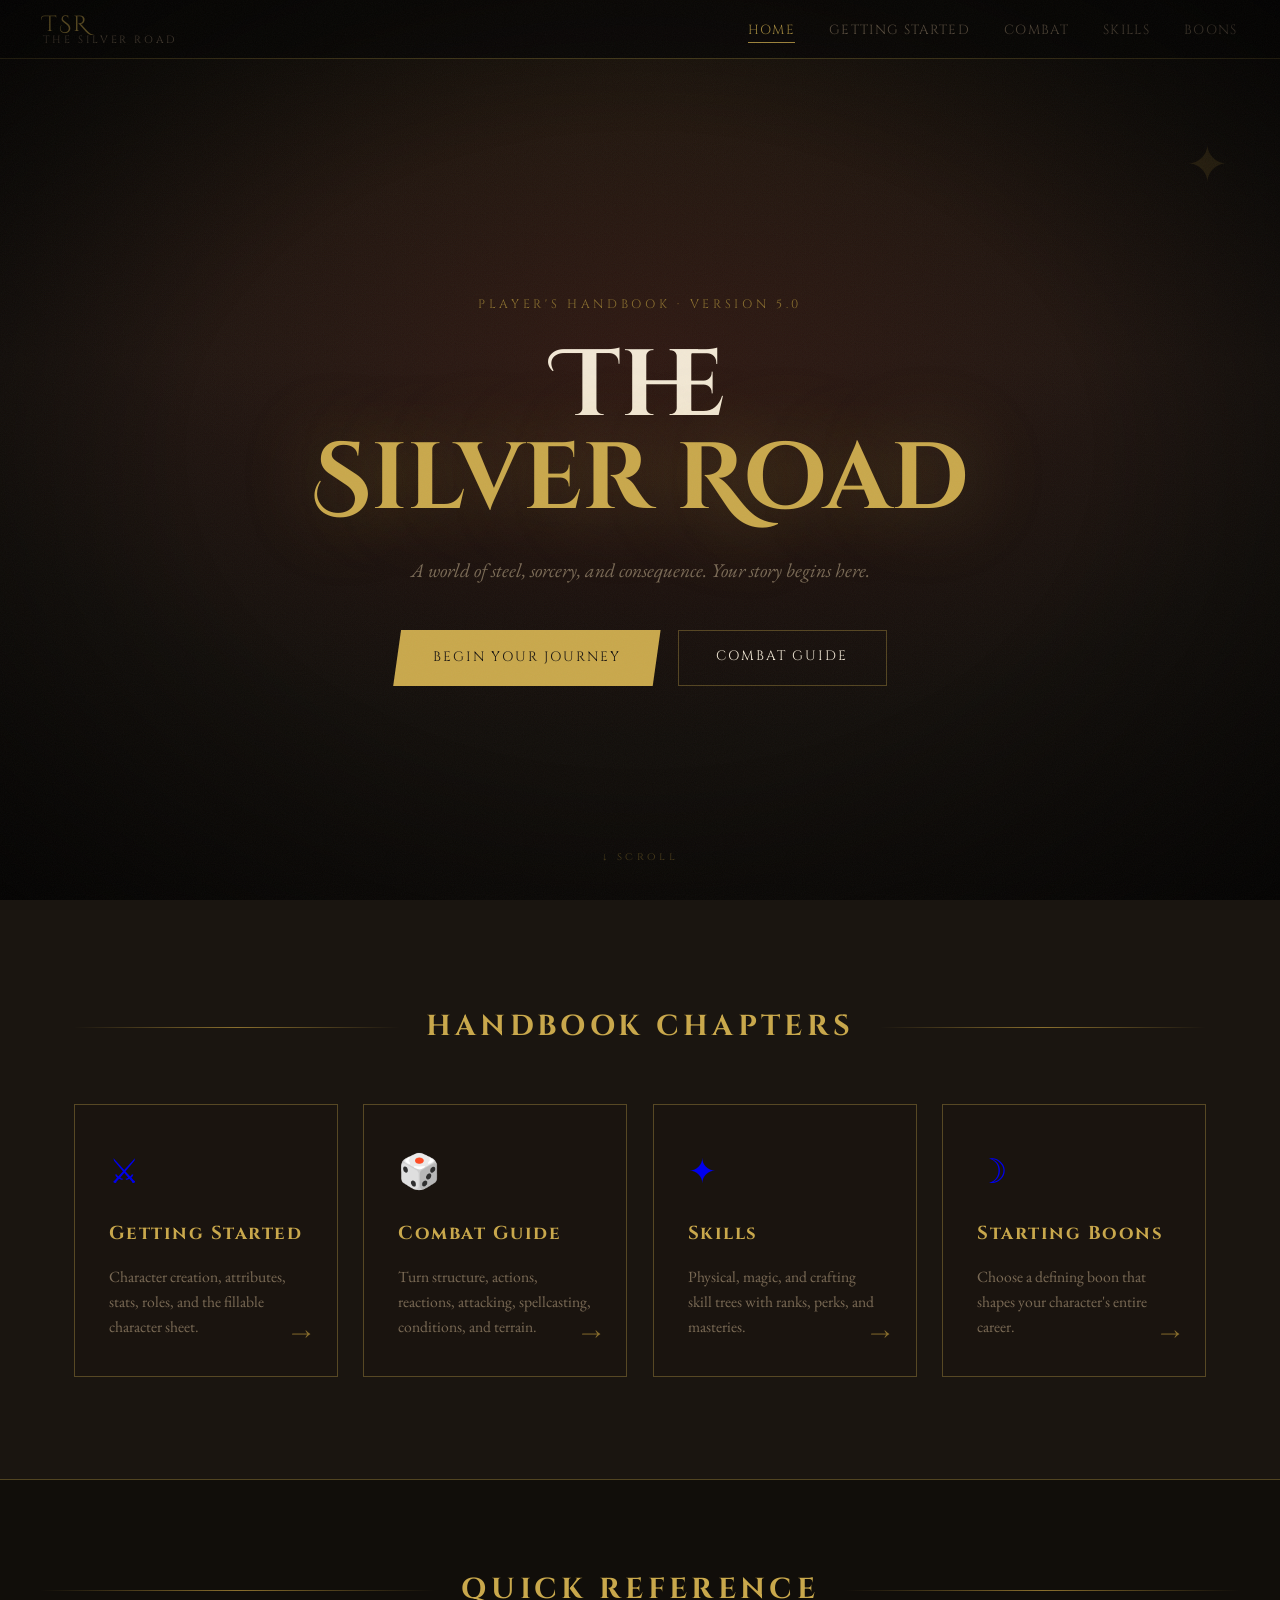
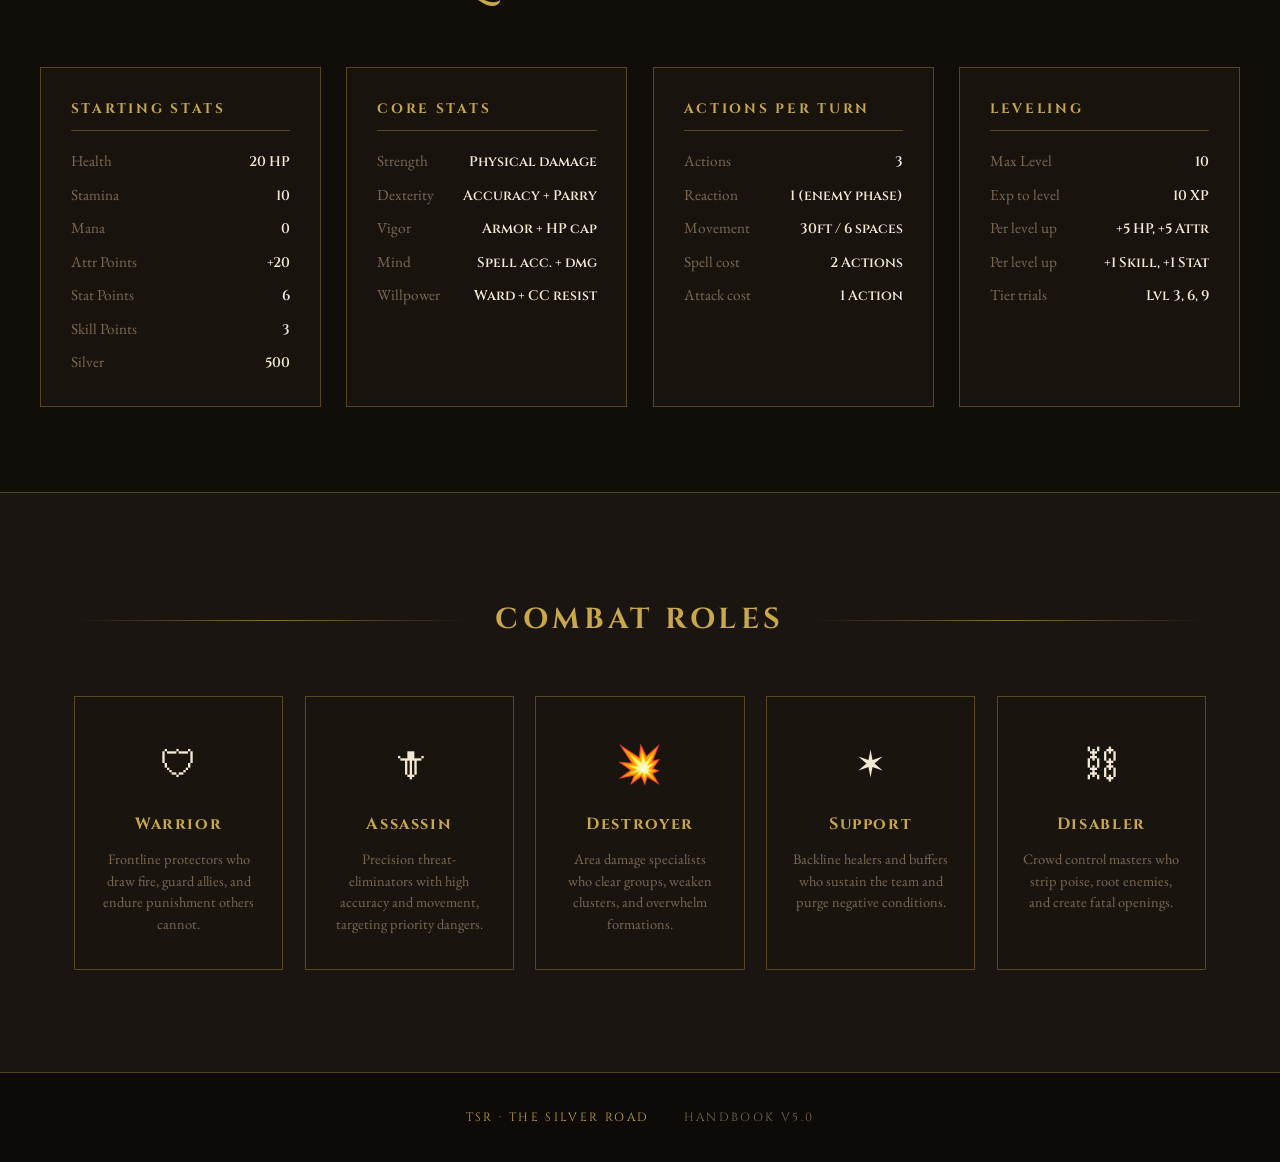
<file: tsr-handbook/index.html>
<!DOCTYPE html>
<html lang="en">
<head>
  <meta charset="UTF-8" />
  <meta name="viewport" content="width=device-width, initial-scale=1.0" />
  <title>TSR — The Silver Road | Player's Handbook</title>
  <link rel="stylesheet" href="css/style.css" />
  <link rel="preconnect" href="https://fonts.googleapis.com" />
  <link href="https://fonts.googleapis.com/css2?family=Cinzel+Decorative:wght@400;700;900&family=Cinzel:wght@400;600;700&family=EB+Garamond:ital,wght@0,400;0,500;0,600;1,400;1,500&display=swap" rel="stylesheet" />
</head>
<body>
  <div class="noise"></div>
  <div class="vignette"></div>

  <!-- Navigation -->
  <nav class="topnav">
    <div class="nav-brand">
      <span class="brand-tsr">TSR</span>
      <span class="brand-sub">The Silver Road</span>
    </div>
    <ul class="nav-links">
      <li><a href="index.html" class="active">Home</a></li>
      <li><a href="pages/getting-started.html">Getting Started</a></li>
      <li><a href="pages/combat.html">Combat</a></li>
      <li><a href="pages/skills.html">Skills</a></li>
      <li><a href="pages/boons.html">Boons</a></li>
    </ul>
    <button class="nav-toggle" aria-label="Toggle menu">☰</button>
  </nav>

  <!-- Hero -->
  <header class="hero">
    <div class="hero-bg"></div>
    <div class="hero-content">
      <p class="hero-eyebrow">Player's Handbook · Version 5.0</p>
      <h1 class="hero-title">
        <span class="title-line">The</span>
        <span class="title-line accent">Silver Road</span>
      </h1>
      <p class="hero-tagline">A world of steel, sorcery, and consequence. Your story begins here.</p>
      <div class="hero-cta">
        <a href="pages/getting-started.html" class="btn-primary">Begin Your Journey</a>
        <a href="pages/combat.html" class="btn-secondary">Combat Guide</a>
      </div>
    </div>
    <div class="hero-scroll-hint">↓ scroll</div>
  </header>

  <!-- Overview Cards -->
  <main>
    <section class="overview">
      <div class="section-header">
        <div class="section-rule"></div>
        <h2>Handbook Chapters</h2>
        <div class="section-rule"></div>
      </div>

      <div class="card-grid">
        <a href="pages/getting-started.html" class="chapter-card">
          <div class="card-icon">⚔</div>
          <h3>Getting Started</h3>
          <p>Character creation, attributes, stats, roles, and the fillable character sheet.</p>
          <span class="card-arrow">→</span>
        </a>

        <a href="pages/combat.html" class="chapter-card">
          <div class="card-icon">🎲</div>
          <h3>Combat Guide</h3>
          <p>Turn structure, actions, reactions, attacking, spellcasting, conditions, and terrain.</p>
          <span class="card-arrow">→</span>
        </a>

        <a href="pages/skills.html" class="chapter-card">
          <div class="card-icon">✦</div>
          <h3>Skills</h3>
          <p>Physical, magic, and crafting skill trees with ranks, perks, and masteries.</p>
          <span class="card-arrow">→</span>
        </a>

        <a href="pages/boons.html" class="chapter-card">
          <div class="card-icon">☽</div>
          <h3>Starting Boons</h3>
          <p>Choose a defining boon that shapes your character's entire career.</p>
          <span class="card-arrow">→</span>
        </a>
      </div>
    </section>

    <!-- Quick Reference Section -->
    <section class="quick-ref">
      <div class="section-header">
        <div class="section-rule"></div>
        <h2>Quick Reference</h2>
        <div class="section-rule"></div>
      </div>

      <div class="qr-grid">
        <div class="qr-block">
          <h4>Starting Stats</h4>
          <ul>
            <li><span class="qr-label">Health</span><span class="qr-val">20 HP</span></li>
            <li><span class="qr-label">Stamina</span><span class="qr-val">10</span></li>
            <li><span class="qr-label">Mana</span><span class="qr-val">0</span></li>
            <li><span class="qr-label">Attr Points</span><span class="qr-val">+20</span></li>
            <li><span class="qr-label">Stat Points</span><span class="qr-val">6</span></li>
            <li><span class="qr-label">Skill Points</span><span class="qr-val">3</span></li>
            <li><span class="qr-label">Silver</span><span class="qr-val">500</span></li>
          </ul>
        </div>
        <div class="qr-block">
          <h4>Core Stats</h4>
          <ul>
            <li><span class="qr-label">Strength</span><span class="qr-val">Physical damage</span></li>
            <li><span class="qr-label">Dexterity</span><span class="qr-val">Accuracy + Parry</span></li>
            <li><span class="qr-label">Vigor</span><span class="qr-val">Armor + HP cap</span></li>
            <li><span class="qr-label">Mind</span><span class="qr-val">Spell acc. + dmg</span></li>
            <li><span class="qr-label">Willpower</span><span class="qr-val">Ward + CC resist</span></li>
          </ul>
        </div>
        <div class="qr-block">
          <h4>Actions Per Turn</h4>
          <ul>
            <li><span class="qr-label">Actions</span><span class="qr-val">3</span></li>
            <li><span class="qr-label">Reaction</span><span class="qr-val">1 (enemy phase)</span></li>
            <li><span class="qr-label">Movement</span><span class="qr-val">30ft / 6 spaces</span></li>
            <li><span class="qr-label">Spell cost</span><span class="qr-val">2 Actions</span></li>
            <li><span class="qr-label">Attack cost</span><span class="qr-val">1 Action</span></li>
          </ul>
        </div>
        <div class="qr-block">
          <h4>Leveling</h4>
          <ul>
            <li><span class="qr-label">Max Level</span><span class="qr-val">10</span></li>
            <li><span class="qr-label">Exp to level</span><span class="qr-val">10 XP</span></li>
            <li><span class="qr-label">Per level up</span><span class="qr-val">+5 HP, +5 Attr</span></li>
            <li><span class="qr-label">Per level up</span><span class="qr-val">+1 Skill, +1 Stat</span></li>
            <li><span class="qr-label">Tier trials</span><span class="qr-val">Lvl 3, 6, 9</span></li>
          </ul>
        </div>
      </div>
    </section>

    <!-- Roles Section -->
    <section class="roles-section">
      <div class="section-header">
        <div class="section-rule"></div>
        <h2>Combat Roles</h2>
        <div class="section-rule"></div>
      </div>
      <div class="roles-grid">
        <div class="role-card warrior">
          <div class="role-icon">🛡</div>
          <h3>Warrior</h3>
          <p>Frontline protectors who draw fire, guard allies, and endure punishment others cannot.</p>
        </div>
        <div class="role-card assassin">
          <div class="role-icon">🗡</div>
          <h3>Assassin</h3>
          <p>Precision threat-eliminators with high accuracy and movement, targeting priority dangers.</p>
        </div>
        <div class="role-card destroyer">
          <div class="role-icon">💥</div>
          <h3>Destroyer</h3>
          <p>Area damage specialists who clear groups, weaken clusters, and overwhelm formations.</p>
        </div>
        <div class="role-card support">
          <div class="role-icon">✶</div>
          <h3>Support</h3>
          <p>Backline healers and buffers who sustain the team and purge negative conditions.</p>
        </div>
        <div class="role-card disabler">
          <div class="role-icon">⛓</div>
          <h3>Disabler</h3>
          <p>Crowd control masters who strip poise, root enemies, and create fatal openings.</p>
        </div>
      </div>
    </section>
  </main>

  <footer class="site-footer">
    <div class="footer-inner">
      <span class="footer-brand">TSR · The Silver Road</span>
      <span class="footer-version">Handbook v5.0</span>
    </div>
  </footer>

  <script src="js/nav.js"></script>
</body>
</html>
</file>
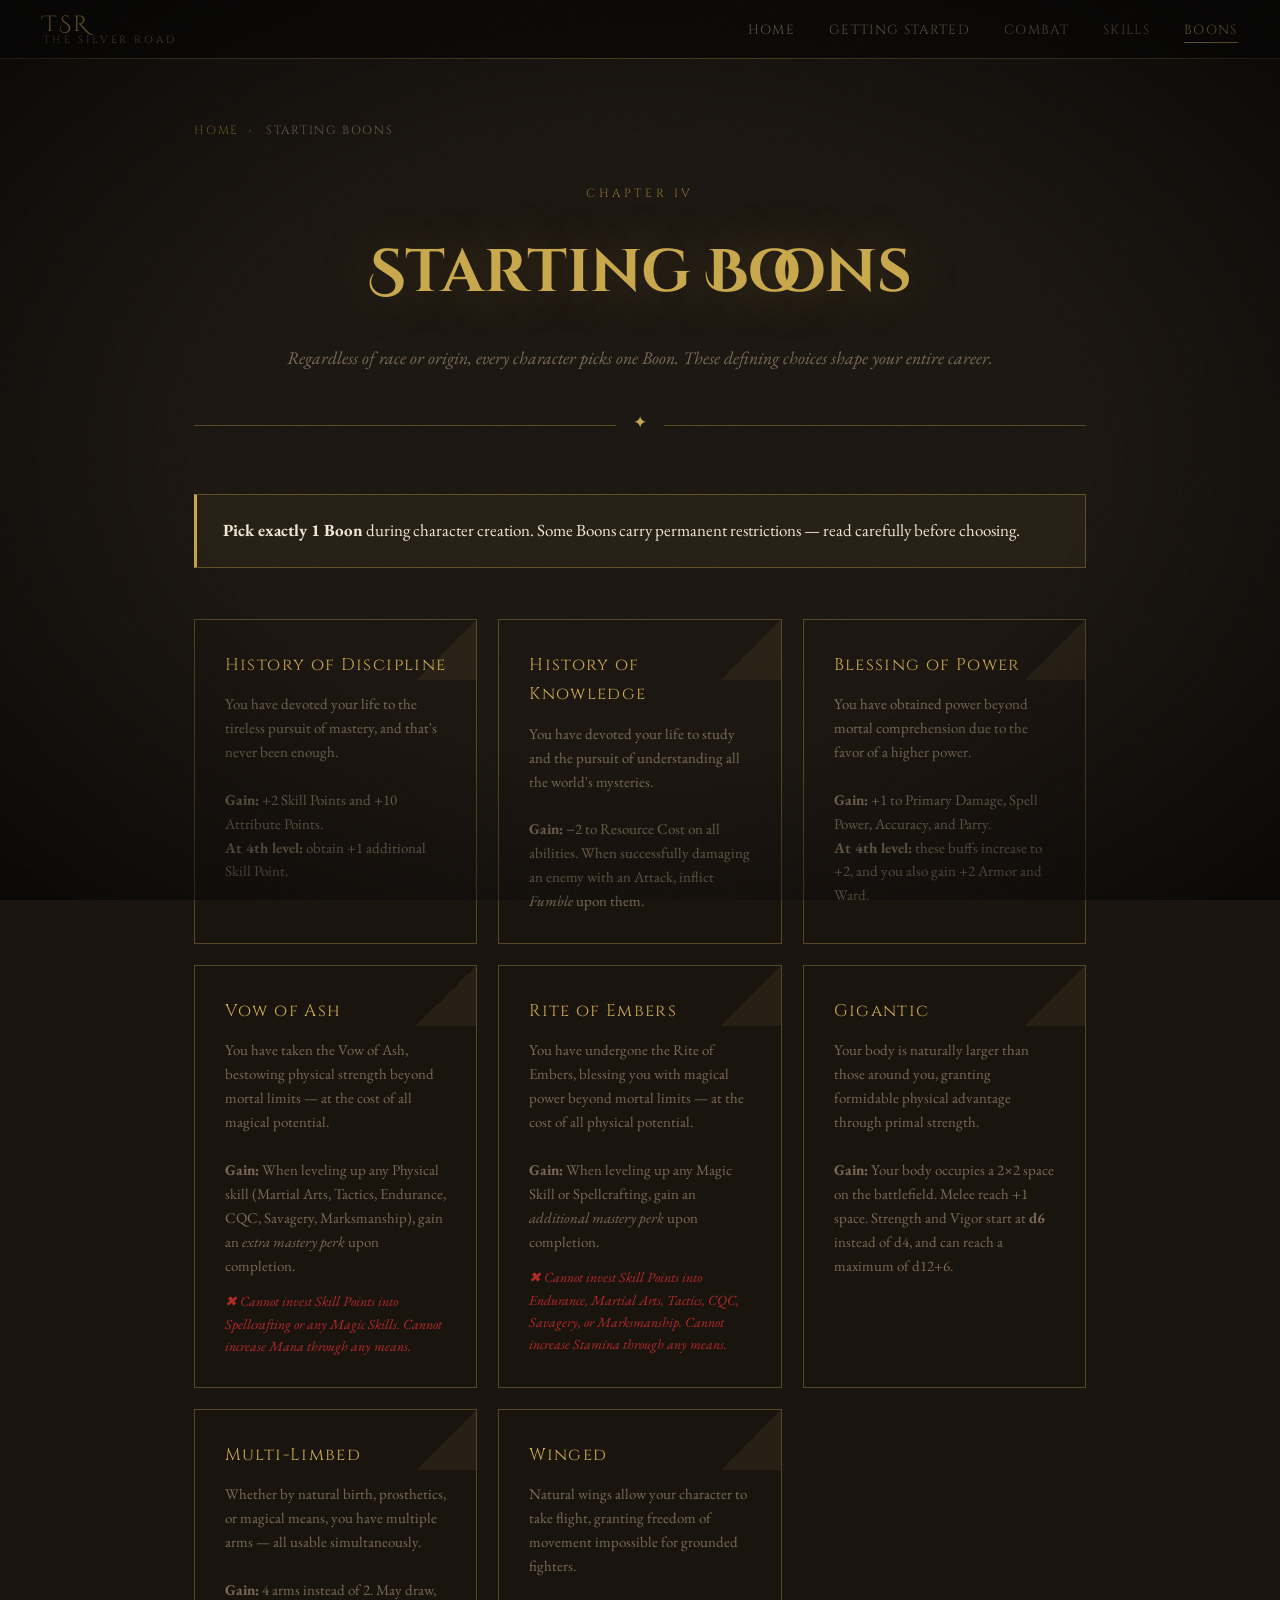
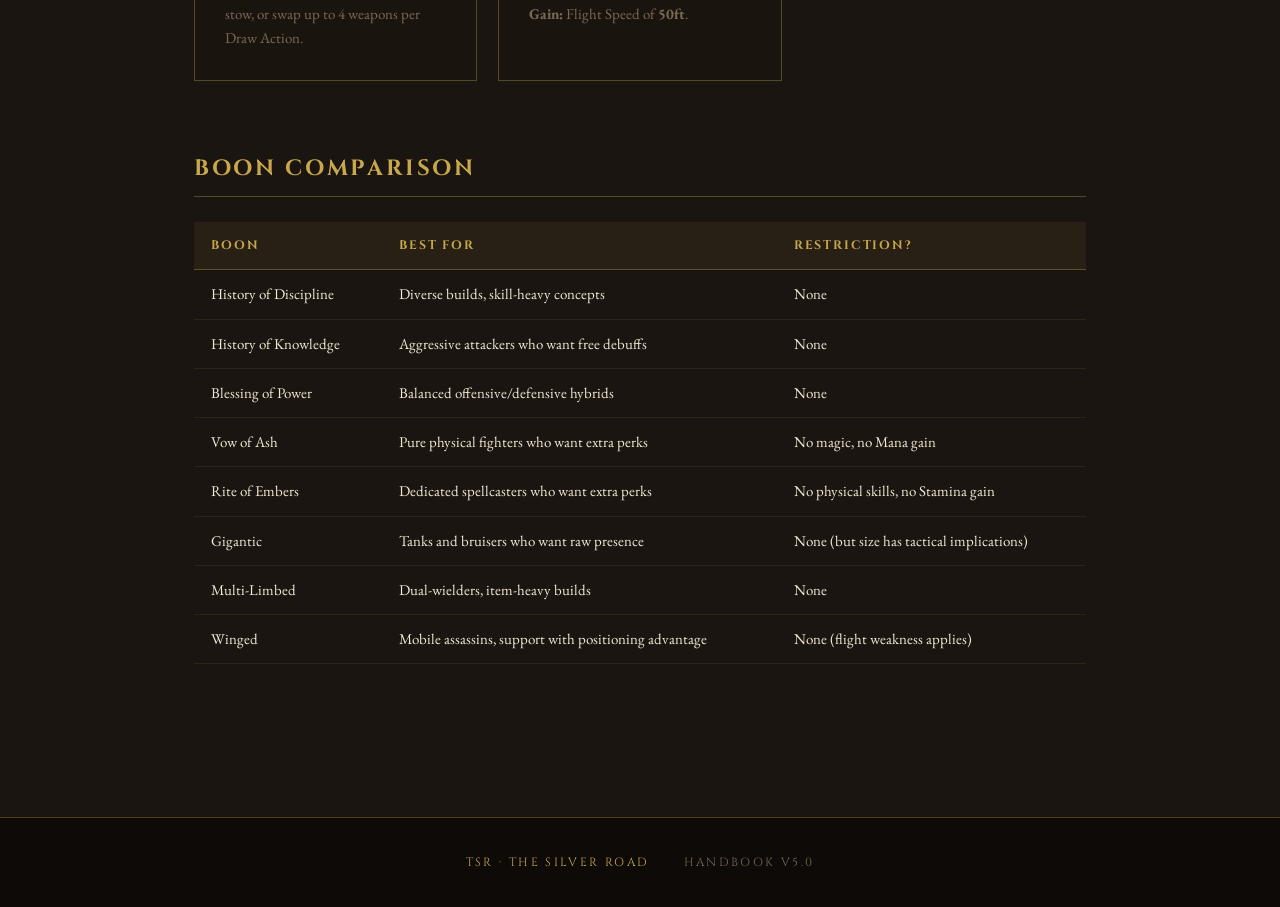
<file: pages/boons.html>
<!DOCTYPE html>
<html lang="en">
<head>
  <meta charset="UTF-8" />
  <meta name="viewport" content="width=device-width, initial-scale=1.0" />
  <title>Starting Boons — TSR Player's Handbook</title>
  <link rel="stylesheet" href="../css/style.css" />
  <link rel="preconnect" href="https://fonts.googleapis.com" />
  <link href="https://fonts.googleapis.com/css2?family=Cinzel+Decorative:wght@400;700;900&family=Cinzel:wght@400;600;700&family=EB+Garamond:ital,wght@0,400;0,500;0,600;1,400;1,500&display=swap" rel="stylesheet" />
</head>
<body>
  <div class="noise"></div>
  <div class="vignette"></div>

  <nav class="topnav">
    <div class="nav-brand">
      <span class="brand-tsr">TSR</span>
      <span class="brand-sub">The Silver Road</span>
    </div>
    <ul class="nav-links">
      <li><a href="../index.html">Home</a></li>
      <li><a href="getting-started.html">Getting Started</a></li>
      <li><a href="combat.html">Combat</a></li>
      <li><a href="skills.html">Skills</a></li>
      <li><a href="boons.html" class="active">Boons</a></li>
    </ul>
    <button class="nav-toggle">☰</button>
  </nav>

  <div class="page-wrap">
    <div class="breadcrumb">
      <a href="../index.html">Home</a><span>›</span> Starting Boons
    </div>

    <div class="page-hero">
      <p class="page-eyebrow">Chapter IV</p>
      <h1 class="page-title">Starting Boons</h1>
      <p class="page-lead">Regardless of race or origin, every character picks one Boon. These defining choices shape your entire career.</p>
    </div>

    <div class="callout" style="margin-bottom:3rem;">
      <strong>Pick exactly 1 Boon</strong> during character creation. Some Boons carry permanent restrictions — read carefully before choosing.
    </div>

    <div class="boon-grid">

      <div class="boon-card">
        <div class="boon-name">History of Discipline</div>
        <div class="boon-desc">You have devoted your life to the tireless pursuit of mastery, and that's never been enough.<br/><br/>
          <strong>Gain:</strong> +2 Skill Points and +10 Attribute Points.<br/>
          <strong>At 4th level:</strong> obtain +1 additional Skill Point.
        </div>
      </div>

      <div class="boon-card">
        <div class="boon-name">History of Knowledge</div>
        <div class="boon-desc">You have devoted your life to study and the pursuit of understanding all the world's mysteries.<br/><br/>
          <strong>Gain:</strong> −2 to Resource Cost on all abilities. When successfully damaging an enemy with an Attack, inflict <em>Fumble</em> upon them.
        </div>
      </div>

      <div class="boon-card">
        <div class="boon-name">Blessing of Power</div>
        <div class="boon-desc">You have obtained power beyond mortal comprehension due to the favor of a higher power.<br/><br/>
          <strong>Gain:</strong> +1 to Primary Damage, Spell Power, Accuracy, and Parry.<br/>
          <strong>At 4th level:</strong> these buffs increase to +2, and you also gain +2 Armor and Ward.
        </div>
      </div>

      <div class="boon-card">
        <div class="boon-name">Vow of Ash</div>
        <div class="boon-desc">You have taken the Vow of Ash, bestowing physical strength beyond mortal limits — at the cost of all magical potential.<br/><br/>
          <strong>Gain:</strong> When leveling up any Physical skill (Martial Arts, Tactics, Endurance, CQC, Savagery, Marksmanship), gain an <em>extra mastery perk</em> upon completion.
          <div class="boon-restriction">✖ Cannot invest Skill Points into Spellcrafting or any Magic Skills. Cannot increase Mana through any means.</div>
        </div>
      </div>

      <div class="boon-card">
        <div class="boon-name">Rite of Embers</div>
        <div class="boon-desc">You have undergone the Rite of Embers, blessing you with magical power beyond mortal limits — at the cost of all physical potential.<br/><br/>
          <strong>Gain:</strong> When leveling up any Magic Skill or Spellcrafting, gain an <em>additional mastery perk</em> upon completion.
          <div class="boon-restriction">✖ Cannot invest Skill Points into Endurance, Martial Arts, Tactics, CQC, Savagery, or Marksmanship. Cannot increase Stamina through any means.</div>
        </div>
      </div>

      <div class="boon-card">
        <div class="boon-name">Gigantic</div>
        <div class="boon-desc">Your body is naturally larger than those around you, granting formidable physical advantage through primal strength.<br/><br/>
          <strong>Gain:</strong> Your body occupies a 2×2 space on the battlefield. Melee reach +1 space. Strength and Vigor start at <strong>d6</strong> instead of d4, and can reach a maximum of d12+6.
        </div>
      </div>

      <div class="boon-card">
        <div class="boon-name">Multi-Limbed</div>
        <div class="boon-desc">Whether by natural birth, prosthetics, or magical means, you have multiple arms — all usable simultaneously.<br/><br/>
          <strong>Gain:</strong> 4 arms instead of 2. May draw, stow, or swap up to 4 weapons per Draw Action.
        </div>
      </div>

      <div class="boon-card">
        <div class="boon-name">Winged</div>
        <div class="boon-desc">Natural wings allow your character to take flight, granting freedom of movement impossible for grounded fighters.<br/><br/>
          <strong>Gain:</strong> Flight Speed of <strong>50ft</strong>.
        </div>
      </div>

    </div>

    <section class="content-section" style="margin-top: 4rem;">
      <h2>Boon Comparison</h2>
      <table class="styled-table">
        <thead>
          <tr>
            <th>Boon</th>
            <th>Best For</th>
            <th>Restriction?</th>
          </tr>
        </thead>
        <tbody>
          <tr><td>History of Discipline</td><td>Diverse builds, skill-heavy concepts</td><td>None</td></tr>
          <tr><td>History of Knowledge</td><td>Aggressive attackers who want free debuffs</td><td>None</td></tr>
          <tr><td>Blessing of Power</td><td>Balanced offensive/defensive hybrids</td><td>None</td></tr>
          <tr><td>Vow of Ash</td><td>Pure physical fighters who want extra perks</td><td>No magic, no Mana gain</td></tr>
          <tr><td>Rite of Embers</td><td>Dedicated spellcasters who want extra perks</td><td>No physical skills, no Stamina gain</td></tr>
          <tr><td>Gigantic</td><td>Tanks and bruisers who want raw presence</td><td>None (but size has tactical implications)</td></tr>
          <tr><td>Multi-Limbed</td><td>Dual-wielders, item-heavy builds</td><td>None</td></tr>
          <tr><td>Winged</td><td>Mobile assassins, support with positioning advantage</td><td>None (flight weakness applies)</td></tr>
        </tbody>
      </table>
    </section>
  </div>

  <footer class="site-footer">
    <div class="footer-inner">
      <span class="footer-brand">TSR · The Silver Road</span>
      <span class="footer-version">Handbook v5.0</span>
    </div>
  </footer>

  <script src="../js/nav.js"></script>
</body>
</html>
</file>
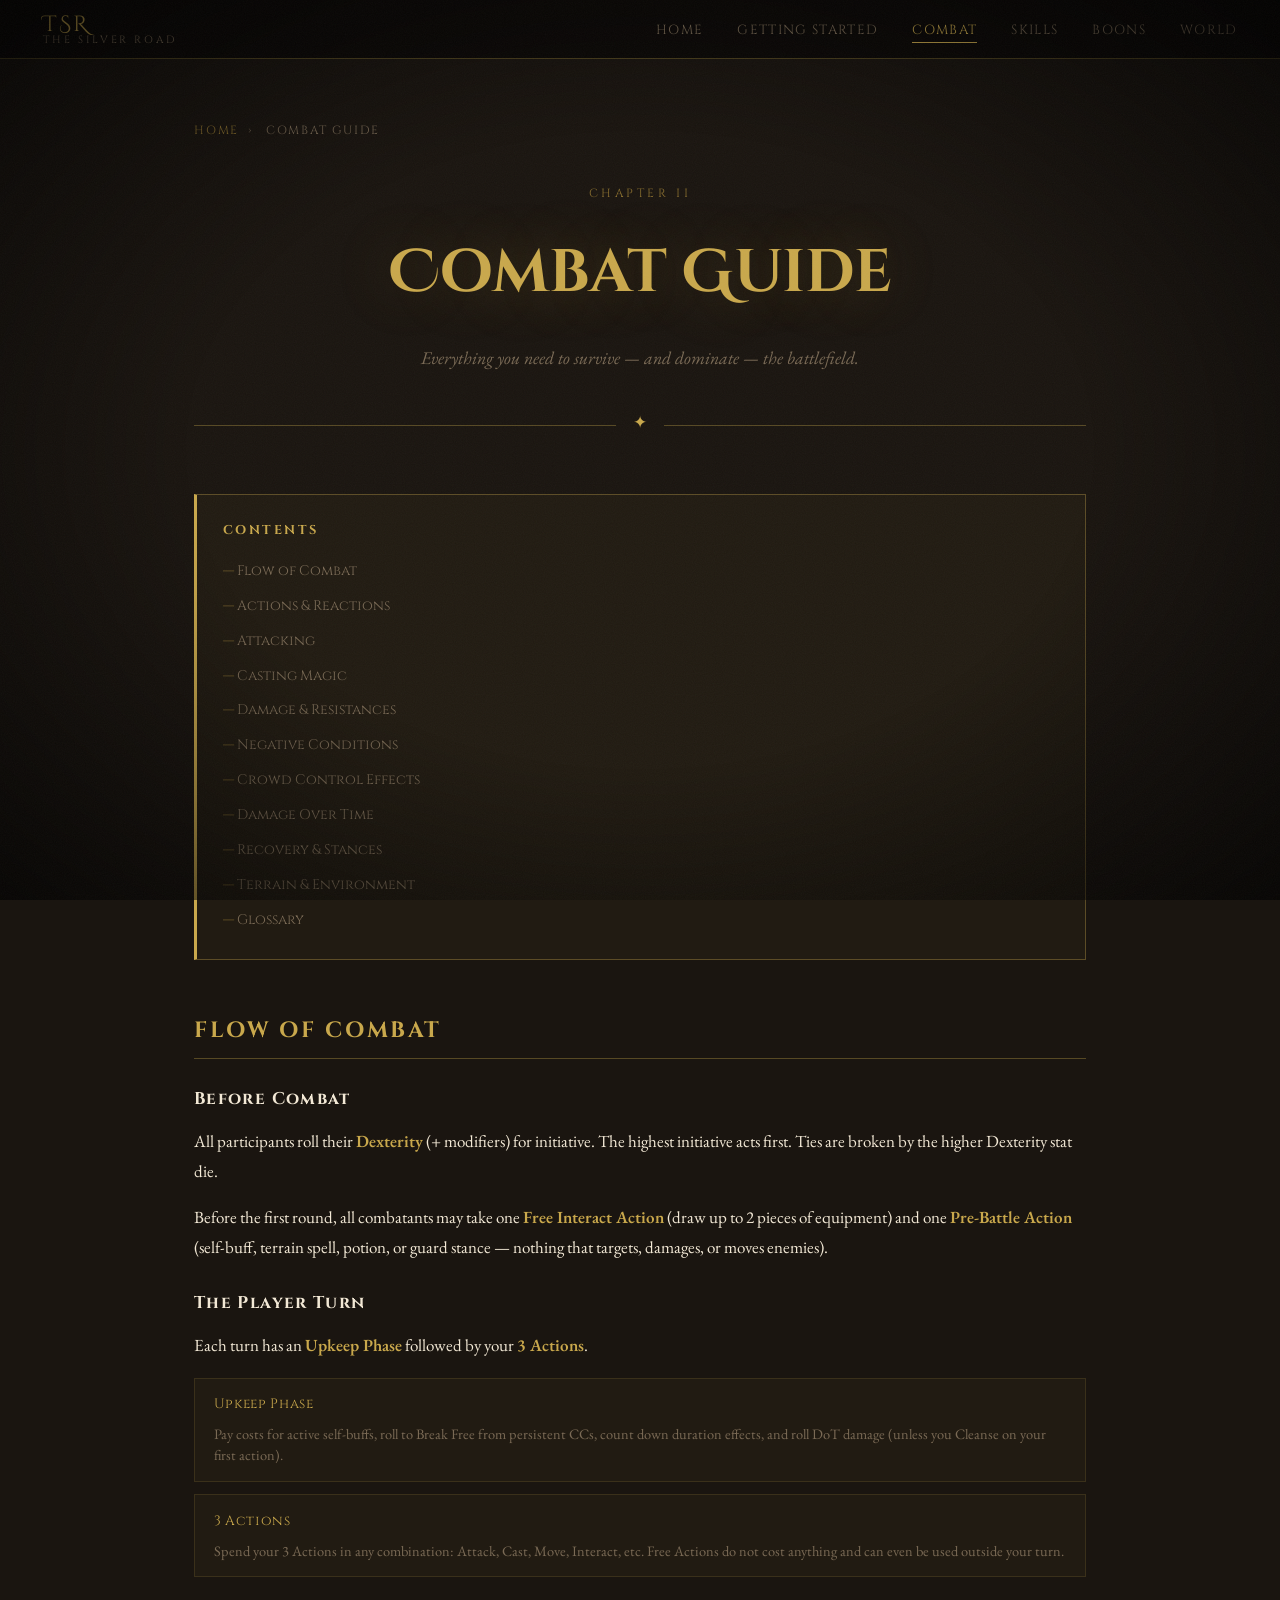
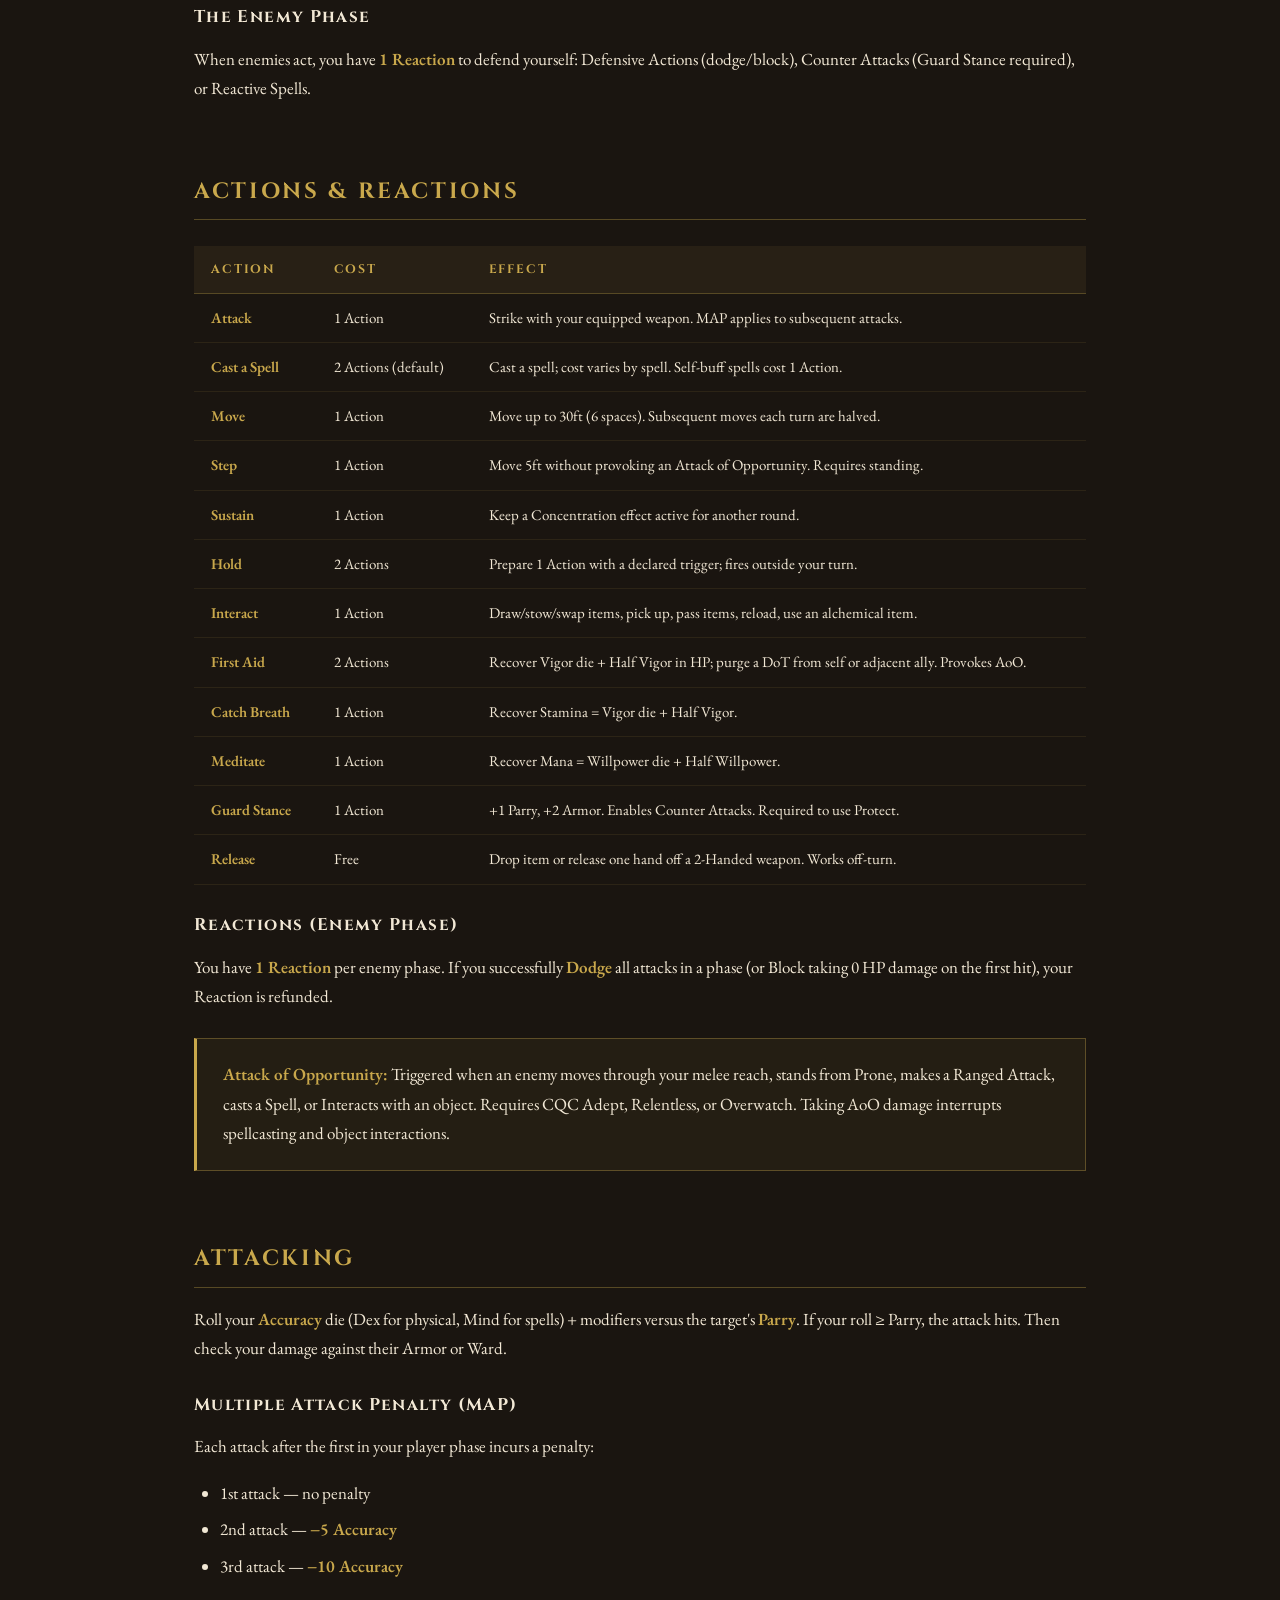
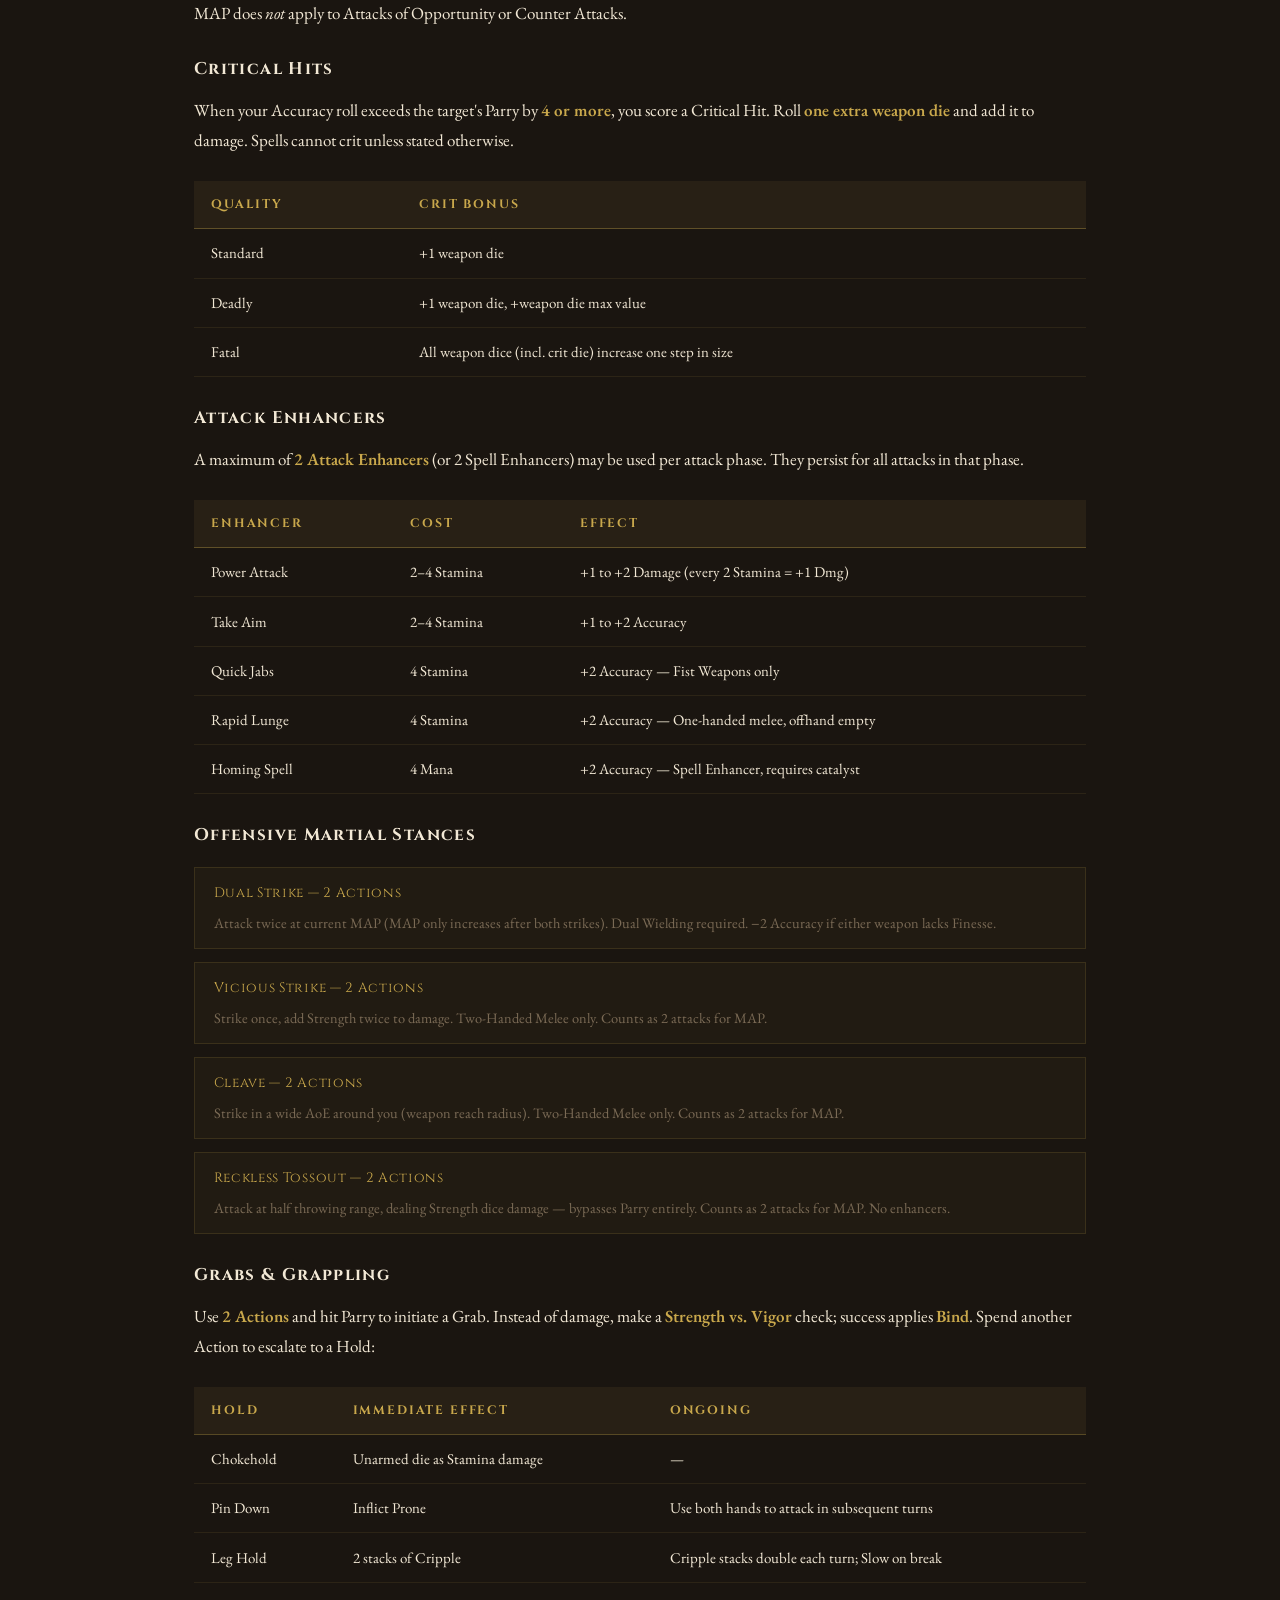
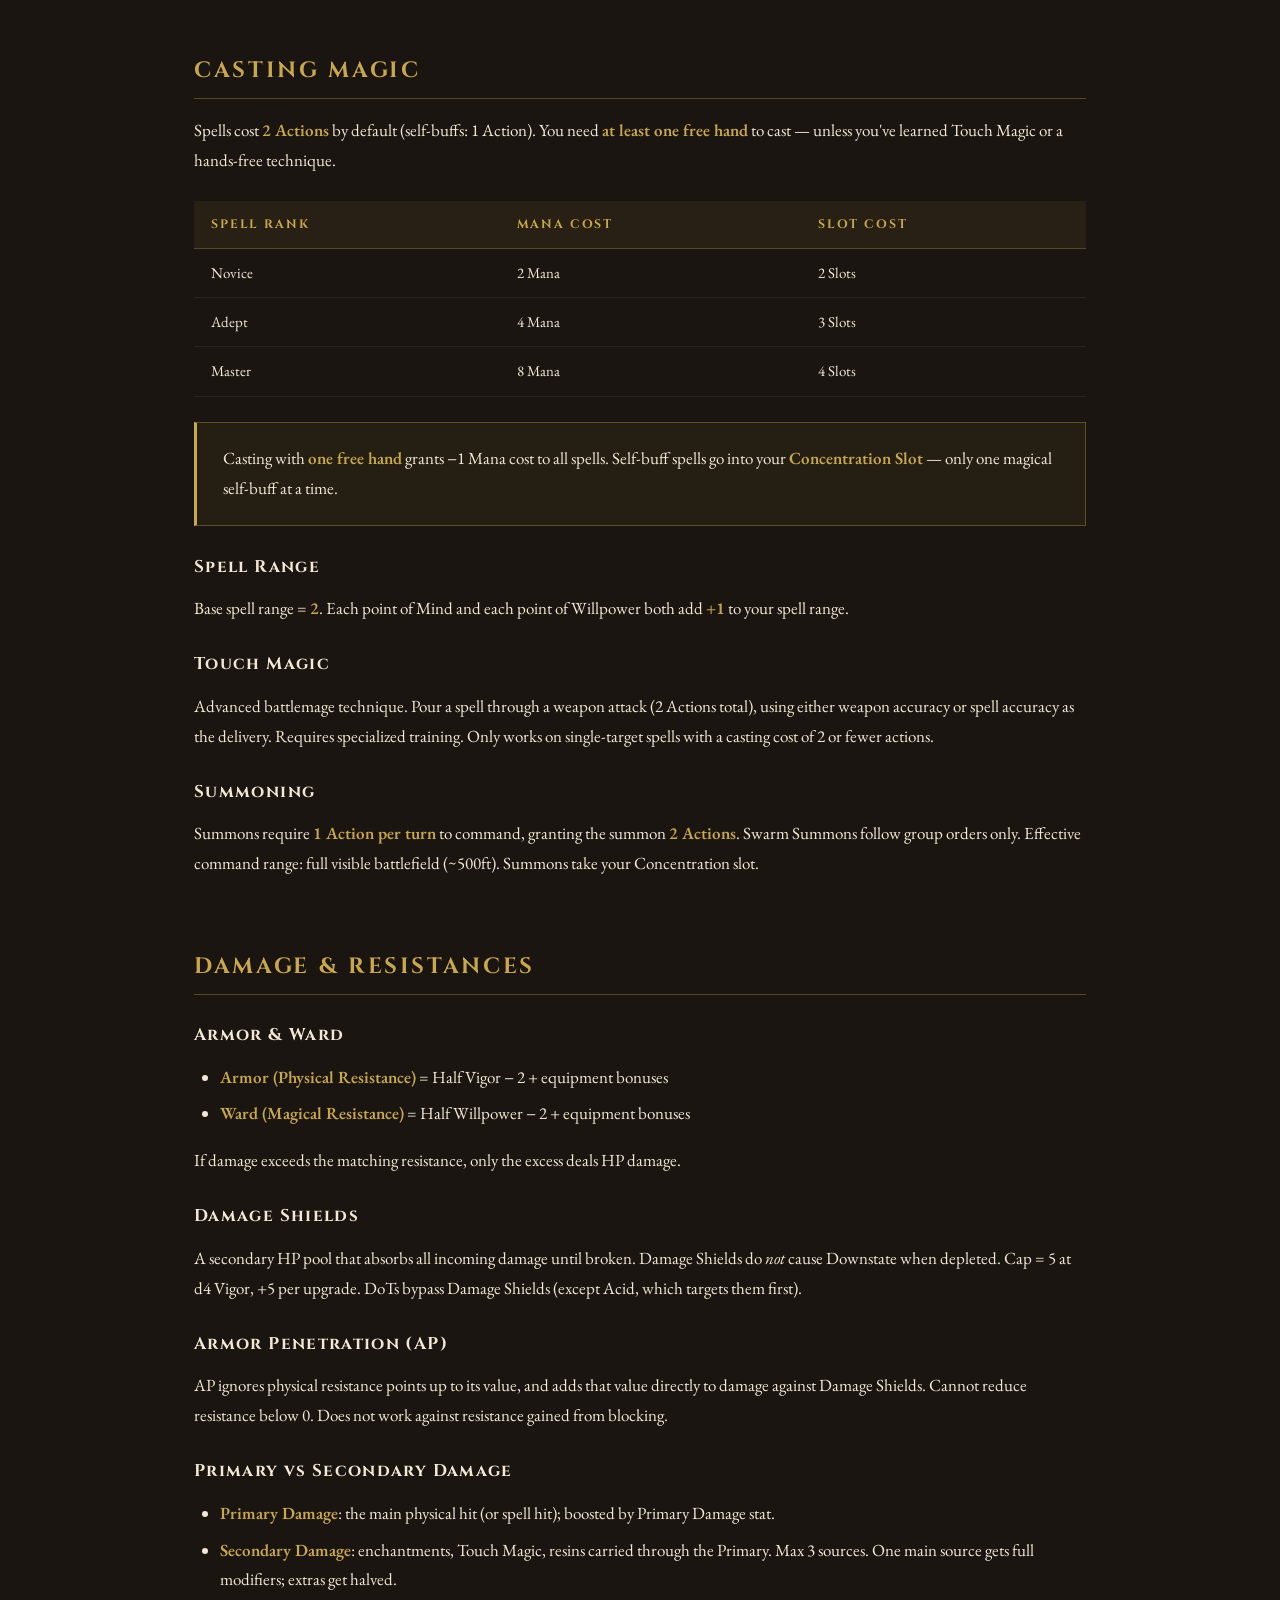
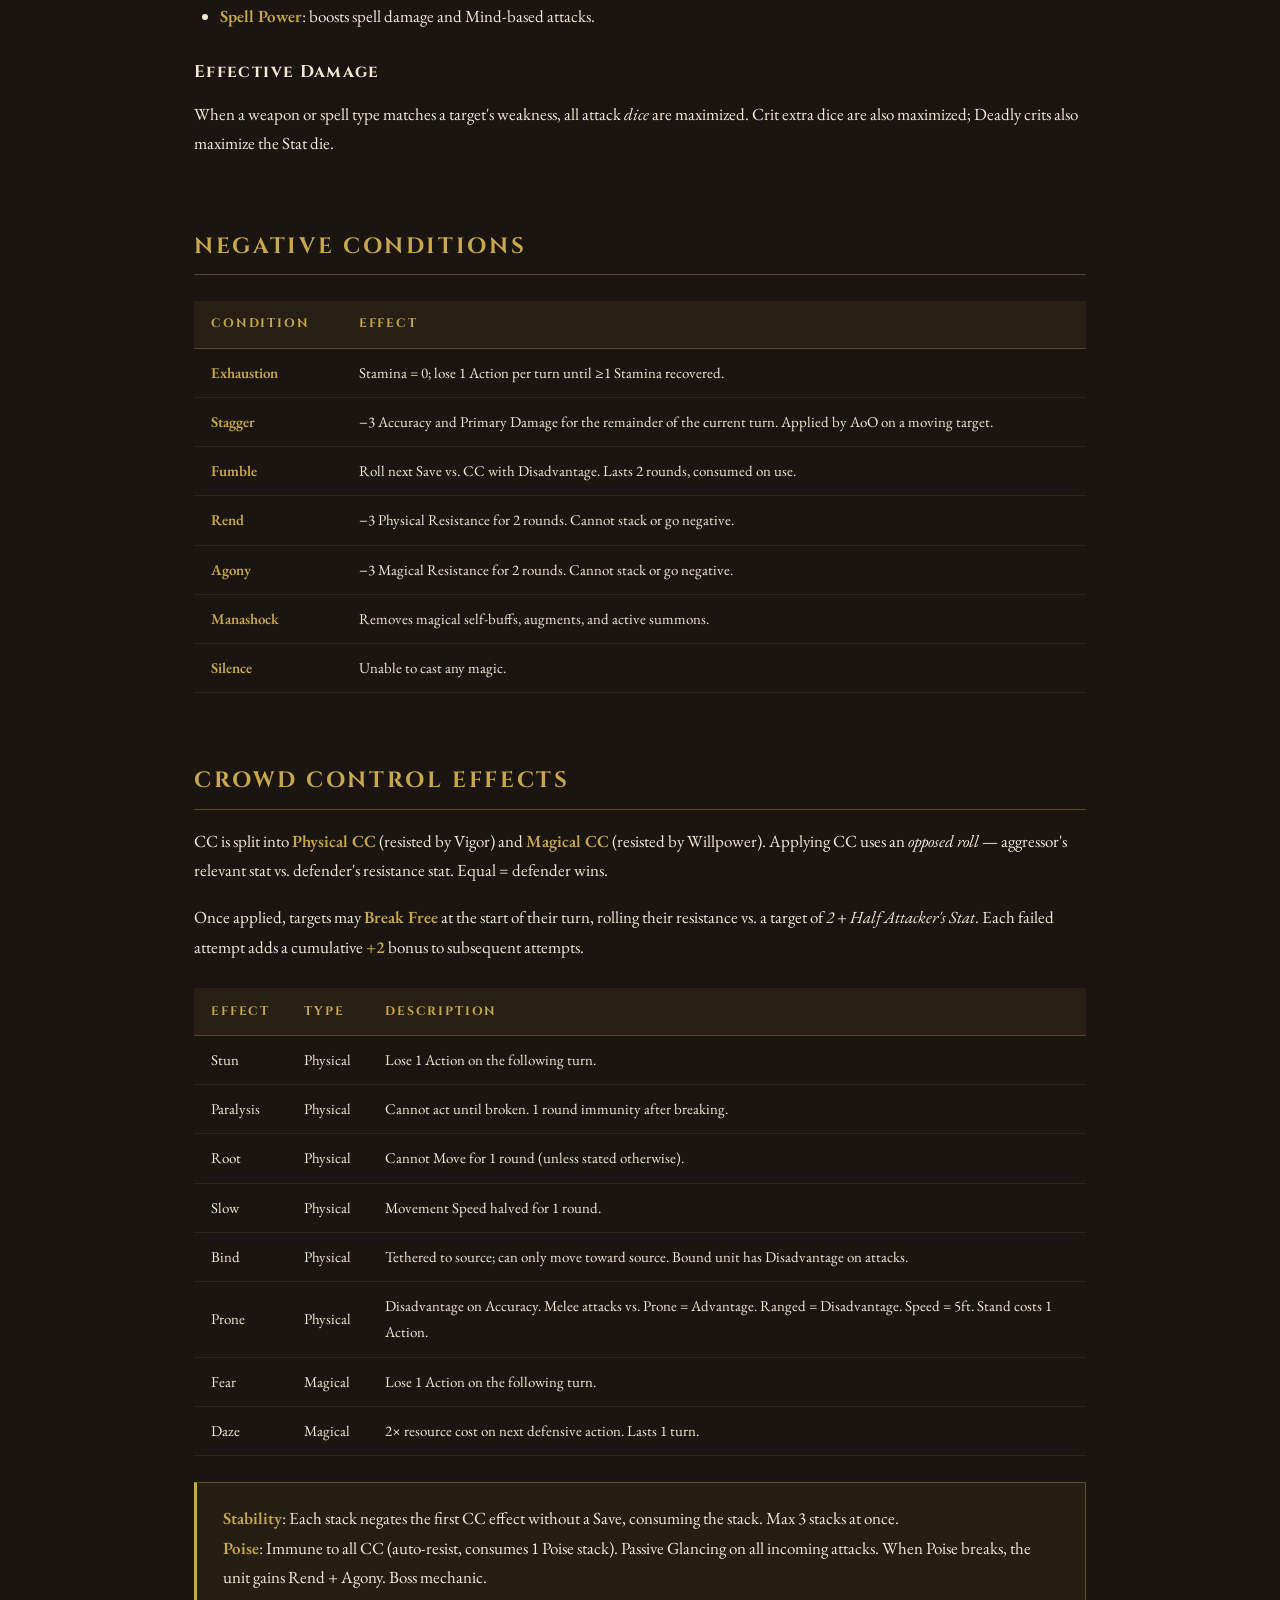
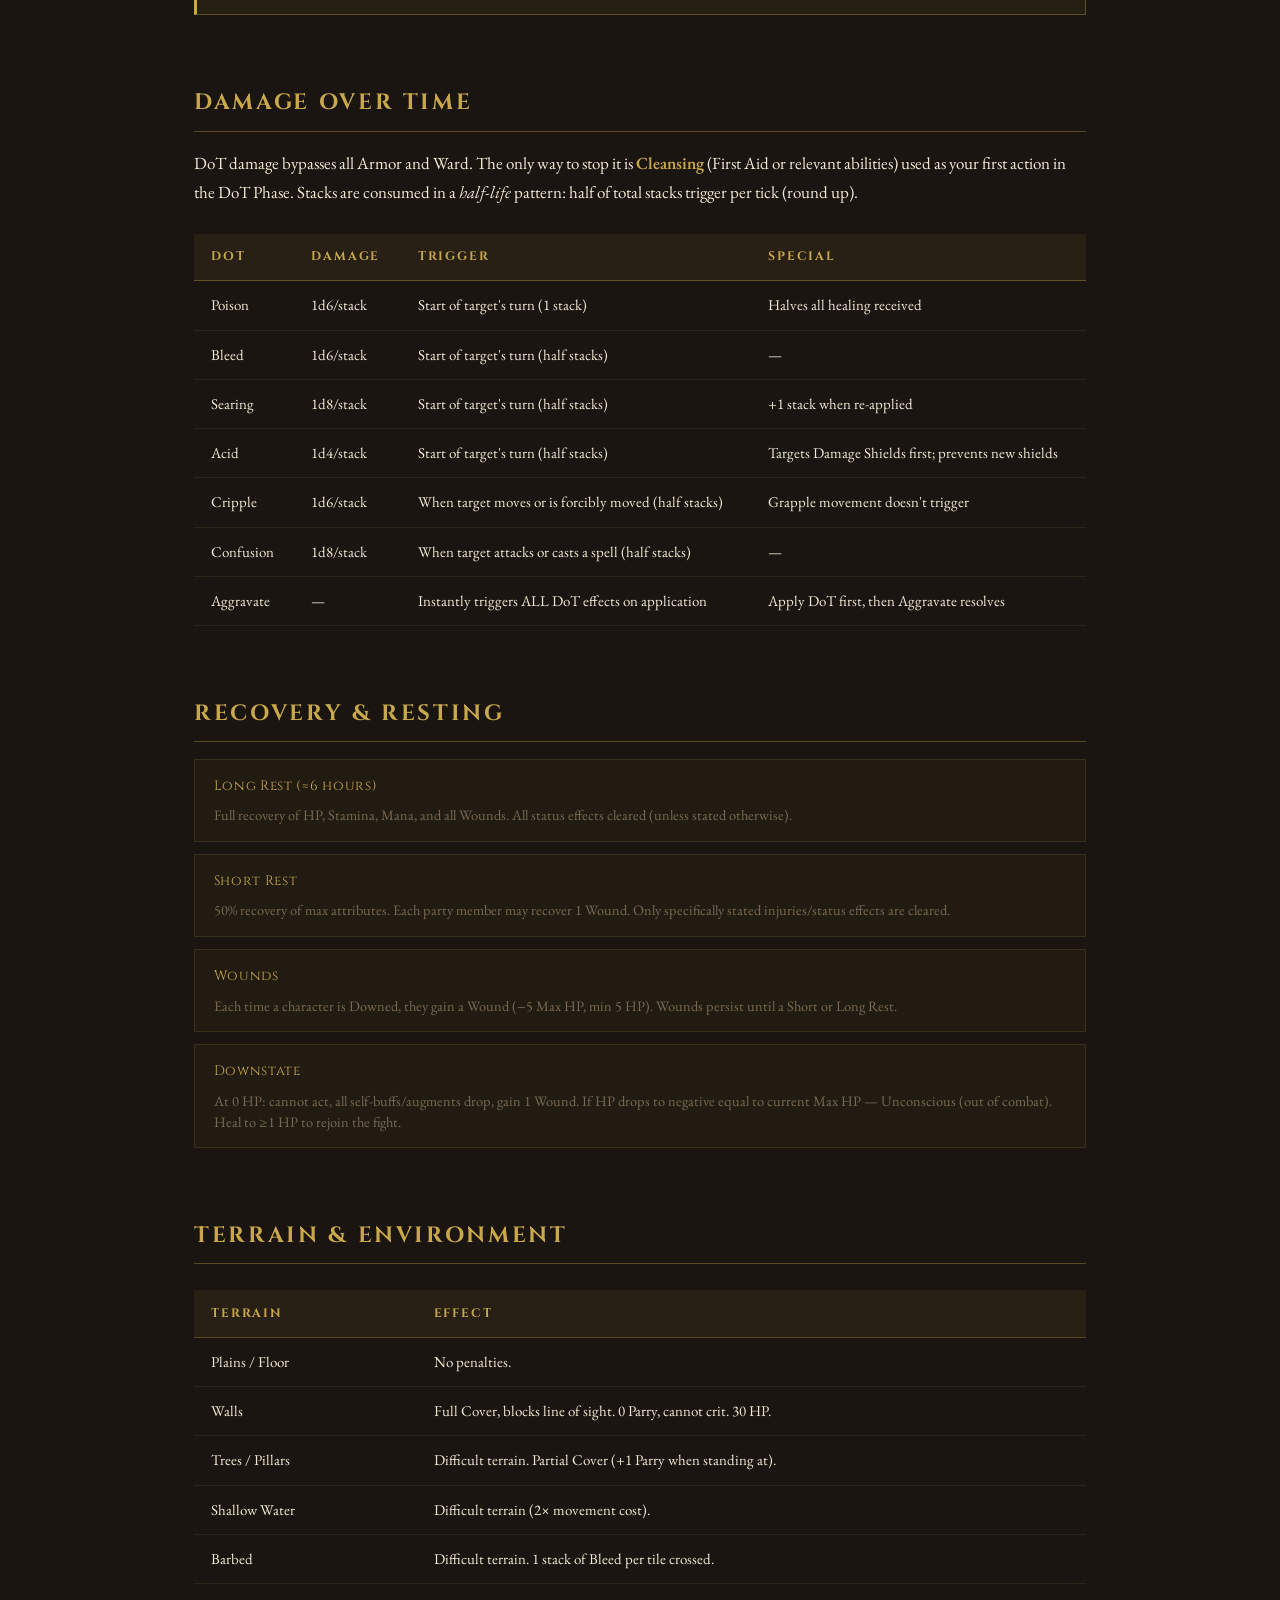
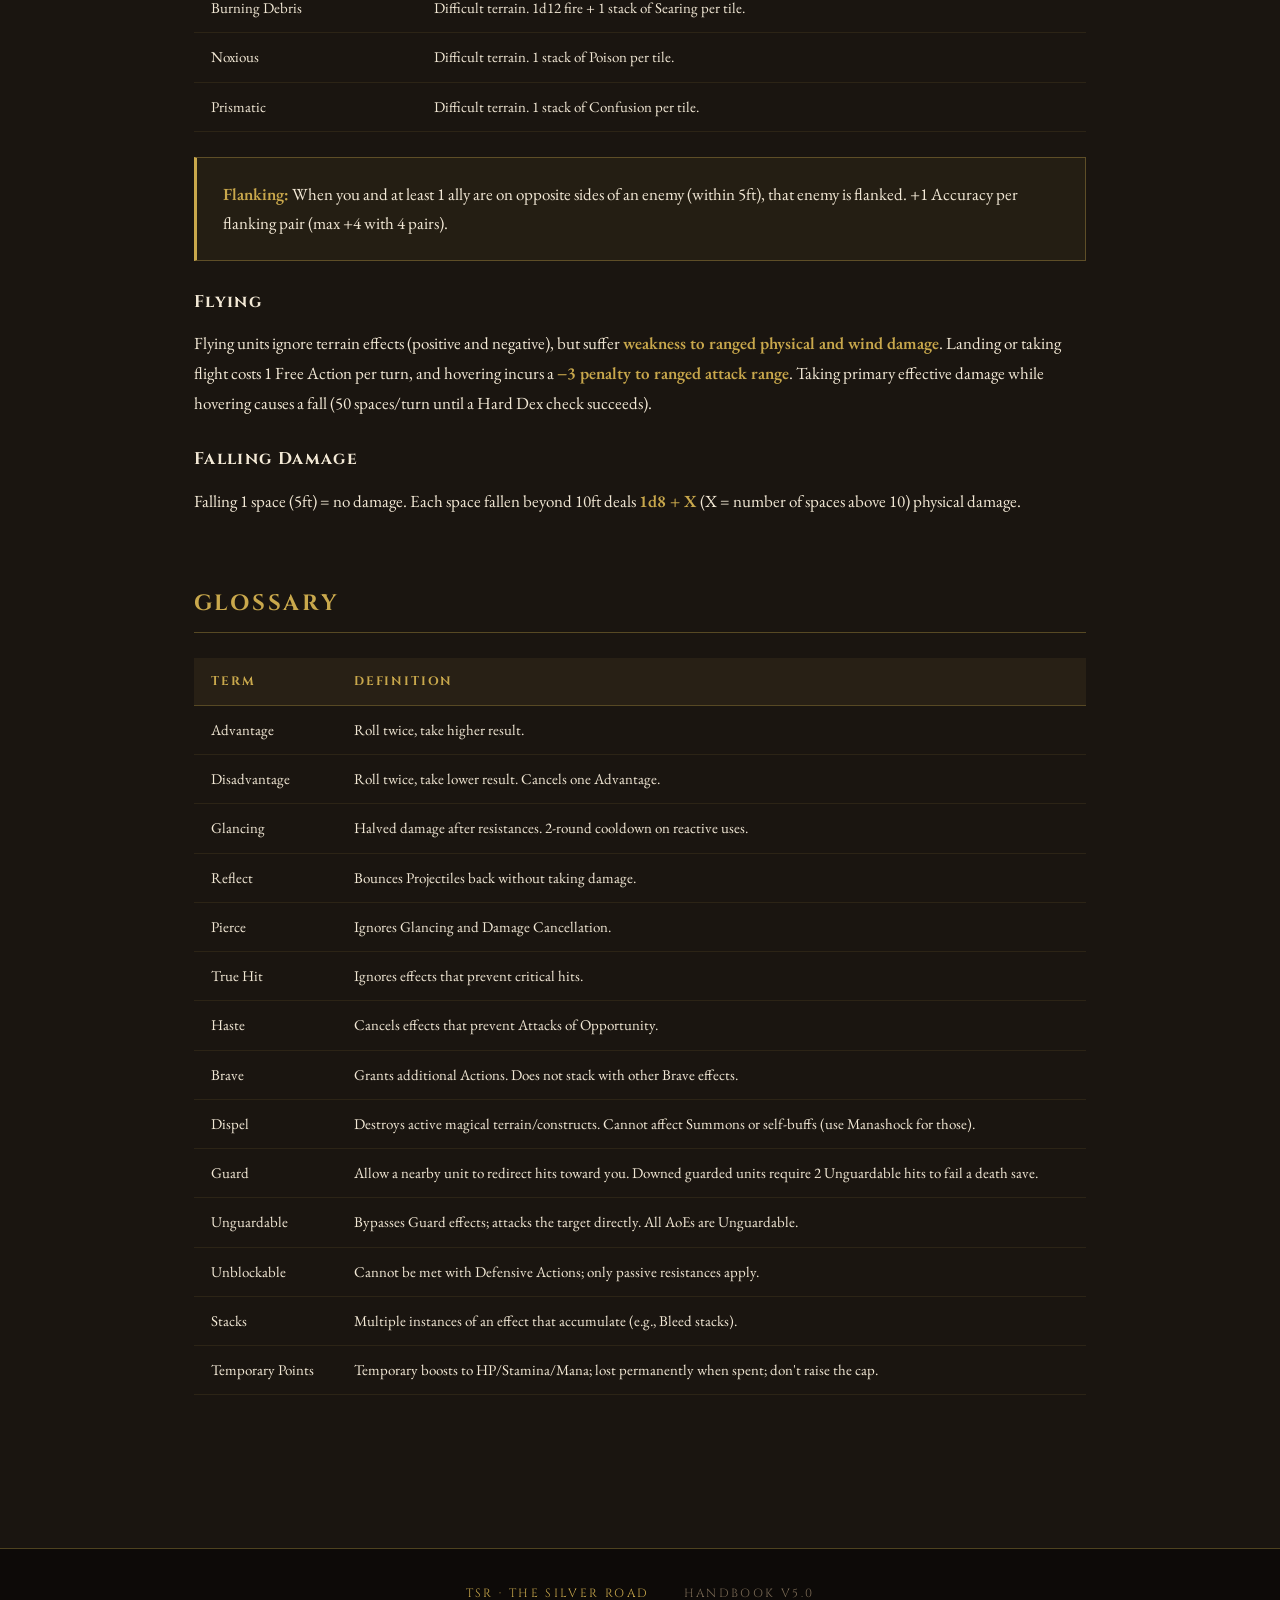
<file: pages/combat.html>
<!DOCTYPE html>
<html lang="en">
<head>
  <meta charset="UTF-8" />
  <meta name="viewport" content="width=device-width, initial-scale=1.0" />
  <title>Combat Guide — TSR Player's Handbook</title>
  <link rel="stylesheet" href="../css/style.css" />
  <link rel="preconnect" href="https://fonts.googleapis.com" />
  <link href="https://fonts.googleapis.com/css2?family=Cinzel+Decorative:wght@400;700;900&family=Cinzel:wght@400;600;700&family=EB+Garamond:ital,wght@0,400;0,500;0,600;1,400;1,500&display=swap" rel="stylesheet" />
</head>
<body>
  <div class="noise"></div>
  <div class="vignette"></div>

  <nav class="topnav">
    <div class="nav-brand">
      <span class="brand-tsr">TSR</span>
      <span class="brand-sub">The Silver Road</span>
    </div>
    <ul class="nav-links">
      <li><a href="../index.html">Home</a></li>
      <li><a href="getting-started.html">Getting Started</a></li>
      <li><a href="combat.html" class="active">Combat</a></li>
      <li><a href="skills.html">Skills</a></li>
      <li><a href="boons.html">Boons</a></li>
      <li><a href="world.html">World</a></li>
    </ul>
    <button class="nav-toggle">☰</button>
  </nav>

  <div class="page-wrap">
    <div class="breadcrumb">
      <a href="../index.html">Home</a><span>›</span> Combat Guide
    </div>

    <div class="page-hero">
      <p class="page-eyebrow">Chapter II</p>
      <h1 class="page-title">Combat Guide</h1>
      <p class="page-lead">Everything you need to survive — and dominate — the battlefield.</p>
    </div>

    <nav class="toc">
      <h4>Contents</h4>
      <ul>
        <li><a href="#flow">Flow of Combat</a></li>
        <li><a href="#actions">Actions &amp; Reactions</a></li>
        <li><a href="#attacking">Attacking</a></li>
        <li><a href="#magic">Casting Magic</a></li>
        <li><a href="#damage">Damage &amp; Resistances</a></li>
        <li><a href="#conditions">Negative Conditions</a></li>
        <li><a href="#crowd-control">Crowd Control Effects</a></li>
        <li><a href="#dots">Damage Over Time</a></li>
        <li><a href="#recovery">Recovery &amp; Stances</a></li>
        <li><a href="#terrain">Terrain &amp; Environment</a></li>
        <li><a href="#glossary">Glossary</a></li>
      </ul>
    </nav>

    <!-- Flow of Combat -->
    <section class="content-section" id="flow">
      <h2>Flow of Combat</h2>

      <h3>Before Combat</h3>
      <p>All participants roll their <strong>Dexterity</strong> (+ modifiers) for initiative. The highest initiative acts first. Ties are broken by the higher Dexterity stat die.</p>
      <p>Before the first round, all combatants may take one <strong>Free Interact Action</strong> (draw up to 2 pieces of equipment) and one <strong>Pre-Battle Action</strong> (self-buff, terrain spell, potion, or guard stance — nothing that targets, damages, or moves enemies).</p>

      <h3>The Player Turn</h3>
      <p>Each turn has an <strong>Upkeep Phase</strong> followed by your <strong>3 Actions</strong>.</p>

      <div class="perk-list">
        <div class="perk-item">
          <div class="perk-name">Upkeep Phase</div>
          <div class="perk-desc">Pay costs for active self-buffs, roll to Break Free from persistent CCs, count down duration effects, and roll DoT damage (unless you Cleanse on your first action).</div>
        </div>
        <div class="perk-item">
          <div class="perk-name">3 Actions</div>
          <div class="perk-desc">Spend your 3 Actions in any combination: Attack, Cast, Move, Interact, etc. Free Actions do not cost anything and can even be used outside your turn.</div>
        </div>
      </div>

      <h3>The Enemy Phase</h3>
      <p>When enemies act, you have <strong>1 Reaction</strong> to defend yourself: Defensive Actions (dodge/block), Counter Attacks (Guard Stance required), or Reactive Spells.</p>
    </section>

    <!-- Actions -->
    <section class="content-section" id="actions">
      <h2>Actions &amp; Reactions</h2>

      <table class="styled-table">
        <thead><tr><th>Action</th><th>Cost</th><th>Effect</th></tr></thead>
        <tbody>
          <tr><td><strong>Attack</strong></td><td>1 Action</td><td>Strike with your equipped weapon. MAP applies to subsequent attacks.</td></tr>
          <tr><td><strong>Cast a Spell</strong></td><td>2 Actions (default)</td><td>Cast a spell; cost varies by spell. Self-buff spells cost 1 Action.</td></tr>
          <tr><td><strong>Move</strong></td><td>1 Action</td><td>Move up to 30ft (6 spaces). Subsequent moves each turn are halved.</td></tr>
          <tr><td><strong>Step</strong></td><td>1 Action</td><td>Move 5ft without provoking an Attack of Opportunity. Requires standing.</td></tr>
          <tr><td><strong>Sustain</strong></td><td>1 Action</td><td>Keep a Concentration effect active for another round.</td></tr>
          <tr><td><strong>Hold</strong></td><td>2 Actions</td><td>Prepare 1 Action with a declared trigger; fires outside your turn.</td></tr>
          <tr><td><strong>Interact</strong></td><td>1 Action</td><td>Draw/stow/swap items, pick up, pass items, reload, use an alchemical item.</td></tr>
          <tr><td><strong>First Aid</strong></td><td>2 Actions</td><td>Recover Vigor die + Half Vigor in HP; purge a DoT from self or adjacent ally. Provokes AoO.</td></tr>
          <tr><td><strong>Catch Breath</strong></td><td>1 Action</td><td>Recover Stamina = Vigor die + Half Vigor.</td></tr>
          <tr><td><strong>Meditate</strong></td><td>1 Action</td><td>Recover Mana = Willpower die + Half Willpower.</td></tr>
          <tr><td><strong>Guard Stance</strong></td><td>1 Action</td><td>+1 Parry, +2 Armor. Enables Counter Attacks. Required to use Protect.</td></tr>
          <tr><td><strong>Release</strong></td><td>Free</td><td>Drop item or release one hand off a 2-Handed weapon. Works off-turn.</td></tr>
        </tbody>
      </table>

      <h3>Reactions (Enemy Phase)</h3>
      <p>You have <strong>1 Reaction</strong> per enemy phase. If you successfully <strong>Dodge</strong> all attacks in a phase (or Block taking 0 HP damage on the first hit), your Reaction is refunded.</p>

      <div class="callout">
        <strong>Attack of Opportunity:</strong> Triggered when an enemy moves through your melee reach, stands from Prone, makes a Ranged Attack, casts a Spell, or Interacts with an object. Requires CQC Adept, Relentless, or Overwatch. Taking AoO damage interrupts spellcasting and object interactions.
      </div>
    </section>

    <!-- Attacking -->
    <section class="content-section" id="attacking">
      <h2>Attacking</h2>

      <p>Roll your <strong>Accuracy</strong> die (Dex for physical, Mind for spells) + modifiers versus the target's <strong>Parry</strong>. If your roll ≥ Parry, the attack hits. Then check your damage against their Armor or Ward.</p>

      <h3>Multiple Attack Penalty (MAP)</h3>
      <p>Each attack after the first in your player phase incurs a penalty:</p>
      <ul>
        <li>1st attack — no penalty</li>
        <li>2nd attack — <strong>−5 Accuracy</strong></li>
        <li>3rd attack — <strong>−10 Accuracy</strong></li>
      </ul>
      <p>MAP does <em>not</em> apply to Attacks of Opportunity or Counter Attacks.</p>

      <h3>Critical Hits</h3>
      <p>When your Accuracy roll exceeds the target's Parry by <strong>4 or more</strong>, you score a Critical Hit. Roll <strong>one extra weapon die</strong> and add it to damage. Spells cannot crit unless stated otherwise.</p>

      <table class="styled-table">
        <thead><tr><th>Quality</th><th>Crit Bonus</th></tr></thead>
        <tbody>
          <tr><td>Standard</td><td>+1 weapon die</td></tr>
          <tr><td>Deadly</td><td>+1 weapon die, +weapon die max value</td></tr>
          <tr><td>Fatal</td><td>All weapon dice (incl. crit die) increase one step in size</td></tr>
        </tbody>
      </table>

      <h3>Attack Enhancers</h3>
      <p>A maximum of <strong>2 Attack Enhancers</strong> (or 2 Spell Enhancers) may be used per attack phase. They persist for all attacks in that phase.</p>

      <table class="styled-table">
        <thead><tr><th>Enhancer</th><th>Cost</th><th>Effect</th></tr></thead>
        <tbody>
          <tr><td>Power Attack</td><td>2–4 Stamina</td><td>+1 to +2 Damage (every 2 Stamina = +1 Dmg)</td></tr>
          <tr><td>Take Aim</td><td>2–4 Stamina</td><td>+1 to +2 Accuracy</td></tr>
          <tr><td>Quick Jabs</td><td>4 Stamina</td><td>+2 Accuracy — Fist Weapons only</td></tr>
          <tr><td>Rapid Lunge</td><td>4 Stamina</td><td>+2 Accuracy — One-handed melee, offhand empty</td></tr>
          <tr><td>Homing Spell</td><td>4 Mana</td><td>+2 Accuracy — Spell Enhancer, requires catalyst</td></tr>
        </tbody>
      </table>

      <h3>Offensive Martial Stances</h3>

      <div class="perk-list">
        <div class="perk-item">
          <div class="perk-name">Dual Strike — 2 Actions</div>
          <div class="perk-desc">Attack twice at current MAP (MAP only increases after both strikes). Dual Wielding required. −2 Accuracy if either weapon lacks Finesse.</div>
        </div>
        <div class="perk-item">
          <div class="perk-name">Vicious Strike — 2 Actions</div>
          <div class="perk-desc">Strike once, add Strength twice to damage. Two-Handed Melee only. Counts as 2 attacks for MAP.</div>
        </div>
        <div class="perk-item">
          <div class="perk-name">Cleave — 2 Actions</div>
          <div class="perk-desc">Strike in a wide AoE around you (weapon reach radius). Two-Handed Melee only. Counts as 2 attacks for MAP.</div>
        </div>
        <div class="perk-item">
          <div class="perk-name">Reckless Tossout — 2 Actions</div>
          <div class="perk-desc">Attack at half throwing range, dealing Strength dice damage — bypasses Parry entirely. Counts as 2 attacks for MAP. No enhancers.</div>
        </div>
      </div>

      <h3>Grabs &amp; Grappling</h3>
      <p>Use <strong>2 Actions</strong> and hit Parry to initiate a Grab. Instead of damage, make a <strong>Strength vs. Vigor</strong> check; success applies <strong>Bind</strong>. Spend another Action to escalate to a Hold:</p>

      <table class="styled-table">
        <thead><tr><th>Hold</th><th>Immediate Effect</th><th>Ongoing</th></tr></thead>
        <tbody>
          <tr><td>Chokehold</td><td>Unarmed die as Stamina damage</td><td>—</td></tr>
          <tr><td>Pin Down</td><td>Inflict Prone</td><td>Use both hands to attack in subsequent turns</td></tr>
          <tr><td>Leg Hold</td><td>2 stacks of Cripple</td><td>Cripple stacks double each turn; Slow on break</td></tr>
        </tbody>
      </table>
    </section>

    <!-- Magic -->
    <section class="content-section" id="magic">
      <h2>Casting Magic</h2>
      <p>Spells cost <strong>2 Actions</strong> by default (self-buffs: 1 Action). You need <strong>at least one free hand</strong> to cast — unless you've learned Touch Magic or a hands-free technique.</p>

      <table class="styled-table">
        <thead><tr><th>Spell Rank</th><th>Mana Cost</th><th>Slot Cost</th></tr></thead>
        <tbody>
          <tr><td>Novice</td><td>2 Mana</td><td>2 Slots</td></tr>
          <tr><td>Adept</td><td>4 Mana</td><td>3 Slots</td></tr>
          <tr><td>Master</td><td>8 Mana</td><td>4 Slots</td></tr>
        </tbody>
      </table>

      <div class="callout">
        Casting with <strong>one free hand</strong> grants −1 Mana cost to all spells. Self-buff spells go into your <strong>Concentration Slot</strong> — only one magical self-buff at a time.
      </div>

      <h3>Spell Range</h3>
      <p>Base spell range = <strong>2</strong>. Each point of Mind and each point of Willpower both add <strong>+1</strong> to your spell range.</p>

      <h3>Touch Magic</h3>
      <p>Advanced battlemage technique. Pour a spell through a weapon attack (2 Actions total), using either weapon accuracy or spell accuracy as the delivery. Requires specialized training. Only works on single-target spells with a casting cost of 2 or fewer actions.</p>

      <h3>Summoning</h3>
      <p>Summons require <strong>1 Action per turn</strong> to command, granting the summon <strong>2 Actions</strong>. Swarm Summons follow group orders only. Effective command range: full visible battlefield (~500ft). Summons take your Concentration slot.</p>
    </section>

    <!-- Damage -->
    <section class="content-section" id="damage">
      <h2>Damage &amp; Resistances</h2>

      <h3>Armor &amp; Ward</h3>
      <ul>
        <li><strong>Armor (Physical Resistance)</strong> = Half Vigor − 2 + equipment bonuses</li>
        <li><strong>Ward (Magical Resistance)</strong> = Half Willpower − 2 + equipment bonuses</li>
      </ul>
      <p>If damage exceeds the matching resistance, only the excess deals HP damage.</p>

      <h3>Damage Shields</h3>
      <p>A secondary HP pool that absorbs all incoming damage until broken. Damage Shields do <em>not</em> cause Downstate when depleted. Cap = 5 at d4 Vigor, +5 per upgrade. DoTs bypass Damage Shields (except Acid, which targets them first).</p>

      <h3>Armor Penetration (AP)</h3>
      <p>AP ignores physical resistance points up to its value, and adds that value directly to damage against Damage Shields. Cannot reduce resistance below 0. Does not work against resistance gained from blocking.</p>

      <h3>Primary vs Secondary Damage</h3>
      <ul>
        <li><strong>Primary Damage</strong>: the main physical hit (or spell hit); boosted by Primary Damage stat.</li>
        <li><strong>Secondary Damage</strong>: enchantments, Touch Magic, resins carried through the Primary. Max 3 sources. One main source gets full modifiers; extras get halved.</li>
        <li><strong>Spell Power</strong>: boosts spell damage and Mind-based attacks.</li>
      </ul>

      <h3>Effective Damage</h3>
      <p>When a weapon or spell type matches a target's weakness, all attack <em>dice</em> are maximized. Crit extra dice are also maximized; Deadly crits also maximize the Stat die.</p>
    </section>

    <!-- Negative Conditions -->
    <section class="content-section" id="conditions">
      <h2>Negative Conditions</h2>

      <table class="styled-table">
        <thead><tr><th>Condition</th><th>Effect</th></tr></thead>
        <tbody>
          <tr><td><strong>Exhaustion</strong></td><td>Stamina = 0; lose 1 Action per turn until ≥1 Stamina recovered.</td></tr>
          <tr><td><strong>Stagger</strong></td><td>−3 Accuracy and Primary Damage for the remainder of the current turn. Applied by AoO on a moving target.</td></tr>
          <tr><td><strong>Fumble</strong></td><td>Roll next Save vs. CC with Disadvantage. Lasts 2 rounds, consumed on use.</td></tr>
          <tr><td><strong>Rend</strong></td><td>−3 Physical Resistance for 2 rounds. Cannot stack or go negative.</td></tr>
          <tr><td><strong>Agony</strong></td><td>−3 Magical Resistance for 2 rounds. Cannot stack or go negative.</td></tr>
          <tr><td><strong>Manashock</strong></td><td>Removes magical self-buffs, augments, and active summons.</td></tr>
          <tr><td><strong>Silence</strong></td><td>Unable to cast any magic.</td></tr>
        </tbody>
      </table>
    </section>

    <!-- Crowd Control -->
    <section class="content-section" id="crowd-control">
      <h2>Crowd Control Effects</h2>
      <p>CC is split into <strong>Physical CC</strong> (resisted by Vigor) and <strong>Magical CC</strong> (resisted by Willpower). Applying CC uses an <em>opposed roll</em> — aggressor's relevant stat vs. defender's resistance stat. Equal = defender wins.</p>
      <p>Once applied, targets may <strong>Break Free</strong> at the start of their turn, rolling their resistance vs. a target of <em>2 + Half Attacker's Stat</em>. Each failed attempt adds a cumulative <strong>+2</strong> bonus to subsequent attempts.</p>

      <table class="styled-table">
        <thead><tr><th>Effect</th><th>Type</th><th>Description</th></tr></thead>
        <tbody>
          <tr><td>Stun</td><td>Physical</td><td>Lose 1 Action on the following turn.</td></tr>
          <tr><td>Paralysis</td><td>Physical</td><td>Cannot act until broken. 1 round immunity after breaking.</td></tr>
          <tr><td>Root</td><td>Physical</td><td>Cannot Move for 1 round (unless stated otherwise).</td></tr>
          <tr><td>Slow</td><td>Physical</td><td>Movement Speed halved for 1 round.</td></tr>
          <tr><td>Bind</td><td>Physical</td><td>Tethered to source; can only move toward source. Bound unit has Disadvantage on attacks.</td></tr>
          <tr><td>Prone</td><td>Physical</td><td>Disadvantage on Accuracy. Melee attacks vs. Prone = Advantage. Ranged = Disadvantage. Speed = 5ft. Stand costs 1 Action.</td></tr>
          <tr><td>Fear</td><td>Magical</td><td>Lose 1 Action on the following turn.</td></tr>
          <tr><td>Daze</td><td>Magical</td><td>2× resource cost on next defensive action. Lasts 1 turn.</td></tr>
        </tbody>
      </table>

      <div class="callout">
        <strong>Stability</strong>: Each stack negates the first CC effect without a Save, consuming the stack. Max 3 stacks at once.<br/>
        <strong>Poise</strong>: Immune to all CC (auto-resist, consumes 1 Poise stack). Passive Glancing on all incoming attacks. When Poise breaks, the unit gains Rend + Agony. Boss mechanic.
      </div>
    </section>

    <!-- DoTs -->
    <section class="content-section" id="dots">
      <h2>Damage Over Time</h2>
      <p>DoT damage bypasses all Armor and Ward. The only way to stop it is <strong>Cleansing</strong> (First Aid or relevant abilities) used as your first action in the DoT Phase. Stacks are consumed in a <em>half-life</em> pattern: half of total stacks trigger per tick (round up).</p>

      <table class="styled-table">
        <thead><tr><th>DoT</th><th>Damage</th><th>Trigger</th><th>Special</th></tr></thead>
        <tbody>
          <tr><td>Poison</td><td>1d6/stack</td><td>Start of target's turn (1 stack)</td><td>Halves all healing received</td></tr>
          <tr><td>Bleed</td><td>1d6/stack</td><td>Start of target's turn (half stacks)</td><td>—</td></tr>
          <tr><td>Searing</td><td>1d8/stack</td><td>Start of target's turn (half stacks)</td><td>+1 stack when re-applied</td></tr>
          <tr><td>Acid</td><td>1d4/stack</td><td>Start of target's turn (half stacks)</td><td>Targets Damage Shields first; prevents new shields</td></tr>
          <tr><td>Cripple</td><td>1d6/stack</td><td>When target moves or is forcibly moved (half stacks)</td><td>Grapple movement doesn't trigger</td></tr>
          <tr><td>Confusion</td><td>1d8/stack</td><td>When target attacks or casts a spell (half stacks)</td><td>—</td></tr>
          <tr><td>Aggravate</td><td>—</td><td>Instantly triggers ALL DoT effects on application</td><td>Apply DoT first, then Aggravate resolves</td></tr>
        </tbody>
      </table>
    </section>

    <!-- Recovery -->
    <section class="content-section" id="recovery">
      <h2>Recovery &amp; Resting</h2>

      <div class="perk-list">
        <div class="perk-item">
          <div class="perk-name">Long Rest (≈6 hours)</div>
          <div class="perk-desc">Full recovery of HP, Stamina, Mana, and all Wounds. All status effects cleared (unless stated otherwise).</div>
        </div>
        <div class="perk-item">
          <div class="perk-name">Short Rest</div>
          <div class="perk-desc">50% recovery of max attributes. Each party member may recover 1 Wound. Only specifically stated injuries/status effects are cleared.</div>
        </div>
        <div class="perk-item">
          <div class="perk-name">Wounds</div>
          <div class="perk-desc">Each time a character is Downed, they gain a Wound (−5 Max HP, min 5 HP). Wounds persist until a Short or Long Rest.</div>
        </div>
        <div class="perk-item">
          <div class="perk-name">Downstate</div>
          <div class="perk-desc">At 0 HP: cannot act, all self-buffs/augments drop, gain 1 Wound. If HP drops to negative equal to current Max HP — Unconscious (out of combat). Heal to ≥1 HP to rejoin the fight.</div>
        </div>
      </div>
    </section>

    <!-- Terrain -->
    <section class="content-section" id="terrain">
      <h2>Terrain &amp; Environment</h2>

      <table class="styled-table">
        <thead><tr><th>Terrain</th><th>Effect</th></tr></thead>
        <tbody>
          <tr><td>Plains / Floor</td><td>No penalties.</td></tr>
          <tr><td>Walls</td><td>Full Cover, blocks line of sight. 0 Parry, cannot crit. 30 HP.</td></tr>
          <tr><td>Trees / Pillars</td><td>Difficult terrain. Partial Cover (+1 Parry when standing at).</td></tr>
          <tr><td>Shallow Water</td><td>Difficult terrain (2× movement cost).</td></tr>
          <tr><td>Barbed</td><td>Difficult terrain. 1 stack of Bleed per tile crossed.</td></tr>
          <tr><td>Burning Debris</td><td>Difficult terrain. 1d12 fire + 1 stack of Searing per tile.</td></tr>
          <tr><td>Noxious</td><td>Difficult terrain. 1 stack of Poison per tile.</td></tr>
          <tr><td>Prismatic</td><td>Difficult terrain. 1 stack of Confusion per tile.</td></tr>
        </tbody>
      </table>

      <div class="callout">
        <strong>Flanking:</strong> When you and at least 1 ally are on opposite sides of an enemy (within 5ft), that enemy is flanked. +1 Accuracy per flanking pair (max +4 with 4 pairs).
      </div>

      <h3>Flying</h3>
      <p>Flying units ignore terrain effects (positive and negative), but suffer <strong>weakness to ranged physical and wind damage</strong>. Landing or taking flight costs 1 Free Action per turn, and hovering incurs a <strong>−3 penalty to ranged attack range</strong>. Taking primary effective damage while hovering causes a fall (50 spaces/turn until a Hard Dex check succeeds).</p>

      <h3>Falling Damage</h3>
      <p>Falling 1 space (5ft) = no damage. Each space fallen beyond 10ft deals <strong>1d8 + X</strong> (X = number of spaces above 10) physical damage.</p>
    </section>

    <!-- Glossary -->
    <section class="content-section" id="glossary">
      <h2>Glossary</h2>

      <table class="styled-table">
        <thead><tr><th>Term</th><th>Definition</th></tr></thead>
        <tbody>
          <tr><td>Advantage</td><td>Roll twice, take higher result.</td></tr>
          <tr><td>Disadvantage</td><td>Roll twice, take lower result. Cancels one Advantage.</td></tr>
          <tr><td>Glancing</td><td>Halved damage after resistances. 2-round cooldown on reactive uses.</td></tr>
          <tr><td>Reflect</td><td>Bounces Projectiles back without taking damage.</td></tr>
          <tr><td>Pierce</td><td>Ignores Glancing and Damage Cancellation.</td></tr>
          <tr><td>True Hit</td><td>Ignores effects that prevent critical hits.</td></tr>
          <tr><td>Haste</td><td>Cancels effects that prevent Attacks of Opportunity.</td></tr>
          <tr><td>Brave</td><td>Grants additional Actions. Does not stack with other Brave effects.</td></tr>
          <tr><td>Dispel</td><td>Destroys active magical terrain/constructs. Cannot affect Summons or self-buffs (use Manashock for those).</td></tr>
          <tr><td>Guard</td><td>Allow a nearby unit to redirect hits toward you. Downed guarded units require 2 Unguardable hits to fail a death save.</td></tr>
          <tr><td>Unguardable</td><td>Bypasses Guard effects; attacks the target directly. All AoEs are Unguardable.</td></tr>
          <tr><td>Unblockable</td><td>Cannot be met with Defensive Actions; only passive resistances apply.</td></tr>
          <tr><td>Stacks</td><td>Multiple instances of an effect that accumulate (e.g., Bleed stacks).</td></tr>
          <tr><td>Temporary Points</td><td>Temporary boosts to HP/Stamina/Mana; lost permanently when spent; don't raise the cap.</td></tr>
        </tbody>
      </table>
    </section>
  </div>

  <footer class="site-footer">
    <div class="footer-inner">
      <span class="footer-brand">TSR · The Silver Road</span>
      <span class="footer-version">Handbook v5.0</span>
    </div>
  </footer>

  <script src="../js/nav.js"></script>
</body>
</html>
</file>
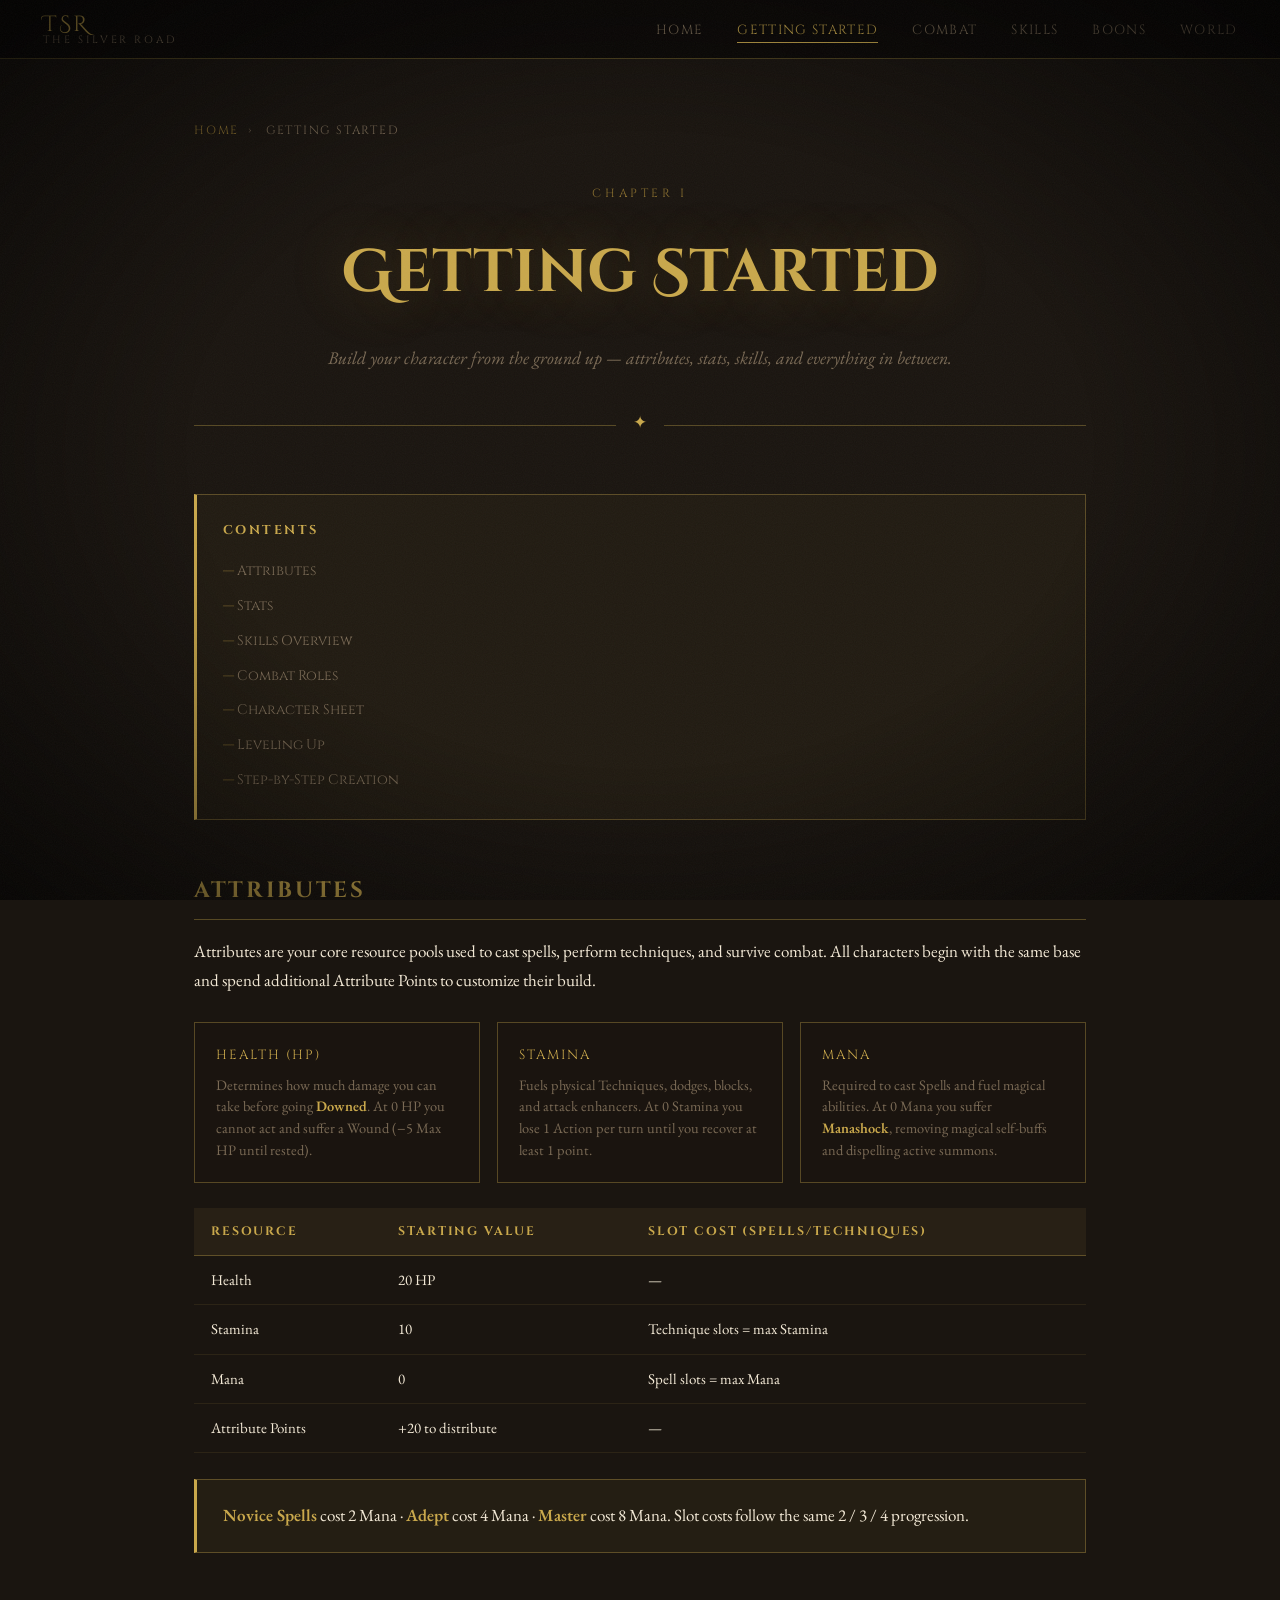
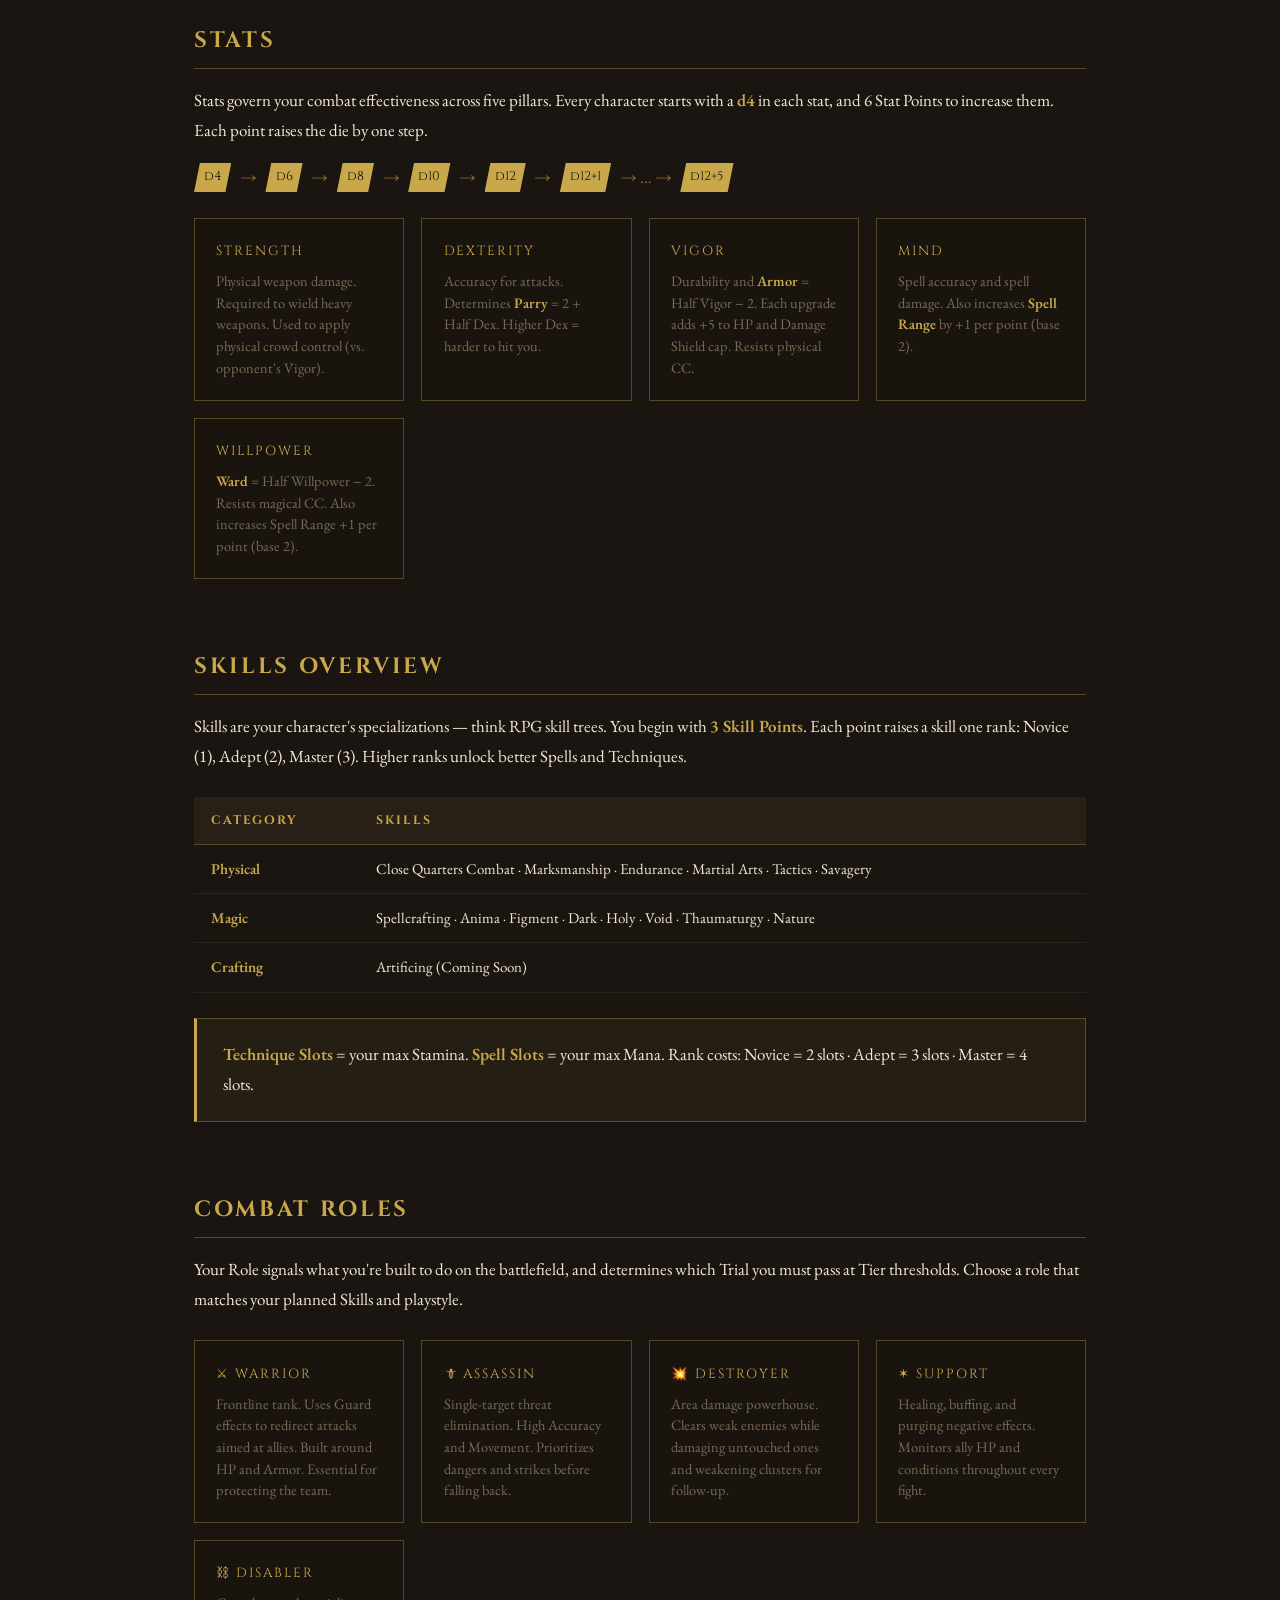
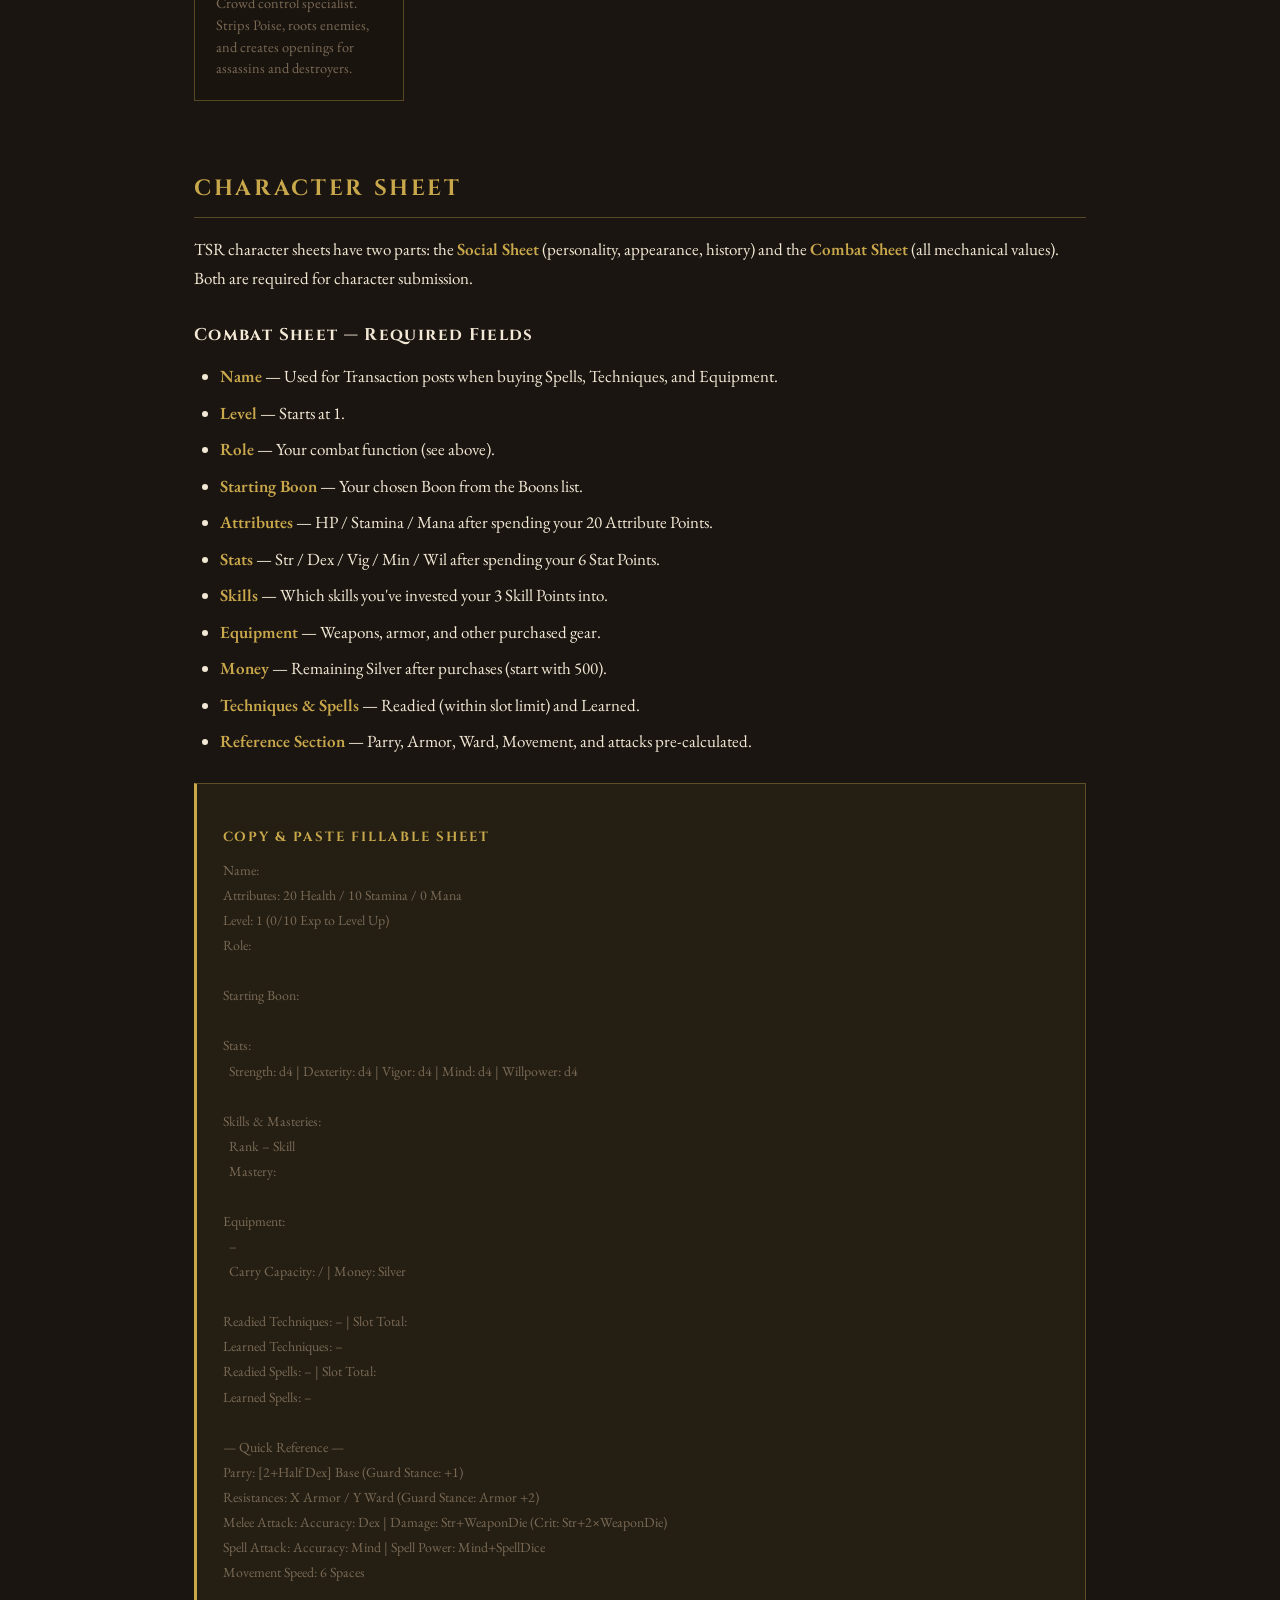
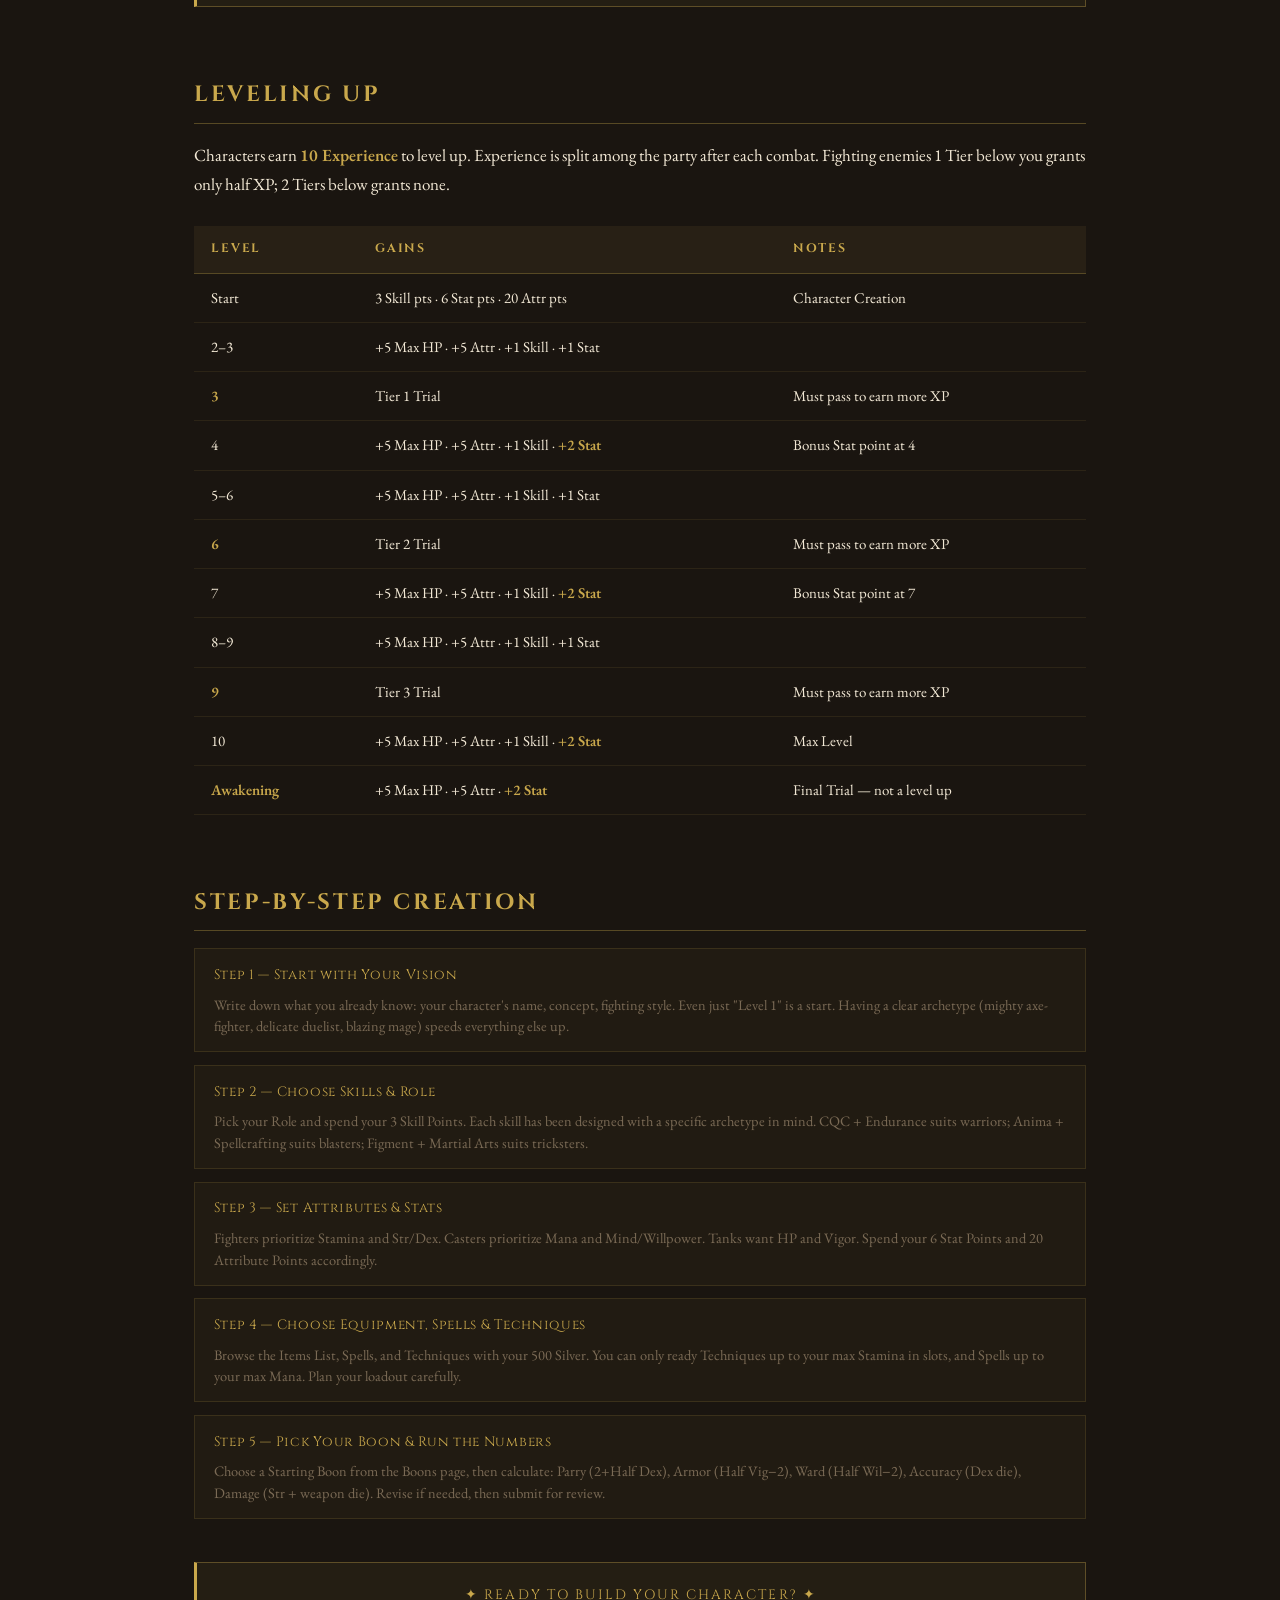
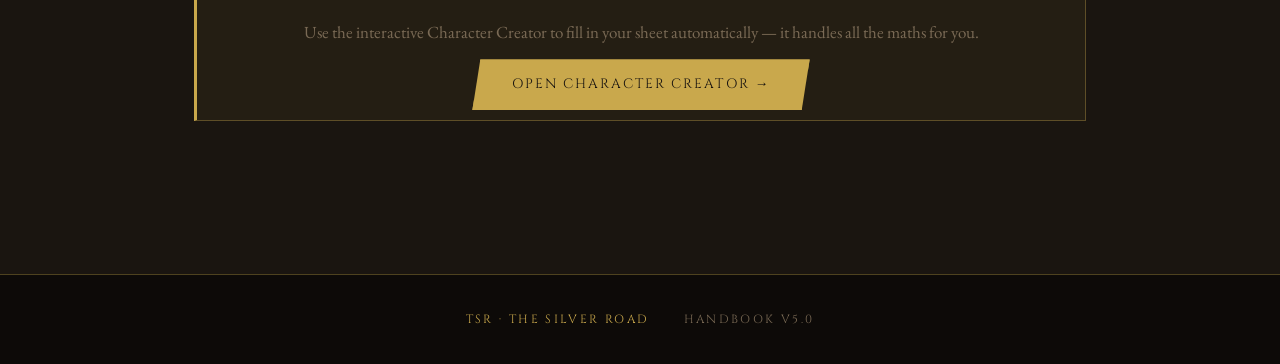
<file: pages/getting-started.html>
<!DOCTYPE html>
<html lang="en">
<head>
  <meta charset="UTF-8" />
  <meta name="viewport" content="width=device-width, initial-scale=1.0" />
  <title>Getting Started — TSR Player's Handbook</title>
  <link rel="stylesheet" href="../css/style.css" />
  <link rel="preconnect" href="https://fonts.googleapis.com" />
  <link href="https://fonts.googleapis.com/css2?family=Cinzel+Decorative:wght@400;700;900&family=Cinzel:wght@400;600;700&family=EB+Garamond:ital,wght@0,400;0,500;0,600;1,400;1,500&display=swap" rel="stylesheet" />
</head>
<body>
  <div class="noise"></div>
  <div class="vignette"></div>

  <nav class="topnav">
    <div class="nav-brand">
      <span class="brand-tsr">TSR</span>
      <span class="brand-sub">The Silver Road</span>
    </div>
    <ul class="nav-links">
      <li><a href="../index.html">Home</a></li>
      <li><a href="getting-started.html" class="active">Getting Started</a></li>
      <li><a href="combat.html">Combat</a></li>
      <li><a href="skills.html">Skills</a></li>
      <li><a href="boons.html">Boons</a></li>
      <li><a href="world.html">World</a></li>
    </ul>
    <button class="nav-toggle">☰</button>
  </nav>

  <div class="page-wrap">
    <div class="breadcrumb">
      <a href="../index.html">Home</a><span>›</span> Getting Started
    </div>

    <div class="page-hero">
      <p class="page-eyebrow">Chapter I</p>
      <h1 class="page-title">Getting Started</h1>
      <p class="page-lead">Build your character from the ground up — attributes, stats, skills, and everything in between.</p>
    </div>

    <nav class="toc">
      <h4>Contents</h4>
      <ul>
        <li><a href="#attributes">Attributes</a></li>
        <li><a href="#stats">Stats</a></li>
        <li><a href="#skills-overview">Skills Overview</a></li>
        <li><a href="#roles">Combat Roles</a></li>
        <li><a href="#character-sheet">Character Sheet</a></li>
        <li><a href="#leveling">Leveling Up</a></li>
        <li><a href="#step-by-step">Step-by-Step Creation</a></li>
      </ul>
    </nav>

    <!-- Attributes -->
    <section class="content-section" id="attributes">
      <h2>Attributes</h2>
      <p>Attributes are your core resource pools used to cast spells, perform techniques, and survive combat. All characters begin with the same base and spend additional Attribute Points to customize their build.</p>

      <div class="stat-grid">
        <div class="stat-card">
          <div class="stat-name">Health (HP)</div>
          <div class="stat-desc">Determines how much damage you can take before going <strong>Downed</strong>. At 0 HP you cannot act and suffer a Wound (−5 Max HP until rested).</div>
        </div>
        <div class="stat-card">
          <div class="stat-name">Stamina</div>
          <div class="stat-desc">Fuels physical Techniques, dodges, blocks, and attack enhancers. At 0 Stamina you lose 1 Action per turn until you recover at least 1 point.</div>
        </div>
        <div class="stat-card">
          <div class="stat-name">Mana</div>
          <div class="stat-desc">Required to cast Spells and fuel magical abilities. At 0 Mana you suffer <strong>Manashock</strong>, removing magical self-buffs and dispelling active summons.</div>
        </div>
      </div>

      <table class="styled-table">
        <thead>
          <tr><th>Resource</th><th>Starting Value</th><th>Slot Cost (Spells/Techniques)</th></tr>
        </thead>
        <tbody>
          <tr><td>Health</td><td>20 HP</td><td>—</td></tr>
          <tr><td>Stamina</td><td>10</td><td>Technique slots = max Stamina</td></tr>
          <tr><td>Mana</td><td>0</td><td>Spell slots = max Mana</td></tr>
          <tr><td>Attribute Points</td><td>+20 to distribute</td><td>—</td></tr>
        </tbody>
      </table>

      <div class="callout">
        <strong>Novice Spells</strong> cost 2 Mana · <strong>Adept</strong> cost 4 Mana · <strong>Master</strong> cost 8 Mana. Slot costs follow the same 2 / 3 / 4 progression.
      </div>
    </section>

    <!-- Stats -->
    <section class="content-section" id="stats">
      <h2>Stats</h2>
      <p>Stats govern your combat effectiveness across five pillars. Every character starts with a <strong>d4</strong> in each stat, and 6 Stat Points to increase them. Each point raises the die by one step.</p>

      <div class="dice-chain">
        <span class="die">d4</span>
        <span style="color:var(--gold-dim); align-self:center;">→</span>
        <span class="die">d6</span>
        <span style="color:var(--gold-dim); align-self:center;">→</span>
        <span class="die">d8</span>
        <span style="color:var(--gold-dim); align-self:center;">→</span>
        <span class="die">d10</span>
        <span style="color:var(--gold-dim); align-self:center;">→</span>
        <span class="die">d12</span>
        <span style="color:var(--gold-dim); align-self:center;">→</span>
        <span class="die">d12+1</span>
        <span style="color:var(--gold-dim); align-self:center;">→ … →</span>
        <span class="die">d12+5</span>
      </div>

      <div class="stat-grid">
        <div class="stat-card">
          <div class="stat-name">Strength</div>
          <div class="stat-desc">Physical weapon damage. Required to wield heavy weapons. Used to apply physical crowd control (vs. opponent's Vigor).</div>
        </div>
        <div class="stat-card">
          <div class="stat-name">Dexterity</div>
          <div class="stat-desc">Accuracy for attacks. Determines <strong>Parry</strong> = 2 + Half Dex. Higher Dex = harder to hit you.</div>
        </div>
        <div class="stat-card">
          <div class="stat-name">Vigor</div>
          <div class="stat-desc">Durability and <strong>Armor</strong> = Half Vigor − 2. Each upgrade adds +5 to HP and Damage Shield cap. Resists physical CC.</div>
        </div>
        <div class="stat-card">
          <div class="stat-name">Mind</div>
          <div class="stat-desc">Spell accuracy and spell damage. Also increases <strong>Spell Range</strong> by +1 per point (base 2).</div>
        </div>
        <div class="stat-card">
          <div class="stat-name">Willpower</div>
          <div class="stat-desc"><strong>Ward</strong> = Half Willpower − 2. Resists magical CC. Also increases Spell Range +1 per point (base 2).</div>
        </div>
      </div>
    </section>

    <!-- Skills Overview -->
    <section class="content-section" id="skills-overview">
      <h2>Skills Overview</h2>
      <p>Skills are your character's specializations — think RPG skill trees. You begin with <strong>3 Skill Points</strong>. Each point raises a skill one rank: Novice (1), Adept (2), Master (3). Higher ranks unlock better Spells and Techniques.</p>

      <table class="styled-table">
        <thead><tr><th>Category</th><th>Skills</th></tr></thead>
        <tbody>
          <tr><td><strong>Physical</strong></td><td>Close Quarters Combat · Marksmanship · Endurance · Martial Arts · Tactics · Savagery</td></tr>
          <tr><td><strong>Magic</strong></td><td>Spellcrafting · Anima · Figment · Dark · Holy · Void · Thaumaturgy · Nature</td></tr>
          <tr><td><strong>Crafting</strong></td><td>Artificing (Coming Soon)</td></tr>
        </tbody>
      </table>

      <div class="callout">
        <strong>Technique Slots</strong> = your max Stamina. <strong>Spell Slots</strong> = your max Mana. Rank costs: Novice = 2 slots · Adept = 3 slots · Master = 4 slots.
      </div>
    </section>

    <!-- Roles -->
    <section class="content-section" id="roles">
      <h2>Combat Roles</h2>
      <p>Your Role signals what you're built to do on the battlefield, and determines which Trial you must pass at Tier thresholds. Choose a role that matches your planned Skills and playstyle.</p>

      <div class="stat-grid">
        <div class="stat-card">
          <div class="stat-name">⚔ Warrior</div>
          <div class="stat-desc">Frontline tank. Uses Guard effects to redirect attacks aimed at allies. Built around HP and Armor. Essential for protecting the team.</div>
        </div>
        <div class="stat-card">
          <div class="stat-name">🗡 Assassin</div>
          <div class="stat-desc">Single-target threat elimination. High Accuracy and Movement. Prioritizes dangers and strikes before falling back.</div>
        </div>
        <div class="stat-card">
          <div class="stat-name">💥 Destroyer</div>
          <div class="stat-desc">Area damage powerhouse. Clears weak enemies while damaging untouched ones and weakening clusters for follow-up.</div>
        </div>
        <div class="stat-card">
          <div class="stat-name">✶ Support</div>
          <div class="stat-desc">Healing, buffing, and purging negative effects. Monitors ally HP and conditions throughout every fight.</div>
        </div>
        <div class="stat-card">
          <div class="stat-name">⛓ Disabler</div>
          <div class="stat-desc">Crowd control specialist. Strips Poise, roots enemies, and creates openings for assassins and destroyers.</div>
        </div>
      </div>
    </section>

    <!-- Character Sheet -->
    <section class="content-section" id="character-sheet">
      <h2>Character Sheet</h2>
      <p>TSR character sheets have two parts: the <strong>Social Sheet</strong> (personality, appearance, history) and the <strong>Combat Sheet</strong> (all mechanical values). Both are required for character submission.</p>

      <h3>Combat Sheet — Required Fields</h3>
      <ul>
        <li><strong>Name</strong> — Used for Transaction posts when buying Spells, Techniques, and Equipment.</li>
        <li><strong>Level</strong> — Starts at 1.</li>
        <li><strong>Role</strong> — Your combat function (see above).</li>
        <li><strong>Starting Boon</strong> — Your chosen Boon from the Boons list.</li>
        <li><strong>Attributes</strong> — HP / Stamina / Mana after spending your 20 Attribute Points.</li>
        <li><strong>Stats</strong> — Str / Dex / Vig / Min / Wil after spending your 6 Stat Points.</li>
        <li><strong>Skills</strong> — Which skills you've invested your 3 Skill Points into.</li>
        <li><strong>Equipment</strong> — Weapons, armor, and other purchased gear.</li>
        <li><strong>Money</strong> — Remaining Silver after purchases (start with 500).</li>
        <li><strong>Techniques &amp; Spells</strong> — Readied (within slot limit) and Learned.</li>
        <li><strong>Reference Section</strong> — Parry, Armor, Ward, Movement, and attacks pre-calculated.</li>
      </ul>

      <div class="callout">
        <h4 style="color:var(--gold);font-family:var(--font-heading);font-size:0.78rem;letter-spacing:0.15em;text-transform:uppercase;margin-bottom:0.5rem;">Copy &amp; Paste Fillable Sheet</h4>
        <pre style="font-family:var(--font-body);font-size:0.82rem;color:var(--muted);line-height:1.8;white-space:pre-wrap;">Name:
Attributes: 20 Health / 10 Stamina / 0 Mana
Level: 1 (0/10 Exp to Level Up)
Role:

Starting Boon:

Stats:
  Strength: d4 | Dexterity: d4 | Vigor: d4 | Mind: d4 | Willpower: d4

Skills &amp; Masteries:
  Rank – Skill
  Mastery:

Equipment:
  –
  Carry Capacity: / | Money: Silver

Readied Techniques: – | Slot Total:
Learned Techniques: –
Readied Spells: – | Slot Total:
Learned Spells: –

— Quick Reference —
Parry: [2+Half Dex] Base (Guard Stance: +1)
Resistances: X Armor / Y Ward (Guard Stance: Armor +2)
Melee Attack: Accuracy: Dex | Damage: Str+WeaponDie (Crit: Str+2×WeaponDie)
Spell Attack: Accuracy: Mind | Spell Power: Mind+SpellDice
Movement Speed: 6 Spaces</pre>
      </div>
    </section>

    <!-- Leveling -->
    <section class="content-section" id="leveling">
      <h2>Leveling Up</h2>
      <p>Characters earn <strong>10 Experience</strong> to level up. Experience is split among the party after each combat. Fighting enemies 1 Tier below you grants only half XP; 2 Tiers below grants none.</p>

      <table class="styled-table">
        <thead><tr><th>Level</th><th>Gains</th><th>Notes</th></tr></thead>
        <tbody>
          <tr><td>Start</td><td>3 Skill pts · 6 Stat pts · 20 Attr pts</td><td>Character Creation</td></tr>
          <tr><td>2–3</td><td>+5 Max HP · +5 Attr · +1 Skill · +1 Stat</td><td></td></tr>
          <tr><td><strong>3</strong></td><td>Tier 1 Trial</td><td>Must pass to earn more XP</td></tr>
          <tr><td>4</td><td>+5 Max HP · +5 Attr · +1 Skill · <strong>+2 Stat</strong></td><td>Bonus Stat point at 4</td></tr>
          <tr><td>5–6</td><td>+5 Max HP · +5 Attr · +1 Skill · +1 Stat</td><td></td></tr>
          <tr><td><strong>6</strong></td><td>Tier 2 Trial</td><td>Must pass to earn more XP</td></tr>
          <tr><td>7</td><td>+5 Max HP · +5 Attr · +1 Skill · <strong>+2 Stat</strong></td><td>Bonus Stat point at 7</td></tr>
          <tr><td>8–9</td><td>+5 Max HP · +5 Attr · +1 Skill · +1 Stat</td><td></td></tr>
          <tr><td><strong>9</strong></td><td>Tier 3 Trial</td><td>Must pass to earn more XP</td></tr>
          <tr><td>10</td><td>+5 Max HP · +5 Attr · +1 Skill · <strong>+2 Stat</strong></td><td>Max Level</td></tr>
          <tr><td><strong>Awakening</strong></td><td>+5 Max HP · +5 Attr · <strong>+2 Stat</strong></td><td>Final Trial — not a level up</td></tr>
        </tbody>
      </table>
    </section>

    <!-- Step by Step -->
    <section class="content-section" id="step-by-step">
      <h2>Step-by-Step Creation</h2>

      <div class="perk-list">
        <div class="perk-item">
          <div class="perk-name">Step 1 — Start with Your Vision</div>
          <div class="perk-desc">Write down what you already know: your character's name, concept, fighting style. Even just "Level 1" is a start. Having a clear archetype (mighty axe-fighter, delicate duelist, blazing mage) speeds everything else up.</div>
        </div>
        <div class="perk-item">
          <div class="perk-name">Step 2 — Choose Skills &amp; Role</div>
          <div class="perk-desc">Pick your Role and spend your 3 Skill Points. Each skill has been designed with a specific archetype in mind. CQC + Endurance suits warriors; Anima + Spellcrafting suits blasters; Figment + Martial Arts suits tricksters.</div>
        </div>
        <div class="perk-item">
          <div class="perk-name">Step 3 — Set Attributes &amp; Stats</div>
          <div class="perk-desc">Fighters prioritize Stamina and Str/Dex. Casters prioritize Mana and Mind/Willpower. Tanks want HP and Vigor. Spend your 6 Stat Points and 20 Attribute Points accordingly.</div>
        </div>
        <div class="perk-item">
          <div class="perk-name">Step 4 — Choose Equipment, Spells &amp; Techniques</div>
          <div class="perk-desc">Browse the Items List, Spells, and Techniques with your 500 Silver. You can only ready Techniques up to your max Stamina in slots, and Spells up to your max Mana. Plan your loadout carefully.</div>
        </div>
        <div class="perk-item">
          <div class="perk-name">Step 5 — Pick Your Boon &amp; Run the Numbers</div>
          <div class="perk-desc">Choose a Starting Boon from the Boons page, then calculate: Parry (2+Half Dex), Armor (Half Vig−2), Ward (Half Wil−2), Accuracy (Dex die), Damage (Str + weapon die). Revise if needed, then submit for review.</div>
        </div>
      </div>

      <div class="callout" style="margin-top: 2.5rem; text-align: center;">
        <p style="font-family: var(--font-heading); font-size: 0.8rem; letter-spacing: 0.15em; text-transform: uppercase; color: var(--gold); margin-bottom: 0.6rem;">✦ Ready to build your character? ✦</p>
        <p style="margin-bottom: 1.25rem; color: var(--muted);">Use the interactive Character Creator to fill in your sheet automatically — it handles all the maths for you.</p>
        <a href="https://jones331987-gif.github.io/tsr-character-creator/" target="_blank" rel="noopener noreferrer" class="btn-primary">Open Character Creator →</a>
      </div>
    </section>
  </div>

  <footer class="site-footer">
    <div class="footer-inner">
      <span class="footer-brand">TSR · The Silver Road</span>
      <span class="footer-version">Handbook v5.0</span>
    </div>
  </footer>

  <script src="../js/nav.js"></script>
</body>
</html>
</file>
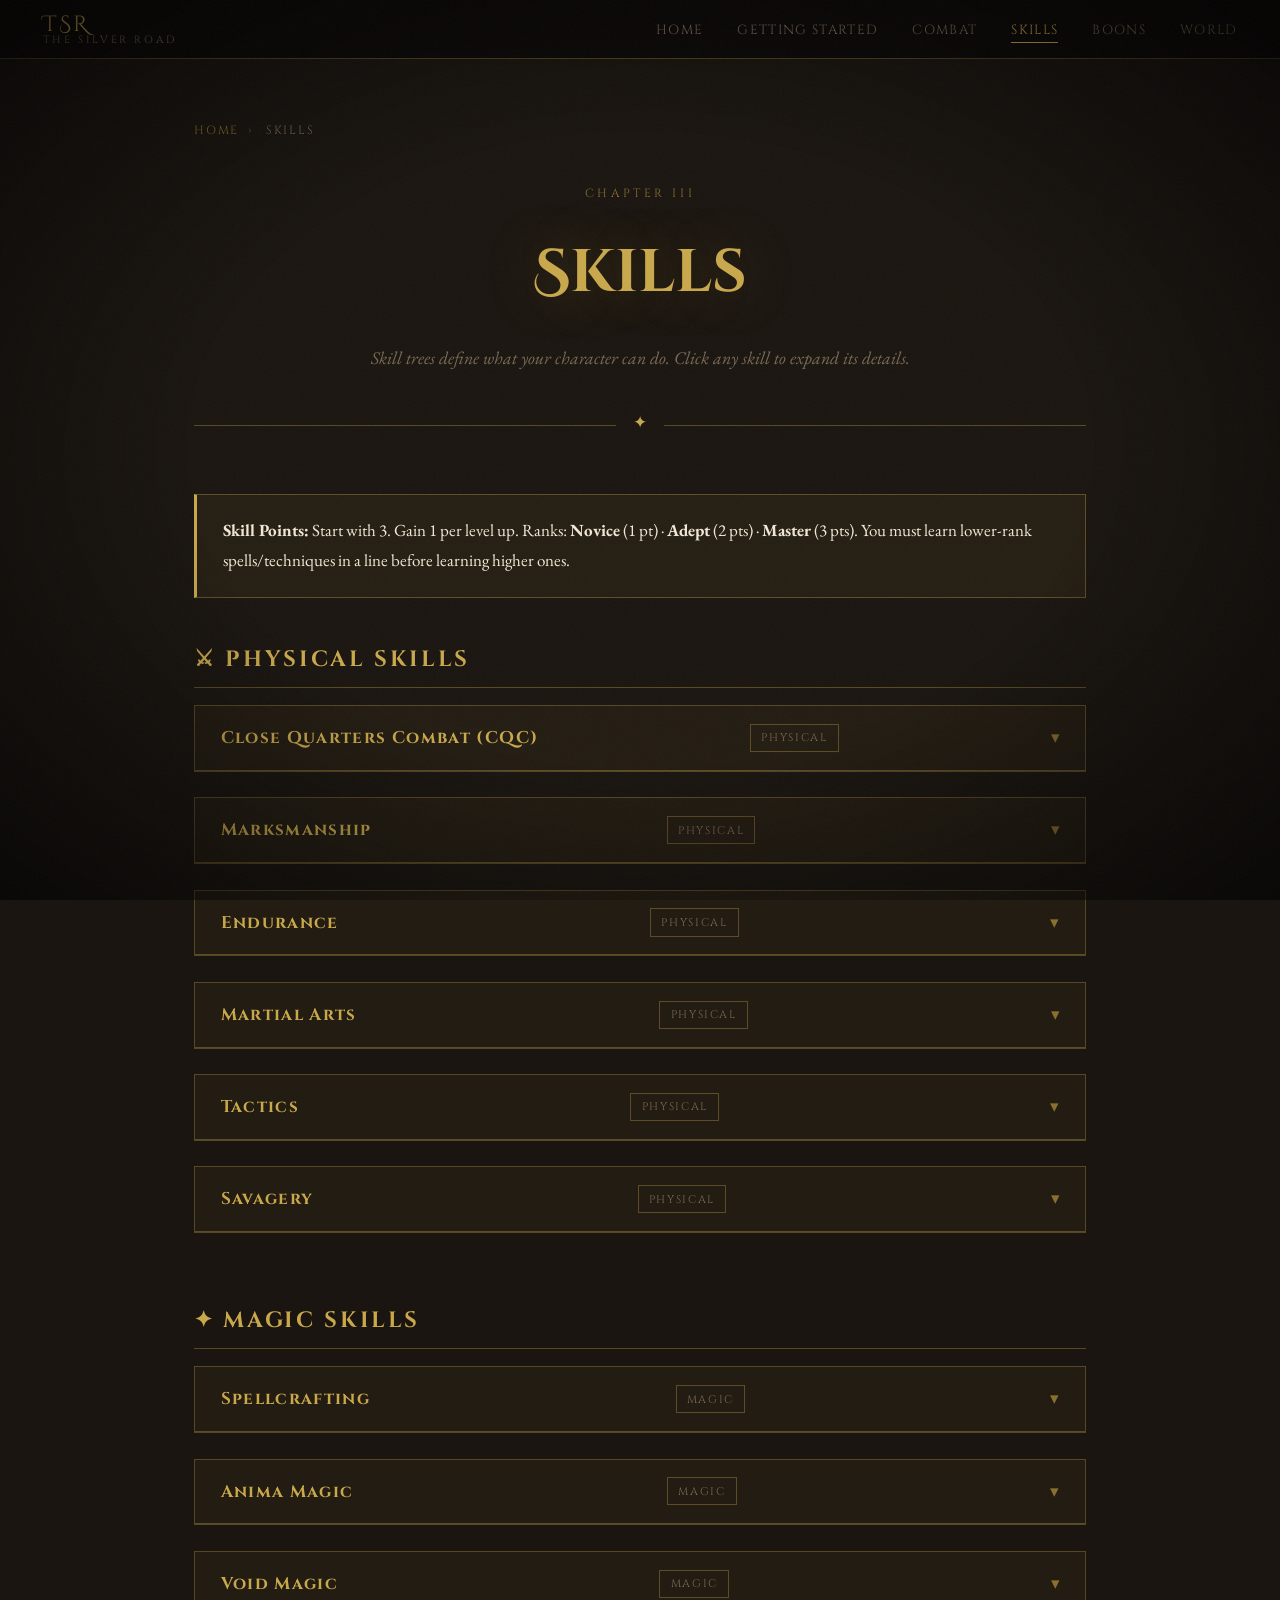
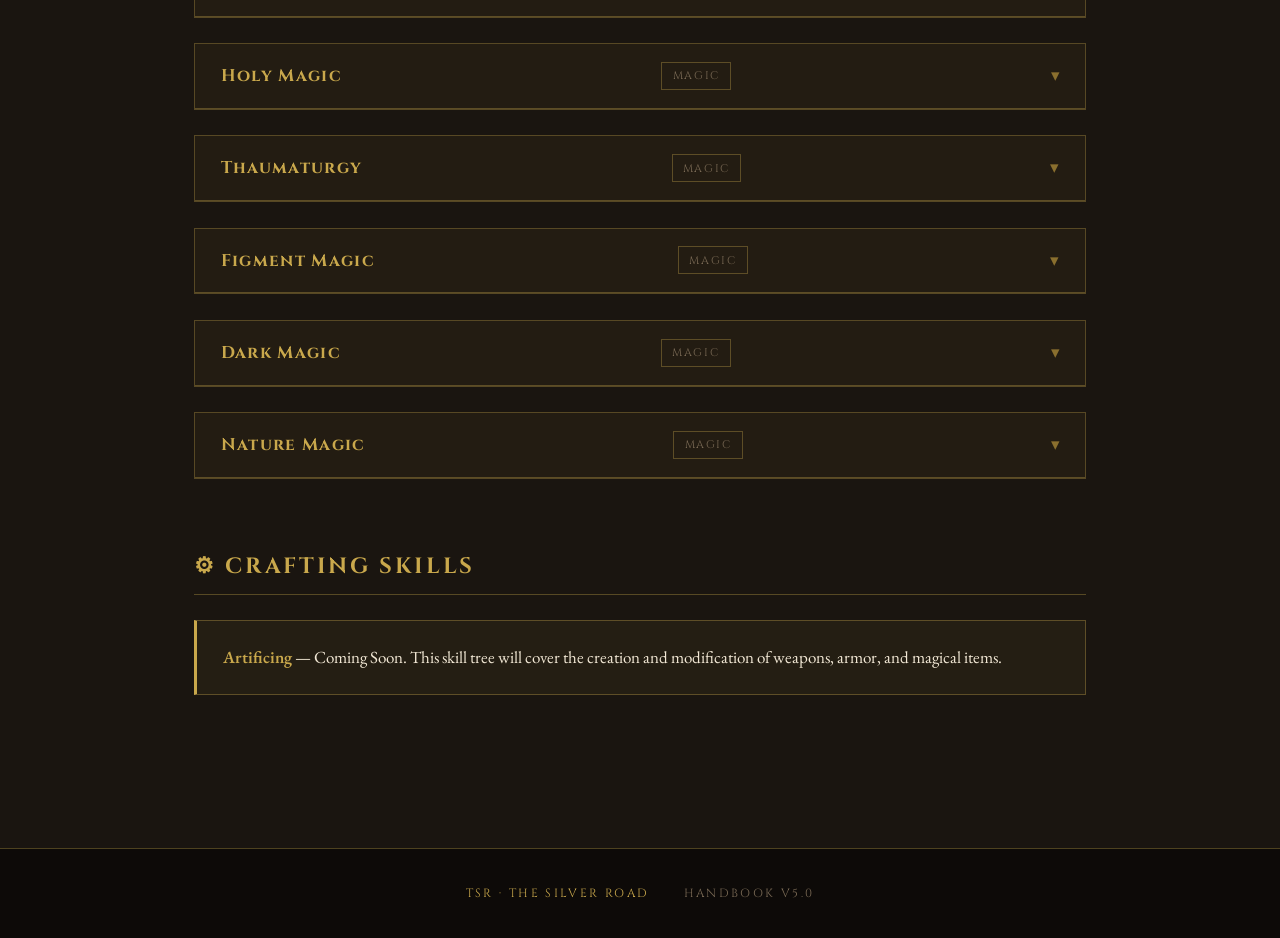
<file: pages/skills.html>
<!DOCTYPE html>
<html lang="en">
<head>
  <meta charset="UTF-8" />
  <meta name="viewport" content="width=device-width, initial-scale=1.0" />
  <title>Skills — TSR Player's Handbook</title>
  <link rel="stylesheet" href="../css/style.css" />
  <link rel="preconnect" href="https://fonts.googleapis.com" />
  <link href="https://fonts.googleapis.com/css2?family=Cinzel+Decorative:wght@400;700;900&family=Cinzel:wght@400;600;700&family=EB+Garamond:ital,wght@0,400;0,500;0,600;1,400;1,500&display=swap" rel="stylesheet" />
</head>
<body>
  <div class="noise"></div>
  <div class="vignette"></div>

  <nav class="topnav">
    <div class="nav-brand">
      <span class="brand-tsr">TSR</span>
      <span class="brand-sub">The Silver Road</span>
    </div>
    <ul class="nav-links">
      <li><a href="../index.html">Home</a></li>
      <li><a href="getting-started.html">Getting Started</a></li>
      <li><a href="combat.html">Combat</a></li>
      <li><a href="skills.html" class="active">Skills</a></li>
      <li><a href="boons.html">Boons</a></li>
      <li><a href="world.html">World</a></li>
    </ul>
    <button class="nav-toggle">☰</button>
  </nav>

  <div class="page-wrap">
    <div class="breadcrumb">
      <a href="../index.html">Home</a><span>›</span> Skills
    </div>

    <div class="page-hero">
      <p class="page-eyebrow">Chapter III</p>
      <h1 class="page-title">Skills</h1>
      <p class="page-lead">Skill trees define what your character can do. Click any skill to expand its details.</p>
    </div>

    <div class="callout" style="margin-bottom:2.5rem;">
      <strong>Skill Points:</strong> Start with 3. Gain 1 per level up. Ranks: <strong>Novice</strong> (1 pt) · <strong>Adept</strong> (2 pts) · <strong>Master</strong> (3 pts). You must learn lower-rank spells/techniques in a line before learning higher ones.
    </div>

    <!-- Physical Skills -->
    <section class="content-section">
      <h2>⚔ Physical Skills</h2>

      <div class="skill-card">
        <div class="skill-card-header">
          <h3>Close Quarters Combat (CQC)</h3>
          <span class="skill-tag">Physical</span>
          <span class="skill-card-toggle">▾</span>
        </div>
        <div class="skill-card-body">
          <p>Governs melee armaments using Strength and Dexterity. Unlocks Techniques at each rank.</p>
          <ul>
            <li><strong>Adept:</strong> Proficiency with all CQC weapons. Can now perform Attacks of Opportunity. If AoO deals HP damage, Reaction is refunded.</li>
          </ul>
          <h4>Master Perks (choose 1):</h4>
          <div class="perk-list">
            <div class="perk-item">
              <div class="perk-name">Brute</div>
              <div class="perk-desc">Use Strength instead of Dexterity to determine Accuracy with Melee weapons.</div>
            </div>
            <div class="perk-item">
              <div class="perk-name">Crush Armor</div>
              <div class="perk-desc">First melee attack has AP equal to half your Strength. Critical hits also apply Rend.</div>
            </div>
            <div class="perk-item">
              <div class="perk-name">Lethality</div>
              <div class="perk-desc">Dealing HP damage with a Melee Weapon applies 2 stacks of Bleed. Aggravate on a Crit.</div>
            </div>
          </div>
        </div>
      </div>

      <div class="skill-card">
        <div class="skill-card-header">
          <h3>Marksmanship</h3>
          <span class="skill-tag">Physical</span>
          <span class="skill-card-toggle">▾</span>
        </div>
        <div class="skill-card-body">
          <p>Governs ranged armaments (bows, crossbows, firearms, throwing weapons) using Strength and Dexterity.</p>
          <ul>
            <li><strong>Adept:</strong> Proficiency with all Marksmanship weapons.</li>
          </ul>
          <h4>Master Perks (choose 1):</h4>
          <div class="perk-list">
            <div class="perk-item">
              <div class="perk-name">Eagle Eye</div>
              <div class="perk-desc">Use Dexterity for damage with Ranged Weapons. On crit, add an extra Dex die instead of a weapon die.</div>
            </div>
            <div class="perk-item">
              <div class="perk-name">Overwatch</div>
              <div class="perk-desc">Perform Attacks of Opportunity with Ranged Weapons at half effective range. Enhancers cost double when used this way.</div>
            </div>
            <div class="perk-item">
              <div class="perk-name">Barbed Shots</div>
              <div class="perk-desc">Ranged HP damage applies 2 Bleed stacks. Aggravate on crit.</div>
            </div>
          </div>
        </div>
      </div>

      <div class="skill-card">
        <div class="skill-card-header">
          <h3>Endurance</h3>
          <span class="skill-tag">Physical</span>
          <span class="skill-card-toggle">▾</span>
        </div>
        <div class="skill-card-body">
          <p>Hone your body to trade blows in melee and wear armor more effectively.</p>
          <h4>Master Perks (choose 1):</h4>
          <div class="perk-list">
            <div class="perk-item">
              <div class="perk-name">Endure Pain</div>
              <div class="perk-desc">Spend Stamina during a defensive phase to cancel damage: every 2 Stamina = 1 damage cancelled. Cap: 10 per phase.</div>
            </div>
            <div class="perk-item">
              <div class="perk-name">Landshark</div>
              <div class="perk-desc">Use Techniques and receive Light Armor bonuses even while wearing Heavy Armor.</div>
            </div>
            <div class="perk-item">
              <div class="perk-name">Punishing Draw</div>
              <div class="perk-desc">The first attack of your player phase always has +2 Primary Damage and +2 Accuracy.</div>
            </div>
          </div>
        </div>
      </div>

      <div class="skill-card">
        <div class="skill-card-header">
          <h3>Martial Arts</h3>
          <span class="skill-tag">Physical</span>
          <span class="skill-card-toggle">▾</span>
        </div>
        <div class="skill-card-body">
          <p>Governs martial maneuvers and battlefield control techniques.</p>
          <h4>Master Perks (choose 1):</h4>
          <div class="perk-list">
            <div class="perk-item">
              <div class="perk-name">Style Master</div>
              <div class="perk-desc">Use 3 Attack Enhancers per phase instead of 2. The most expensive enhancer costs 2×. 2-round cooldown.</div>
            </div>
            <div class="perk-item">
              <div class="perk-name">Enduring Warrior</div>
              <div class="perk-desc">+10 to maximum Damage Shield cap. At the start of Upkeep, automatically regain 5 Damage Shields.</div>
            </div>
            <div class="perk-item">
              <div class="perk-name">Disciplined Fighter</div>
              <div class="perk-desc">Halve the cost of 1 Attack Enhancer each time you declare an attack phase.</div>
            </div>
          </div>
        </div>
      </div>

      <div class="skill-card">
        <div class="skill-card-header">
          <h3>Tactics</h3>
          <span class="skill-tag">Physical</span>
          <span class="skill-card-toggle">▾</span>
        </div>
        <div class="skill-card-body">
          <p>The art of command and positional analysis. Buff allies, read the battlefield, and outmaneuver foes.</p>
          <h4>Master Perks (choose 1):</h4>
          <div class="perk-list">
            <div class="perk-item">
              <div class="perk-name">Tactical Genius</div>
              <div class="perk-desc">Cast 1 Tactics buff as a Free Action each turn, but at +2 Stamina cost.</div>
            </div>
            <div class="perk-item">
              <div class="perk-name">Perfect Positioning</div>
              <div class="perk-desc">Gain 1 stack of Stability at the start of your Upkeep Phase, for free.</div>
            </div>
            <div class="perk-item">
              <div class="perk-name">Outnumbered Positioning</div>
              <div class="perk-desc">When attacked, redirect the first hit toward another nearby enemy (making it Guard you). Once per defensive phase, costs 4 Stamina.</div>
            </div>
          </div>
        </div>
      </div>

      <div class="skill-card">
        <div class="skill-card-header">
          <h3>Savagery</h3>
          <span class="skill-tag">Physical</span>
          <span class="skill-card-toggle">▾</span>
        </div>
        <div class="skill-card-body">
          <p>Lose yourself in primal fury, letting ancient instincts take over. Raw power over finesse.</p>
          <h4>Master Perks (choose 1):</h4>
          <div class="perk-list">
            <div class="perk-item">
              <div class="perk-name">Primal Mass</div>
              <div class="perk-desc">Use Vigor instead of Strength for melee attack damage.</div>
            </div>
            <div class="perk-item">
              <div class="perk-name">Warrior's Ichor</div>
              <div class="perk-desc">When you deal HP damage in an attack phase, transfer the last negative condition applied to you onto your target (using your own modifiers for the Save).</div>
            </div>
            <div class="perk-item">
              <div class="perk-name">Savage Fighting</div>
              <div class="perk-desc">Parry bonuses from Unarmored Fighting also add to Primary Damage.</div>
            </div>
          </div>
        </div>
      </div>
    </section>

    <!-- Magic Skills -->
    <section class="content-section">
      <h2>✦ Magic Skills</h2>

      <div class="skill-card">
        <div class="skill-card-header">
          <h3>Spellcrafting</h3>
          <span class="skill-tag">Magic</span>
          <span class="skill-card-toggle">▾</span>
        </div>
        <div class="skill-card-body">
          <p>Manipulate arcane energy with precision. Unlocks powerful magic Techniques and foundational spell mastery.</p>
          <h4>Master Perks (choose 1):</h4>
          <div class="perk-list">
            <div class="perk-item">
              <div class="perk-name">Blessing of Mana</div>
              <div class="perk-desc">Each time you cast a spell, roll a Mana Blessing check (d20, 11+). On success, your next spell costs 0 Mana. 1-round cooldown after activation.</div>
            </div>
            <div class="perk-item">
              <div class="perk-name">Find Familiar</div>
              <div class="perk-desc">Bond with a chosen summon. It no longer uses your Concentration slot, you gain a free action to command it exclusively, and its range extends to 1 mile.</div>
            </div>
            <div class="perk-item">
              <div class="perk-name">Wizard</div>
              <div class="perk-desc">Learn and slot spells from schools you haven't invested in. Use Spellcrafting skill for scaling. +2 slot cost penalty. Training spells cannot be learned this way.</div>
            </div>
          </div>
        </div>
      </div>

      <div class="skill-card">
        <div class="skill-card-header">
          <h3>Anima Magic</h3>
          <span class="skill-tag">Magic</span>
          <span class="skill-card-toggle">▾</span>
        </div>
        <div class="skill-card-body">
          <p>Elemental Anima magic: Fire, Water, Earth, Air, and Lightning. Harness the raw forces of nature.</p>
          <h4>Master Perks (choose 1):</h4>
          <div class="perk-list">
            <div class="perk-item">
              <div class="perk-name">Energy</div>
              <div class="perk-desc">+5 Mana. Grants the Redirect spell.</div>
            </div>
            <div class="perk-item">
              <div class="perk-name">Domination</div>
              <div class="perk-desc">Sustained spells cost 1 less Mana per round. Unlocks Anima Touch Magic.</div>
            </div>
            <div class="perk-item">
              <div class="perk-name">Magnitude — Elemental Soul</div>
              <div class="perk-desc">Attune to a single element for major bonuses, but lose access to all other element types. Choose from: <em>Infernal · Aqua · Terra · Vacuum · Thunderous Soul</em>.</div>
            </div>
          </div>
          <h4>Elemental Souls:</h4>
          <div class="perk-list">
            <div class="perk-item">
              <div class="perk-name">🔥 Infernal Soul</div>
              <div class="perk-desc">All flame hits deal +1d6 fire secondary damage. +1 Searing stack on application. Absorb/extinguish small fires.</div>
            </div>
            <div class="perk-item">
              <div class="perk-name">💧 Aqua Soul</div>
              <div class="perk-desc">Water hits deal 1d8 Stamina damage. Control water state. Breathe underwater.</div>
            </div>
            <div class="perk-item">
              <div class="perk-name">🪨 Terra Soul</div>
              <div class="perk-desc">Use Strength for Earth spell accuracy and damage. Cast Earth spells via Touch Magic. Grant 10 Damage Shields on Earth cast (excess goes to an ally).</div>
            </div>
            <div class="perk-item">
              <div class="perk-name">🌪 Vacuum Soul</div>
              <div class="perk-desc">Wind damage knocks back 2 spaces. Sacrifice damage for Accuracy. Fly at base movement +2.</div>
            </div>
            <div class="perk-item">
              <div class="perk-name">⚡ Thunderous Soul</div>
              <div class="perk-desc">Static aura: Lightning spells and Lightning-enchanted weapons gain the Fatal quality.</div>
            </div>
          </div>
        </div>
      </div>

      <div class="skill-card">
        <div class="skill-card-header">
          <h3>Void Magic</h3>
          <span class="skill-tag">Magic</span>
          <span class="skill-card-toggle">▾</span>
        </div>
        <div class="skill-card-body">
          <p>Manipulation of space, distance, and arcane displacement.</p>
          <h4>Master Perks (choose 1):</h4>
          <div class="perk-list">
            <div class="perk-item">
              <div class="perk-name">Arcane Spirit</div>
              <div class="perk-desc">+5 Mana. Grants the Drifter's Sheathe spell.</div>
            </div>
            <div class="perk-item">
              <div class="perk-name">Arcane Order</div>
              <div class="perk-desc">Sustained spells cost 1 less Mana per round. Unlocks Void Touch Magic.</div>
            </div>
            <div class="perk-item">
              <div class="perk-name">Arcane Chaos</div>
              <div class="perk-desc">+2 spaces to Teleportation, Forced Movement, Range Enhancers, and effective spell range for all Void spells.</div>
            </div>
          </div>
        </div>
      </div>

      <div class="skill-card">
        <div class="skill-card-header">
          <h3>Holy Magic</h3>
          <span class="skill-tag">Magic</span>
          <span class="skill-card-toggle">▾</span>
        </div>
        <div class="skill-card-body">
          <p>Divine light magic. Effective against Creatures of Darkness. Prevents regeneration in affected creatures until Short Rest.</p>
          <h4>Master Perks (choose 1):</h4>
          <div class="perk-list">
            <div class="perk-item">
              <div class="perk-name">Holy Might</div>
              <div class="perk-desc">+5 Mana. Grants Mitotic Regeneration spell.</div>
            </div>
            <div class="perk-item">
              <div class="perk-name">Angelic Radiance</div>
              <div class="perk-desc">Cast Holy spells via Touch Magic. Create CQC and Marksmanship weapons with Manifest Relic / Manifest Angelic Relic spells.</div>
            </div>
            <div class="perk-item">
              <div class="perk-name">Divine Mind</div>
              <div class="perk-desc">Spend a 3rd Action on a Holy spell to empower it — increases magnitude and can affect up to 4 targets.</div>
            </div>
          </div>
        </div>
      </div>

      <div class="skill-card">
        <div class="skill-card-header">
          <h3>Thaumaturgy</h3>
          <span class="skill-tag">Magic</span>
          <span class="skill-card-toggle">▾</span>
        </div>
        <div class="skill-card-body">
          <p>Magic of artifice and constructed power. Thaumic weapons and constructs.</p>
          <h4>Master Perks (choose 1):</h4>
          <div class="perk-list">
            <div class="perk-item">
              <div class="perk-name">Thaumic Battery</div>
              <div class="perk-desc">+5 Mana. Grants the Replicate Magic Item spell.</div>
            </div>
            <div class="perk-item">
              <div class="perk-name">Thaumic Might</div>
              <div class="perk-desc">Successful Thaumic weapon hits generate Damage Shields equal to the weapon's damage die. Create CQC and Marksmanship weapons via Manifest Weapons / Manifest Ethereal Weapons.</div>
            </div>
            <div class="perk-item">
              <div class="perk-name">Thaumic Power</div>
              <div class="perk-desc">Maintain 2 self-buffs in 1 Concentration slot (Master + Adept max). Both can be cast in the same Pre-Battle action. +2 to all resource costs while active.</div>
            </div>
          </div>
        </div>
      </div>

      <div class="skill-card">
        <div class="skill-card-header">
          <h3>Figment Magic</h3>
          <span class="skill-tag">Magic</span>
          <span class="skill-card-toggle">▾</span>
        </div>
        <div class="skill-card-body">
          <p>Illusion, stealth, and mind-bending deception. Manipulate perception and plant shadows in enemy minds.</p>
          <h4>Master Perks (choose 1):</h4>
          <div class="perk-list">
            <div class="perk-item">
              <div class="perk-name">Shadow Thief</div>
              <div class="perk-desc">+5 Mana. Grants the Shadow God's Fingers spell.</div>
            </div>
            <div class="perk-item">
              <div class="perk-name">Diplomat</div>
              <div class="perk-desc">Cast Figment spells stealthily (enemy can't see it and can't defensive action). Costs 3 Actions.</div>
            </div>
            <div class="perk-item">
              <div class="perk-name">Conqueror</div>
              <div class="perk-desc">All Figment debuffs become 10ft radius targeted AoEs. +1 magnitude to all Figment spells and +1 to their stack applications.</div>
            </div>
          </div>
        </div>
      </div>

      <div class="skill-card">
        <div class="skill-card-header">
          <h3>Dark Magic</h3>
          <span class="skill-tag">Magic</span>
          <span class="skill-card-toggle">▾</span>
        </div>
        <div class="skill-card-body">
          <p>Elder power and shadowed sorcery. Effective against creatures of light and summons. Includes summon manipulation.</p>
          <h4>Master Perks (choose 1):</h4>
          <div class="perk-list">
            <div class="perk-item">
              <div class="perk-name">Sorcerer</div>
              <div class="perk-desc">+5 Mana. Grants the Empathy spell.</div>
            </div>
            <div class="perk-item">
              <div class="perk-name">Hexer</div>
              <div class="perk-desc">Sustained spells cost 1 less Mana per round. Cast Elder spells via Touch Magic.</div>
            </div>
            <div class="perk-item">
              <div class="perk-name">Necromancer</div>
              <div class="perk-desc">All summons gain 5 Damage Shields on summoning. Summon attacks deal +1d6 Dark secondary damage.</div>
            </div>
          </div>
        </div>
      </div>

      <div class="skill-card">
        <div class="skill-card-header">
          <h3>Nature Magic</h3>
          <span class="skill-tag">Magic</span>
          <span class="skill-card-toggle">▾</span>
        </div>
        <div class="skill-card-body">
          <p>Draw power from the living world — beasts, growth, and primal earth-force.</p>
          <h4>Master Perks (choose 1):</h4>
          <div class="perk-list">
            <div class="perk-item">
              <div class="perk-name">Druidcraft</div>
              <div class="perk-desc">+5 Mana. Grants the Polymorph spell.</div>
            </div>
            <div class="perk-item">
              <div class="perk-name">Nature's Wrath</div>
              <div class="perk-desc">Sustained spells cost 1 less Mana per round. Cast Nature spells via Touch Magic.</div>
            </div>
            <div class="perk-item">
              <div class="perk-name">Soulbeast</div>
              <div class="perk-desc">Merge with a summoned Nature animal (uses Concentration slot). Gain extra stats and unique abilities from the merged animal. All attacks count as Flanking while merged.</div>
            </div>
          </div>
        </div>
      </div>
    </section>

    <!-- Crafting -->
    <section class="content-section">
      <h2>⚙ Crafting Skills</h2>
      <div class="callout">
        <strong>Artificing</strong> — Coming Soon. This skill tree will cover the creation and modification of weapons, armor, and magical items.
      </div>
    </section>
  </div>

  <footer class="site-footer">
    <div class="footer-inner">
      <span class="footer-brand">TSR · The Silver Road</span>
      <span class="footer-version">Handbook v5.0</span>
    </div>
  </footer>

  <script src="../js/nav.js"></script>
</body>
</html>
</file>
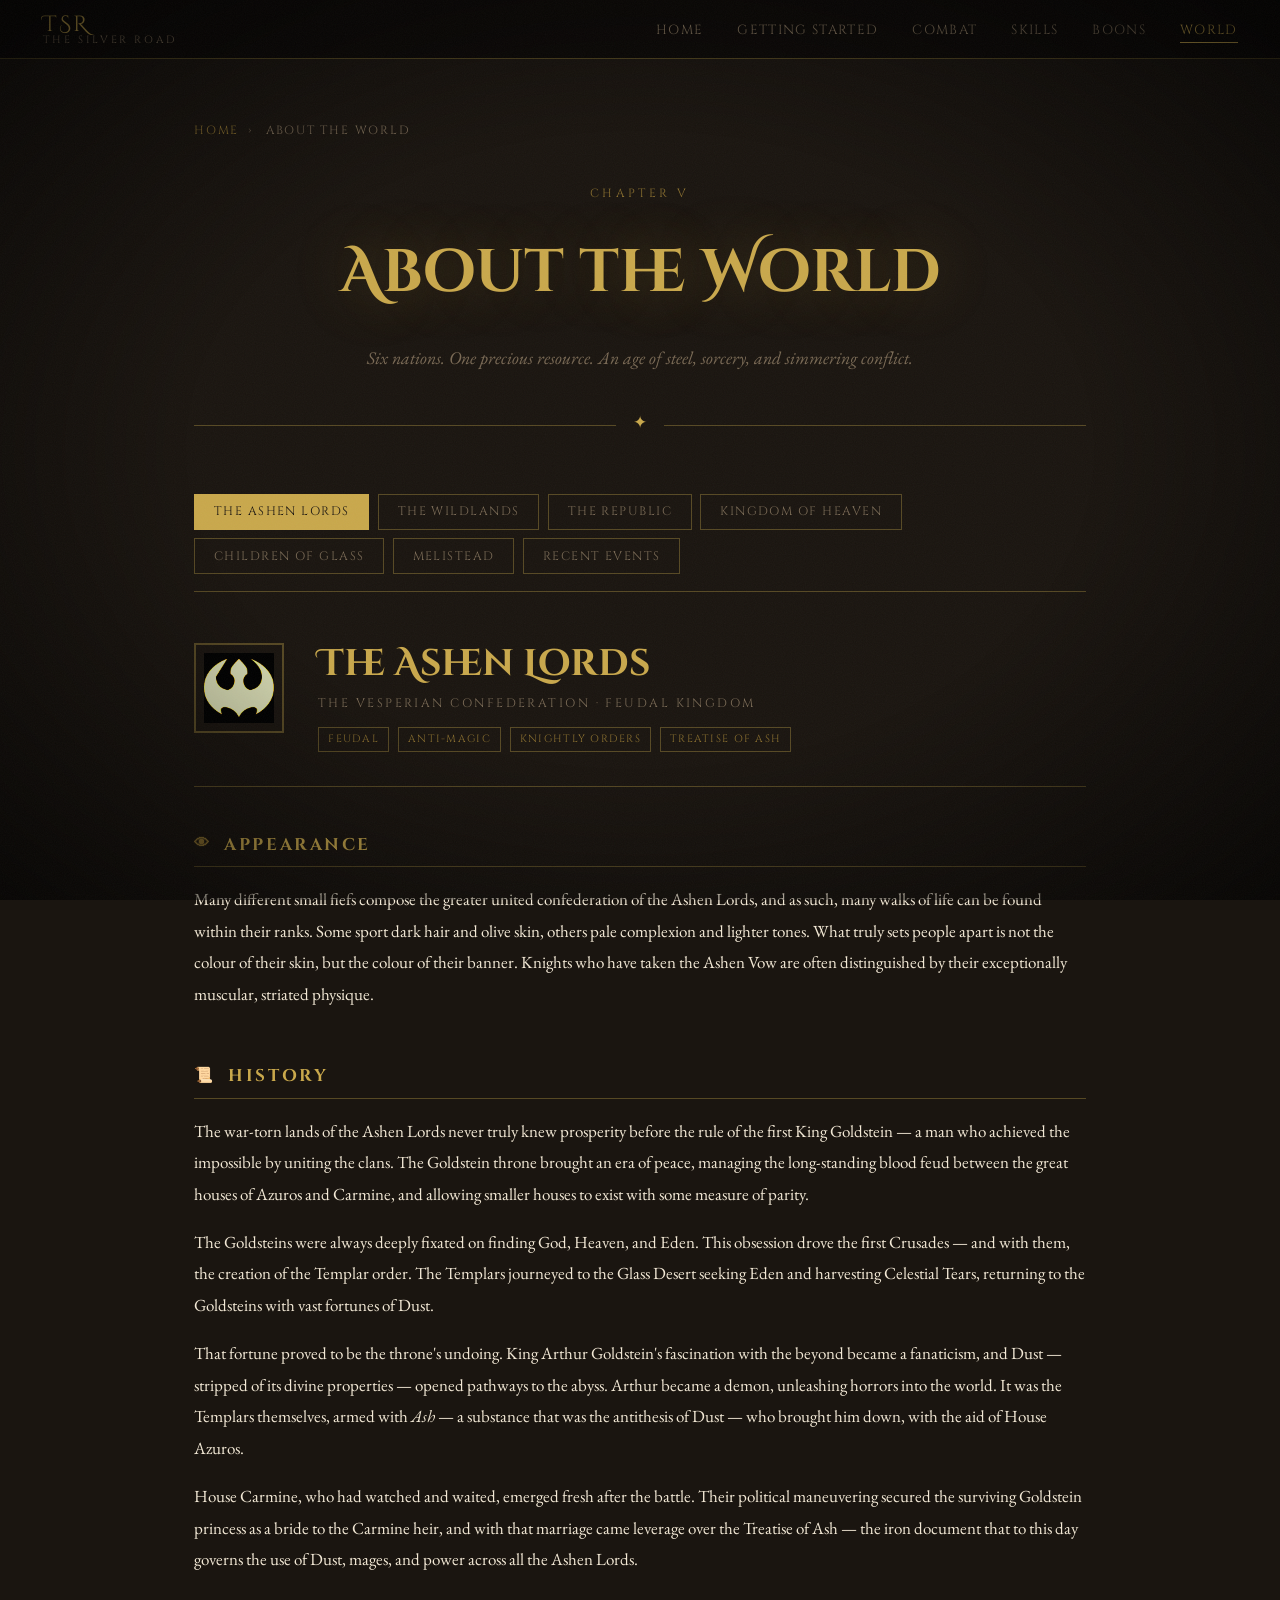
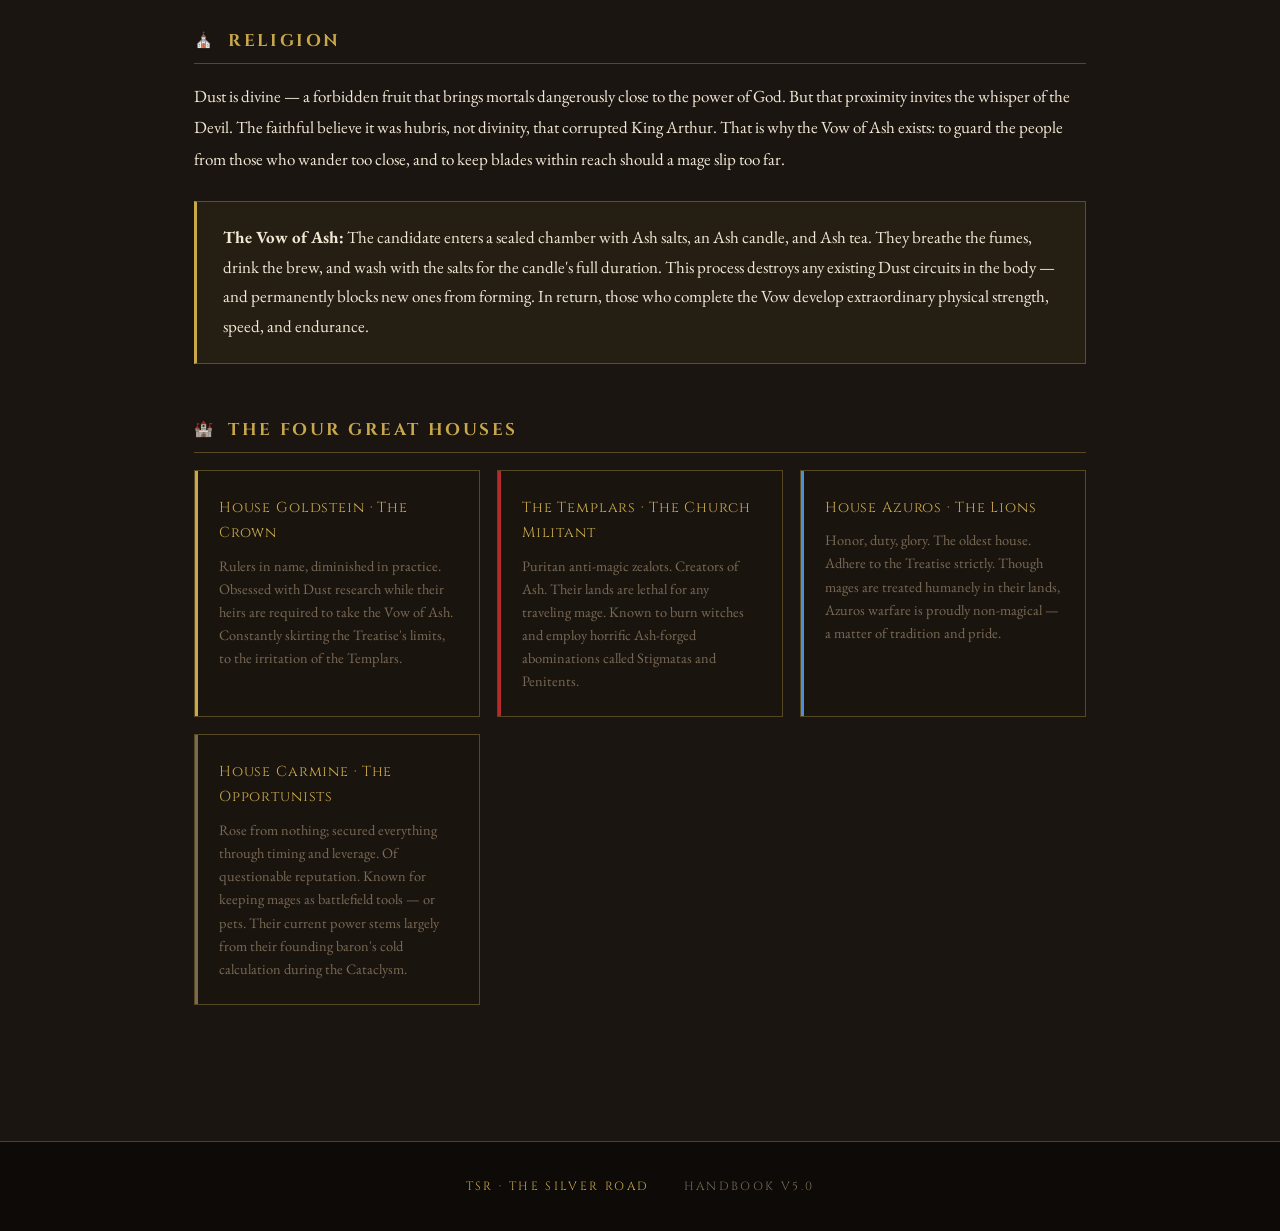
<file: pages/world.html>
<!DOCTYPE html>
<html lang="en">
<head>
  <meta charset="UTF-8" />
  <meta name="viewport" content="width=device-width, initial-scale=1.0" />
  <title>About the World — TSR Player's Handbook</title>
  <link rel="stylesheet" href="../css/style.css" />
  <link rel="preconnect" href="https://fonts.googleapis.com" />
  <link href="https://fonts.googleapis.com/css2?family=Cinzel+Decorative:wght@400;700;900&family=Cinzel:wght@400;600;700&family=EB+Garamond:ital,wght@0,400;0,500;0,600;1,400;1,500&display=swap" rel="stylesheet" />
  <style>
    /* ── Lore-specific styles ───────────────────────────────── */
    .nation-tabs {
      display: flex; flex-wrap: wrap; gap: 0.5rem;
      margin-bottom: 3rem;
      border-bottom: 1px solid var(--border);
      padding-bottom: 1rem;
    }
    .nation-tab {
      font-family: var(--font-heading);
      font-size: 0.72rem; letter-spacing: 0.12em;
      text-transform: uppercase;
      background: transparent;
      border: 1px solid var(--border);
      color: var(--muted);
      padding: 0.5rem 1.1rem;
      cursor: pointer;
      transition: all 0.2s;
    }
    .nation-tab:hover { border-color: var(--gold); color: var(--parchment); }
    .nation-tab.active { background: var(--gold); color: var(--ink); border-color: var(--gold); }

    .nation-panel { display: none; animation: fadePanel 0.3s ease; }
    .nation-panel.active { display: block; }
    @keyframes fadePanel {
      from { opacity: 0; transform: translateY(8px); }
      to   { opacity: 1; transform: translateY(0); }
    }

    .nation-header {
      display: flex; align-items: flex-start; gap: 2rem;
      margin-bottom: 2.5rem;
      padding-bottom: 2rem;
      border-bottom: 1px solid var(--border);
    }
    .nation-sigil {
      flex-shrink: 0;
      width: 90px; height: 90px;
      border: 2px solid var(--border);
      display: flex; align-items: center; justify-content: center;
      font-size: 3rem;
      background: rgba(201,168,76,0.05);
    }
    .nation-title-block h2 {
      font-family: var(--font-display);
      font-size: clamp(1.4rem, 4vw, 2.2rem);
      color: var(--gold);
      line-height: 1.1;
      margin-bottom: 0.5rem;
    }
    .nation-subtitle {
      font-family: var(--font-heading);
      font-size: 0.72rem; letter-spacing: 0.2em;
      text-transform: uppercase; color: var(--muted);
    }
    .nation-tags { display: flex; gap: 0.5rem; flex-wrap: wrap; margin-top: 0.75rem; }
    .nation-tag {
      font-family: var(--font-heading);
      font-size: 0.62rem; letter-spacing: 0.12em;
      text-transform: uppercase;
      border: 1px solid var(--border);
      color: var(--gold-dim);
      padding: 0.15rem 0.55rem;
    }

    .lore-section { margin-bottom: 3rem; }
    .lore-section h3 {
      font-family: var(--font-heading);
      font-size: 1rem; letter-spacing: 0.15em;
      text-transform: uppercase; color: var(--gold);
      margin-bottom: 1rem;
      padding-bottom: 0.4rem;
      border-bottom: 1px solid var(--border);
      display: flex; align-items: center; gap: 0.75rem;
    }
    .lore-section h3 .section-icon { color: var(--gold-dim); font-size: 0.9rem; }
    .lore-section h4 {
      font-family: var(--font-heading);
      font-size: 0.88rem; color: var(--parchment);
      letter-spacing: 0.06em; margin: 1.5rem 0 0.6rem;
    }
    .lore-section p { color: var(--parchment); margin-bottom: 1rem; line-height: 1.85; }

    .faction-grid {
      display: grid;
      grid-template-columns: repeat(auto-fit, minmax(260px, 1fr));
      gap: 1rem; margin-top: 1rem;
    }
    .faction-card {
      background: var(--card-bg);
      border: 1px solid var(--border);
      padding: 1.4rem;
      position: relative;
    }
    .faction-card::before {
      content: '';
      position: absolute; top: 0; left: 0;
      width: 3px; height: 100%;
    }
    .faction-card.gold::before   { background: var(--gold); }
    .faction-card.red::before    { background: var(--crimson-light); }
    .faction-card.blue::before   { background: #4a90d9; }
    .faction-card.purple::before { background: #a855f7; }
    .faction-card.green::before  { background: #7dcea0; }
    .faction-card.grey::before   { background: #7a6a55; }
    .faction-name {
      font-family: var(--font-heading);
      font-size: 0.85rem; color: var(--gold);
      letter-spacing: 0.06em; margin-bottom: 0.5rem;
    }
    .faction-desc { font-size: 0.85rem; color: var(--muted); line-height: 1.6; }

    /* Recent Events page */
    .events-grid { display: flex; flex-direction: column; gap: 0; }
    .event-item {
      border-left: 2px solid var(--border);
      padding: 0 0 2.5rem 2rem;
      position: relative;
    }
    .event-item::before {
      content: '';
      position: absolute; left: -5px; top: 6px;
      width: 8px; height: 8px;
      background: var(--gold); border-radius: 50%;
    }
    .event-item:last-child { padding-bottom: 0; border-left-color: transparent; }
    .event-nation {
      font-family: var(--font-heading);
      font-size: 0.7rem; letter-spacing: 0.2em;
      text-transform: uppercase; color: var(--gold-dim);
      margin-bottom: 0.4rem;
    }
    .event-item p { color: var(--parchment); font-size: 0.92rem; line-height: 1.8; margin-bottom: 0.6rem; }

    /* Pull quote */
    .pull-quote {
      border-left: 3px solid var(--gold);
      padding: 1rem 1.5rem;
      margin: 2rem 0;
      font-style: italic;
      color: var(--muted);
      font-size: 1.05rem;
      background: rgba(201,168,76,0.04);
    }

    @media (max-width: 600px) {
      .nation-header { flex-direction: column; gap: 1rem; }
      .nation-sigil { width: 64px; height: 64px; font-size: 2rem; }
    }
  </style>
</head>
<body>
  <div class="noise"></div>
  <div class="vignette"></div>

  <nav class="topnav">
    <div class="nav-brand">
      <span class="brand-tsr">TSR</span>
      <span class="brand-sub">The Silver Road</span>
    </div>
    <ul class="nav-links">
      <li><a href="../index.html">Home</a></li>
      <li><a href="getting-started.html">Getting Started</a></li>
      <li><a href="combat.html">Combat</a></li>
      <li><a href="skills.html">Skills</a></li>
      <li><a href="boons.html">Boons</a></li>
      <li><a href="world.html" class="active">World</a></li>
    </ul>
    <button class="nav-toggle">☰</button>
  </nav>

  <div class="page-wrap">
    <div class="breadcrumb">
      <a href="../index.html">Home</a><span>›</span> About the World
    </div>

    <div class="page-hero">
      <p class="page-eyebrow">Chapter V</p>
      <h1 class="page-title">About the World</h1>
      <p class="page-lead">Six nations. One precious resource. An age of steel, sorcery, and simmering conflict.</p>
    </div>

    <!-- Nation Tabs -->
    <div class="nation-tabs" role="tablist">
      <button class="nation-tab active" data-tab="ashen">The Ashen Lords</button>
      <button class="nation-tab" data-tab="wildlands">The Wildlands</button>
      <button class="nation-tab" data-tab="republic">The Republic</button>
      <button class="nation-tab" data-tab="heaven">Kingdom of Heaven</button>
      <button class="nation-tab" data-tab="glass">Children of Glass</button>
      <button class="nation-tab" data-tab="melistead">Melistead</button>
      <button class="nation-tab" data-tab="events">Recent Events</button>
    </div>

    <!-- ══ THE ASHEN LORDS ══════════════════════════════════════ -->
    <div class="nation-panel active" id="panel-ashen">
      <div class="nation-header">
        <div class="nation-sigil" style="padding:4px; background:transparent; border-color: rgba(201,168,76,0.35);">
          <img src="../images/ashen-lords.png" width="70" height="70" alt="Ashen Lords symbol" style="display:block; filter: invert(1) sepia(1) saturate(3) hue-rotate(5deg) brightness(0.85);"/>
        </div>
        <div class="nation-title-block">
          <h2>The Ashen Lords</h2>
          <div class="nation-subtitle">The Vesperian Confederation · Feudal Kingdom</div>
          <div class="nation-tags">
            <span class="nation-tag">Feudal</span>
            <span class="nation-tag">Anti-Magic</span>
            <span class="nation-tag">Knightly Orders</span>
            <span class="nation-tag">Treatise of Ash</span>
          </div>
        </div>
      </div>

      <div class="lore-section">
        <h3><span class="section-icon">👁</span> Appearance</h3>
        <p>Many different small fiefs compose the greater united confederation of the Ashen Lords, and as such, many walks of life can be found within their ranks. Some sport dark hair and olive skin, others pale complexion and lighter tones. What truly sets people apart is not the colour of their skin, but the colour of their banner. Knights who have taken the Ashen Vow are often distinguished by their exceptionally muscular, striated physique.</p>
      </div>

      <div class="lore-section">
        <h3><span class="section-icon">📜</span> History</h3>
        <p>The war-torn lands of the Ashen Lords never truly knew prosperity before the rule of the first King Goldstein — a man who achieved the impossible by uniting the clans. The Goldstein throne brought an era of peace, managing the long-standing blood feud between the great houses of Azuros and Carmine, and allowing smaller houses to exist with some measure of parity.</p>
        <p>The Goldsteins were always deeply fixated on finding God, Heaven, and Eden. This obsession drove the first Crusades — and with them, the creation of the Templar order. The Templars journeyed to the Glass Desert seeking Eden and harvesting Celestial Tears, returning to the Goldsteins with vast fortunes of Dust.</p>
        <p>That fortune proved to be the throne's undoing. King Arthur Goldstein's fascination with the beyond became a fanaticism, and Dust — stripped of its divine properties — opened pathways to the abyss. Arthur became a demon, unleashing horrors into the world. It was the Templars themselves, armed with <em>Ash</em> — a substance that was the antithesis of Dust — who brought him down, with the aid of House Azuros.</p>
        <p>House Carmine, who had watched and waited, emerged fresh after the battle. Their political maneuvering secured the surviving Goldstein princess as a bride to the Carmine heir, and with that marriage came leverage over the Treatise of Ash — the iron document that to this day governs the use of Dust, mages, and power across all the Ashen Lords.</p>
      </div>

      <div class="lore-section">
        <h3><span class="section-icon">⛪</span> Religion</h3>
        <p>Dust is divine — a forbidden fruit that brings mortals dangerously close to the power of God. But that proximity invites the whisper of the Devil. The faithful believe it was hubris, not divinity, that corrupted King Arthur. That is why the Vow of Ash exists: to guard the people from those who wander too close, and to keep blades within reach should a mage slip too far.</p>

        <div class="callout">
          <strong>The Vow of Ash:</strong> The candidate enters a sealed chamber with Ash salts, an Ash candle, and Ash tea. They breathe the fumes, drink the brew, and wash with the salts for the candle's full duration. This process destroys any existing Dust circuits in the body — and permanently blocks new ones from forming. In return, those who complete the Vow develop extraordinary physical strength, speed, and endurance.
        </div>
      </div>

      <div class="lore-section">
        <h3><span class="section-icon">🏰</span> The Four Great Houses</h3>
        <div class="faction-grid">
          <div class="faction-card gold">
            <div class="faction-name">House Goldstein · The Crown</div>
            <div class="faction-desc">Rulers in name, diminished in practice. Obsessed with Dust research while their heirs are required to take the Vow of Ash. Constantly skirting the Treatise's limits, to the irritation of the Templars.</div>
          </div>
          <div class="faction-card red">
            <div class="faction-name">The Templars · The Church Militant</div>
            <div class="faction-desc">Puritan anti-magic zealots. Creators of Ash. Their lands are lethal for any traveling mage. Known to burn witches and employ horrific Ash-forged abominations called Stigmatas and Penitents.</div>
          </div>
          <div class="faction-card blue">
            <div class="faction-name">House Azuros · The Lions</div>
            <div class="faction-desc">Honor, duty, glory. The oldest house. Adhere to the Treatise strictly. Though mages are treated humanely in their lands, Azuros warfare is proudly non-magical — a matter of tradition and pride.</div>
          </div>
          <div class="faction-card grey">
            <div class="faction-name">House Carmine · The Opportunists</div>
            <div class="faction-desc">Rose from nothing; secured everything through timing and leverage. Of questionable reputation. Known for keeping mages as battlefield tools — or pets. Their current power stems largely from their founding baron's cold calculation during the Cataclysm.</div>
          </div>
        </div>
      </div>
    </div>

    <!-- ══ THE WILDLANDS ═══════════════════════════════════════ -->
    <div class="nation-panel" id="panel-wildlands">
      <div class="nation-header">
        <div class="nation-sigil" style="padding:4px; background:transparent; border-color: rgba(201,168,76,0.35);">
          <img src="../images/fifth-dawn.png" width="70" height="70" alt="Helm of Kaldra — Fifth Dawn symbol" style="display:block; filter: invert(1) sepia(1) saturate(3) hue-rotate(5deg) brightness(0.85);"/>
        </div>
        <div class="nation-title-block">
          <h2>The Wildlands</h2>
          <div class="nation-subtitle">Nothrón and the Far North · Tribal Society</div>
          <div class="nation-tags">
            <span class="nation-tag">Tribal</span>
            <span class="nation-tag">Primordials</span>
            <span class="nation-tag">Druidic</span>
            <span class="nation-tag">Giants & Beastkin</span>
          </div>
        </div>
      </div>

      <div class="lore-section">
        <h3><span class="section-icon">👁</span> Appearance</h3>
        <p>There are two kinds of Wildlanders. The <strong>Aesir</strong> are giants — 9 to 12 feet tall, with immense strength, lighter hair and skin, capable of wrestling wild beasts with bare hands. The <strong>Vanir</strong> are more human in stature but possess animal characteristics: tails, ears, unusual eyes, teeth, or skin tones that manifest seemingly at random. The Vanir are typically far more magically gifted than their Aesir counterparts, with druidic aptitude apparent from childhood.</p>
      </div>

      <div class="lore-section">
        <h3><span class="section-icon">📜</span> History</h3>
        <p>The Wildlanders record their history in oral tradition — sagas sung by giant skalds, often exaggerated to mythic proportions. The world they inhabit is a land of giant beasts, magical flora, and Primordials: colossal entities that are the living flesh of the gods themselves, capable of changing entire ecosystems with a single breath. Their passing brings catastrophe, but also Dust-blessed rebirth.</p>
        <p>Long ago, two brothers — Thor and Loki — survived the destruction of their clan by a Primordial. Driven by grief and vengeance, they journeyed north, gathering followers and hunting the beast. Their wandering camp grew into a fortress, a city, and eventually the seat of the Crown of the North. When the Primordial returned, they held their ground and drove it back — a victory that cemented their legend.</p>
        <p>The story ends in shadow: only Thor returned from the final hunt, carrying his hammer and his brother's broken bow. He killed one of Loki's men in a rage that none had seen before, crowned himself King of the North, and declared the Wildlands under his protection forever. Loki's followers, suspicious and grieving, refused to bow — and their feud with the Throne continues to this day.</p>

        <div class="pull-quote">"Only Thor came back… He climbed back up clutching his hammer, and Loki's broken bow."</div>
      </div>

      <div class="lore-section">
        <h3><span class="section-icon">⛪</span> Religion & Society</h3>
        <p>The Wildlanders are polytheistic, with a vast pantheon that explains each act of nature as the will of a specific god. Their deeply magical nature — both Aesir and Vanir carry innate power — reinforces their belief that they live in a sacred land blessed like no other. Society is largely meritocratic and tribal: those who provide most value lead. The largest settlements are trading hubs; the greatest of these is the Grand Pass.</p>
      </div>

      <div class="lore-section">
        <h3><span class="section-icon">⚔</span> Major Factions</h3>
        <div class="faction-grid">
          <div class="faction-card gold">
            <div class="faction-name">The Throne of the Grand Pass</div>
            <div class="faction-desc">The largest Aesir-ruled settlement, built at a strategic mountain pass. Home of the Crown of the North. Hosts great clan gatherings and is the closest thing the Wildlands has to a capital.</div>
          </div>
          <div class="faction-card green">
            <div class="faction-name">The Druids</div>
            <div class="faction-desc">Vanir wielders of the wyrding ways, respected even by Firebloods. Hold the secrets of Ember Dust and the Rite of Embers. Born of mother-rites performed over entire lifetimes, Vanir Druids seek to preserve and study nature's bounty.</div>
          </div>
          <div class="faction-card red">
            <div class="faction-name">The Wild Hunt</div>
            <div class="faction-desc">Raiders who break all taboos. They hunt without limits, prey on the weak, and raid settled communities. Actively hostile to the Crown of the North. Even other Wildlanders consider them beyond the pale.</div>
          </div>
        </div>
      </div>
    </div>

    <!-- ══ THE REPUBLIC ════════════════════════════════════════ -->
    <div class="nation-panel" id="panel-republic">
      <div class="nation-header">
        <div class="nation-sigil">⚙</div>
        <div class="nation-title-block">
          <h2>Republic of the Free Cities</h2>
          <div class="nation-subtitle">The RFC · Industrial Democracy</div>
          <div class="nation-tags">
            <span class="nation-tag">Democratic</span>
            <span class="nation-tag">Magitech</span>
            <span class="nation-tag">Industrial</span>
            <span class="nation-tag">Secular</span>
          </div>
        </div>
      </div>

      <div class="lore-section">
        <h3><span class="section-icon">👁</span> Appearance</h3>
        <p>People from all walks of life call the Republic home — a place that welcomes anyone hungry for discovery and progress. What sets the Republic's citizens apart is their fashion: striking and revolutionary in the upper city, echoed in a rougher, improvised aesthetic in the lower districts. Above all, the Republic is a place of mixing, of movement, of ambition — and that shows in its people.</p>
      </div>

      <div class="lore-section">
        <h3><span class="section-icon">📜</span> History</h3>
        <p>The early Republic coalesced not through war, but through trade agreements and modernization that slowly absorbed city-states, minor kingdoms, and trade federations into a single government. Its early access to Dust came via trade with Melistead for Abyssal Ichor — but demand quickly outpaced supply.</p>
        <p>The industrial revolution that followed gave the Republic unmatched mobility: magitech engines propelled vehicles across land, sea, and air, enabling rapid globalization. But this progress was built on the backs of an exploited workforce. Crime syndicates, workers' rights movements, and eventually formal political parties rose to challenge the technocrat elite.</p>
        <p>The Republic eventually charted the Glass Desert, discovering vast Dust reserves. The reality proved brutal — extreme heat, hardened locals, and rival foreign powers made every harvesting operation a grinding conflict. Veterans of those campaigns returned home changed, and formed their own political faction.</p>
      </div>

      <div class="lore-section">
        <h3><span class="section-icon">⛪</span> Religion & Society</h3>
        <p>The Republic enforces a hard separation of church and state. Its governing body is a secular democracy that values scientific proof over spirituality, though free worship is permitted within its borders. Society is divided along strict economic lines — the wealthy elite occupy the upper cities, a professional middle class acts as a buffer, and workers at the bottom endure poverty, crime, and neglect.</p>
      </div>

      <div class="lore-section">
        <h3><span class="section-icon">🏛</span> The Three Parties</h3>
        <div class="faction-grid">
          <div class="faction-card blue">
            <div class="faction-name">People's Workers Party (WP)</div>
            <div class="faction-desc">Advocates for workers' rights, social aid, and religious freedoms in the lower cities. Strong backing from the Church. Currently holds the presidency under Lady Patriche Dupont — "The Iron Lady of the Masses."</div>
          </div>
          <div class="faction-card gold">
            <div class="faction-name">Future Foundation Party (FFP)</div>
            <div class="faction-desc">The foundational party of the Republic's identity. Owns major magitech corporations, lobbies for research funding, and develops both privatized conveniences and public-safety technologies. Currently working on an arcane gateway and the controversial Homunculus Project.</div>
          </div>
          <div class="faction-card red">
            <div class="faction-name">National Responsibility Party (NRP)</div>
            <div class="faction-desc">Gains support during times of global strife. Advocates for military spending, tight immigration controls, and border enforcement. The Republic's army is small — the NRP wants it formidable in technology if not in numbers.</div>
          </div>
        </div>
      </div>
    </div>

    <!-- ══ KINGDOM OF HEAVEN ════════════════════════════════════ -->
    <div class="nation-panel" id="panel-heaven">
      <div class="nation-header">
        <div class="nation-sigil">🔥</div>
        <div class="nation-title-block">
          <h2>The Kingdom of Heaven</h2>
          <div class="nation-subtitle">The Eastern Empire · Theocratic Monarchy</div>
          <div class="nation-tags">
            <span class="nation-tag">Theocracy</span>
            <span class="nation-tag">Caste System</span>
            <span class="nation-tag">Ember Dust</span>
            <span class="nation-tag">Divine Heir</span>
          </div>
        </div>
      </div>

      <div class="lore-section">
        <h3><span class="section-icon">👁</span> Appearance</h3>
        <p>The Kingdom has two major ethnicities: <strong>Firebloods</strong>, who tend toward delicate features, porcelain skin, and amber eyes; and <strong>Ironbloods</strong>, who are rougher-featured with tan skin and dark eyes. Both share very dark hair. The distinction between the two is not merely cosmetic — it defines your place in society entirely.</p>
      </div>

      <div class="lore-section">
        <h3><span class="section-icon">📜</span> History</h3>
        <p>In the beginning there were two nations: Iron, forged by endless border warfare, and Fire, blessed by a magical tree that blazed with golden flame and shed Ember Dust crystals — the fruit of divinity. Fire unified swiftly under its noble mages and set out to bring enlightenment to others. Iron refused. War followed, and Iron eventually fell.</p>
        <p>Ruling the merged nation proved harder than conquering it. The theocracy transformed into a Ministry of noble bureaucrats who studied law rather than magic. Then the Divine Tree spoke — and from within it stepped a being of fire, who told the Ministry about Dust, about Eden, about the Glass Desert. That voice reawakened the Kingdom's fervor, and expeditions were funded to both the Glass Desert and the Melistead archipelago.</p>
        <p>Generations later, witnessing the Cataclysm of the Ashen Lords, the Divine Tree's flames began to dwindle. The Divine Heir demanded more Dust. Ministry officials who experimented with Dark Magic were executed — heads on pikes at the city gates. The Rite of Embers, a process of total magical awakening, was jealously guarded by noble families and became the ultimate symbol of status and power.</p>
      </div>

      <div class="lore-section">
        <h3><span class="section-icon">🏛</span> The Caste System</h3>
        <table class="styled-table">
          <thead><tr><th>Caste</th><th>Description</th></tr></thead>
          <tbody>
            <tr><td><strong>Firebloods</strong></td><td>The nobility. Descend from old conquering families. Social standing further defined by magical ability and access to Dust.</td></tr>
            <tr><td><strong>Ironbloods</strong></td><td>The warrior caste. Military service. The greatest honor is elevation to Fireblood by being granted Dust — reserved only for extraordinary heroes.</td></tr>
            <tr><td><strong>Stonebloods</strong></td><td>Peasants, merchants, artisans. The commercial bedrock. Rarely rise, though wealthy merchants command respect even in Fireblood circles.</td></tr>
            <tr><td><strong>Ashbloods</strong></td><td>A punishment caste. Forced to take the Vow of Ash after disgracing a Fireblood. Sent on suicide missions. Short-lived. Considered less than human.</td></tr>
          </tbody>
        </table>
      </div>

      <div class="lore-section">
        <h3><span class="section-icon">⚔</span> Power Factions</h3>
        <div class="faction-grid">
          <div class="faction-card gold">
            <div class="faction-name">The Ministry</div>
            <div class="faction-desc">Political rulers. Only the five Masters may enter the Divine Chambers. Each represents a noble province family and must be the finest mage that family can produce. Their word is law.</div>
          </div>
          <div class="faction-card blue">
            <div class="faction-name">The Zodiacs</div>
            <div class="faction-desc">Twelve legendary Ironblood generals. As the army's access to Dust grew, so did their political influence. The Ministry cannot ignore them — the Zodiacs are the ones who keep the borders and the desert operations running.</div>
          </div>
          <div class="faction-card gold">
            <div class="faction-name">The Diamonds</div>
            <div class="faction-desc">The merchant lords who control all trade within the Kingdom. Without their vast networks, the Ministry and Zodiacs alike would face crisis. Rumored to skim Dust shipments off the top — quietly, and profitably.</div>
          </div>
          <div class="faction-card grey">
            <div class="faction-name">The Forsaken</div>
            <div class="faction-desc">The discarded and forgotten: Ashbloods, outlaws, those outside the caste mold. Despite everything, they band together and survive. Perhaps even the Divine Heir has not fully forgotten them.</div>
          </div>
        </div>
      </div>

      <div class="lore-section">
        <h3><span class="section-icon">✦</span> The Rite of Embers</h3>
        <p>The truest form of magical awakening that Dust can bring. The Rite opens every single circuit within a person's body to infinite potential — power flows freely from chakra to chakra. The process involves consuming vast amounts of Ember Dust, allowing it to mix with the candidate's blood until their blood is, well and truly, fire.</p>
        <p>Details of the Rite vary between noble families and are closely guarded, though secrets have a way of slipping out — even to the Republic, whose scientists have attempted to synthesize the process. The Rite is different depending on whether the candidate is a young prodigy groomed from birth, or an older subject whose chakras must be forcibly re-opened.</p>
      </div>
    </div>

    <!-- ══ CHILDREN OF GLASS ════════════════════════════════════ -->
    <div class="nation-panel" id="panel-glass">
      <div class="nation-header">
        <div class="nation-sigil">☀</div>
        <div class="nation-title-block">
          <h2>The Children of Glass</h2>
          <div class="nation-subtitle">Banū az-Zujāj · The Glass Desert</div>
          <div class="nation-tags">
            <span class="nation-tag">Theocratic</span>
            <span class="nation-tag">Decentralized</span>
            <span class="nation-tag">Desert Survival</span>
            <span class="nation-tag">Celestials</span>
          </div>
        </div>
      </div>

      <div class="lore-section">
        <h3><span class="section-icon">👁</span> Appearance</h3>
        <p>The Glassfolk are largely two ethnicities — Orc and Human — mixed for many generations. <strong>Orc Glassfolk</strong> are taller (5'10–6'4), muscular, with rough skin built for desert survival. Those deep in the desert are darker; those near oasis and ports have lighter green tones from intermingling. <strong>Human Glassfolk</strong> are darker-skinned from the intense climate, with rough features, standing 5'4–6' tall, and are characteristically lean — body mass is nearly impossible to maintain in the Glass Desert.</p>
      </div>

      <div class="lore-section">
        <h3><span class="section-icon">📜</span> History</h3>
        <p>Life in the Glass Desert has always been an unrelenting struggle. Water, food, survival — every day demands everything. The Glassfolk's history is deeply decentralised, with each village and tribe maintaining its own customs and leaders. True unification has only ever emerged under existential threat.</p>
        <p>That threat arrived when foreign powers descended on their sands: the Ashen crusaders, the Kingdom of Heaven, the Republic — all seeking Dust with no regard for those who lived there. The deep-desert tribes fight back; the oasis merchants trade. The divide between these two groups defines much of Glassfolk politics.</p>

        <div class="pull-quote">"These sands have seen many come and go, they will see many come and go still… But someday a prophet will unite the ones who dwell upon the sands."</div>
      </div>

      <div class="lore-section">
        <h3><span class="section-icon">⛪</span> Religion</h3>
        <p>The Children of Glass are monotheistic. They believe in a single creator deity who tempers good people through hardship and rewards them with Dust — the power to see miracles. Even the Celestials that roam the desert are seen as a manifestation of God's divinity, their shed tears becoming the Dust that blesses the land.</p>
      </div>

      <div class="lore-section">
        <h3><span class="section-icon">🏛</span> Society & Factions</h3>
        <p>Each community defers to a ruling council of three: a Warrior, a Priest, and an Artisan. The more secular communities near ports and oases are instead ruled by a merchant class with enough knowledge of the desert to guide foreign expeditions — for a price.</p>

        <div class="faction-grid">
          <div class="faction-card gold">
            <div class="faction-name">The Procession of Sacred Tears</div>
            <div class="faction-desc">Deep-desert fundamentalists who worship the Celestials and have spent generations searching for the Oasis of Eden. Masters of survival. Their homes are built into canyon walls to ventilate brutal heat and conserve water. No one knows the Glass Desert better.</div>
          </div>
          <div class="faction-card blue">
            <div class="faction-name">The Bountiful Oasis Coalition</div>
            <div class="faction-desc">The fringe-dwellers, traders, and merchants. They live comfortably by the ports and oases and sell Dust to foreign powers without the sacred reverence the Procession demands. Seen as "cushy" by deeper-desert kin, but still undeniably Glassfolk.</div>
          </div>
        </div>
      </div>

      <div class="lore-section">
        <h3><span class="section-icon">🗡</span> Desert Gear</h3>
        <p>Surviving the Glass Desert demands specialized tools and practices. Metal armor heats too quickly to be worn — most armor is made from chitin scavenged from giant desert insectoids, prioritizing speed and ventilation. Weapons favour chitin, bone, wood, and obsidian over metal. Smelting in the desert is impractical.</p>
        <p>Water is collected via dew-trapping multilayered Dust-woven fabrics that condense night air and funnel moisture into goatskins, or through syringe-like extractors that filter impurities from plants, corpses, and moist soil. The Glassfolk eat a single light meal during the day and a heavier one at night — dates, goat dairy, desert roots, hare, birds, and insects.</p>
      </div>
    </div>

    <!-- ══ MELISTEAD ════════════════════════════════════════════ -->
    <div class="nation-panel" id="panel-melistead">
      <div class="nation-header">
        <div class="nation-sigil">🌊</div>
        <div class="nation-title-block">
          <h2>The Elves of Melistead</h2>
          <div class="nation-subtitle">The Isles of Melistead · Absolute Monarchy</div>
          <div class="nation-tags">
            <span class="nation-tag">Elves</span>
            <span class="nation-tag">Isolationist</span>
            <span class="nation-tag">Abyssal Ichor</span>
            <span class="nation-tag">Sea Monsters</span>
          </div>
        </div>
      </div>

      <div class="lore-section">
        <h3><span class="section-icon">👁</span> Appearance</h3>
        <p>Melisteads are tall (1.75–2.18m regardless of gender), with pointed ears, pale skin, and eyes and hair in shades of deep ocean blues and greens. Pureblood Melisteads — most common among royalty and nobility — possess all of these traits. Those of mixed heritage may carry only one or two: the eyes, the hair, or simply the pointed ears. All Melistead descendants, regardless of heritage purity, receive the blessing of the gods: underwater, their pointed ears become fish-like fins, their skin takes on a blue tint, and they can breathe, see, and navigate the depths with ease — even using sonar at extreme depths.</p>

        <div class="pull-quote">"Water is fluid, soft and yielding. But water will wear away rock, which is rigid and cannot yield."</div>
      </div>

      <div class="lore-section">
        <h3><span class="section-icon">📜</span> History</h3>
        <p>According to the sacred Balete Tree records, the first Melisteads rose from the ocean depths, born from the blood of Bathala Maykapal after he was wounded by the Bakunawa — a titanic sea serpent and former god who devoured the goddess of the Moon. The Bakunawa's remains became the crescent-shaped islands the elves call home.</p>
        <p>Their greatest discovery was the Abyssal Ichor — a luminous blue liquid seeping from deep-sea coral beds, exuded by colossal creatures called the Abyssals, who lurk 4,000 to 6,500 metres below the surface. The elves treat the Abyssals as cursed demi-gods and harvest their ichor as both a sacred duty and a source of magical power. Refined into oil, gemstones, or infused into weapons, Abyssal Ichor became the cornerstone of Melistead magic and trade.</p>
        <p>Contact with the outside world came through an accidental rescue: Prince Timao Lamruil saved a drowning sailor named Taisong and spent years learning his language. When Taisong returned home, his gift of an Aquamarine gemstone ignited an invasion attempt. A single warship survived the supernatural storms protecting the isles — and it was defeated utterly. The diplomatic fallout was a controlled trade agreement: a small amount of Abyssal Ichor, every 100 years, with a strict usage report.</p>
        <p>The reigning monarch is now <strong>Lakan Xharlion</strong>, first of his name — crowned at 79 (young, by elven reckoning) — alongside his consort, Lord Thalanil of the Gwaelon Family. He has recently opened the archipelago to a limited cultural exchange program for immigrants.</p>
      </div>

      <div class="lore-section">
        <h3><span class="section-icon">⛪</span> Religion</h3>
        <p>Melistead Elves are polytheistic, their faith centered on the myth of creation. <em>Bathala</em> is the title for male deities; <em>Bathaluman</em> for female. The supreme deity is Bathala Maykapal, creator of all. Religious leadership rests with the <strong>Babaylans</strong> — priests and healers — guided by six Elder Babaylans who hold their positions for life. They take no political sides unless a decision contradicts the basic teachings: treat the land with respect, treat people with dignity, and spill blood only to protect the weak.</p>
      </div>

      <div class="lore-section">
        <h3><span class="section-icon">🏛</span> Society & Noble Houses</h3>
        <p>An absolute monarchy, with the Sylaquene royal family seated upon the <em>Neamhnaid</em> — the Throne of Pearl and Sea. The monarch is advised by the An Seanadh (The Assembly): three representatives each from the Maharlika (nobility), Timawa (common people), and Babaylans. Final decisions always rest with the monarch.</p>
        <div class="faction-grid">
          <div class="faction-card blue">
            <div class="faction-name">Gwaelon Family · An Cuan Gorm</div>
            <div class="faction-desc">Oversees farming. Known for inventing the terrace field system, making use of mountainous terrain to maximize agricultural output.</div>
          </div>
          <div class="faction-card blue">
            <div class="faction-name">Kelpor'ral Family · Draoidheachd Ghorm</div>
            <div class="faction-desc">Oversees fishermen. Inventors of the Coille Ghorm — sacred-tree boats infused with Abyssal Ichor, the only vessels capable of safely passing the supernatural storms that guard the isles.</div>
          </div>
          <div class="faction-card blue">
            <div class="faction-name">Nhaéslal Family · Tìr an Uisge</div>
            <div class="faction-desc">Oversees research and development of Abyssal Ichor. Their family first dove to the sea floor and found the coral beds. They ensure no use of Ichor causes spiritual or physical harm.</div>
          </div>
          <div class="faction-card blue">
            <div class="faction-name">Aelorothi Family · Maighstirean Mara</div>
            <div class="faction-desc">Oversees the warrior class. First to bond with sea monsters (Arael'Sha). To be acknowledged as a Melistead warrior, one must forge an unbreakable bond with an Arael'Sha.</div>
          </div>
        </div>
      </div>
    </div>

    <!-- ══ RECENT EVENTS ════════════════════════════════════════ -->
    <div class="nation-panel" id="panel-events">
      <div class="nation-header">
        <div class="nation-sigil">📰</div>
        <div class="nation-title-block">
          <h2>A Summary of Recent Events</h2>
          <div class="nation-subtitle">An anonymous gathering of current affairs from across the world</div>
          <div class="nation-tags">
            <span class="nation-tag">Current Events</span>
            <span class="nation-tag">All Nations</span>
          </div>
        </div>
      </div>

      <p style="font-style:italic; color: var(--muted); margin-bottom: 2.5rem; font-size: 0.92rem;">The document below is a gathering of various recent historical events that have shaped multiple nations around the world. This unnamed, anonymous society only wishes to collect and distribute the information of these events for the benefit of the public. We desire no recognition, take no party, and hold no bias.</p>

      <div class="events-grid">

        <div class="event-item">
          <div class="event-nation">⚙ Republica</div>
          <p>The <strong>People's Workers Party</strong> has won the most recent elections. Lady Patriche Dupont — "The Iron Lady of the Masses" — has taken office, seen as a welcome reprieve after decades of militarization-focused governance. The previous president, Winchester Higgs, failed to increase Dust extraction in Al-Murah despite deploying new airship technologies and more aggressive conscription campaigns.</p>
          <p>The <strong>Future Foundation Party</strong> continues its research. Their largest current project is an arcane gateway — a teleportation device for large-scale transportation of goods and personnel. A second project, the <strong>Homunculus Project</strong> by scientist Robert Turing, has created artificial synthetic humans. The homunculi pass no Turing test as yet and remain under extremely limited, closely observed production while political debate rages: abomination, labor force, or military asset?</p>
        </div>

        <div class="event-item">
          <div class="event-nation">⛨ The Wildlands</div>
          <p>A memorial is held for <strong>King Sigurd the Dragonslayer</strong> of Nothrón — a beloved king who brought prosperity, maintained southern trade routes, defeated northern threats, and resolved a famine crisis with a new crop. His legacy is immense.</p>
          <p>His successor, his daughter <strong>Queen Brynhildr the Goldwyrm</strong>, faces immediate difficulty. Young and inexperienced, she led a rash raid on Wild Hunt settlements in an attempt to unify the tribes under her banner once and for all. The overreach left Nothrón exposed and yielded nothing — a bitter return to the throne, marked by lost troops, resources, and the trust of her people. Much work lies ahead.</p>
        </div>

        <div class="event-item">
          <div class="event-nation">⚜ The Ashen Lords</div>
          <p>Ten years ago, the <strong>Tragedy of Halleck</strong> shook Vesperia. House Halleck — home to one of the most important libraries in the land, and the academy built around it — was destroyed overnight by a suspiciously well-organised bandit army. Duke Azuros launched a furious mountain hunt, hanging poachers and vagrants in his wake and publicly blaming Baron Carmine. Baron Carmine responded with apologies, compensation, and his son Ajax leading a hunt that hanged over 200 bandits. The matter was resolved — though questions linger.</p>
          <p>More recently, <strong>King Augustus Goldstein's 100th birthday</strong> and Princess Aurelia's 30th birthday (they share the same date) was celebrated in opulent fashion. Lady Hera Carmine sat beside Lady Margott Azuros for the jousting — in which Ajax Carmine went nearly undefeated, until Duke Azuros spectacularly unhorsed him. The King retired early with one of his episodes before the Templar delegation arrived.</p>
          <p>One month later, <strong>High Chaplain Lidia declared an Inquisition</strong> — responding to reports of demonic activity, unauthorized witchcraft, and violations of the Treatise of Ash. Special Inquisitorial permits are now being granted to select agents. A border dispute between Houses Carmine and Goldstein was resolved quietly before reaching the Council of Lords.</p>
        </div>

        <div class="event-item">
          <div class="event-nation">🔥 The Kingdom of Heaven</div>
          <p>The <strong>Divine Heir woke for the first time in 100 years</strong>, whispering brief words to the Masters of the Ministry. Several motions across the Kingdom were made to reflect their words.</p>
          <p>Riots in the <strong>Walled City</strong> grow worse daily. More troops are dispatched — to reinforce or suppress, it is unclear. Rumors circulate that a Zodiac has been taken captive inside, or may even be leading the riots.</p>
          <p>The <strong>Blue Havens</strong> are disrupted by heightened Zodiac activity. Pirates sail freely in those waters, interrupting Dust shipments from the east. Negotiations for truce with House Azuros in No Man's Land have concluded unsuccessfully.</p>
        </div>

        <div class="event-item">
          <div class="event-nation">☀ Al-Murah (Glass Desert)</div>
          <p><strong>High Marshal Hector</strong> takes over as the newest leader of the Templars, launching a new Crusade to find Eden — repeatedly impeded by rival factions.</p>
          <p>President Winchester Higgs deployed the <strong>first airships in field combat</strong> over the sands of Al-Murah. Air superiority proved insufficient — the prototypes couldn't sustain altitude or flight time. Further development is required before redeployment.</p>
          <p>Zodiac presence in the region has been reduced in recent months; attention has been drawn to the Walled City and the Blue Havens. The locals continue to hold <strong>Kanly</strong> parleys between factions to determine new borders. The law of Al-Murah is brutal, and those who violate the terms of Kanly are punished swiftly.</p>
        </div>

        <div class="event-item">
          <div class="event-nation">🌊 Melistead</div>
          <p>A new King of Melistead, <strong>Lakan Xharlion</strong>, is crowned for the first time in the first 100 years. His consort, <strong>Lord Thananil</strong>, is publicly recognized at court. Lakan Xharlion's decree accepts a small number of carefully vetted immigrants in a cultural exchange program — the first such opening in living memory. Information flowing in and out of Melistead remains tightly controlled by its natural and supernatural barriers.</p>
        </div>

      </div>
    </div>

  </div><!-- /.page-wrap -->

  <footer class="site-footer">
    <div class="footer-inner">
      <span class="footer-brand">TSR · The Silver Road</span>
      <span class="footer-version">Handbook v5.0</span>
    </div>
  </footer>

  <script src="../js/nav.js"></script>
  <script>
    // Nation tab switching
    document.querySelectorAll('.nation-tab').forEach(tab => {
      tab.addEventListener('click', () => {
        const target = tab.dataset.tab;
        document.querySelectorAll('.nation-tab').forEach(t => t.classList.remove('active'));
        document.querySelectorAll('.nation-panel').forEach(p => p.classList.remove('active'));
        tab.classList.add('active');
        document.getElementById('panel-' + target).classList.add('active');
        // Scroll to top of tabs
        document.querySelector('.nation-tabs').scrollIntoView({ behavior: 'smooth', block: 'nearest' });
      });
    });
  </script>
</body>
</html>
</file>
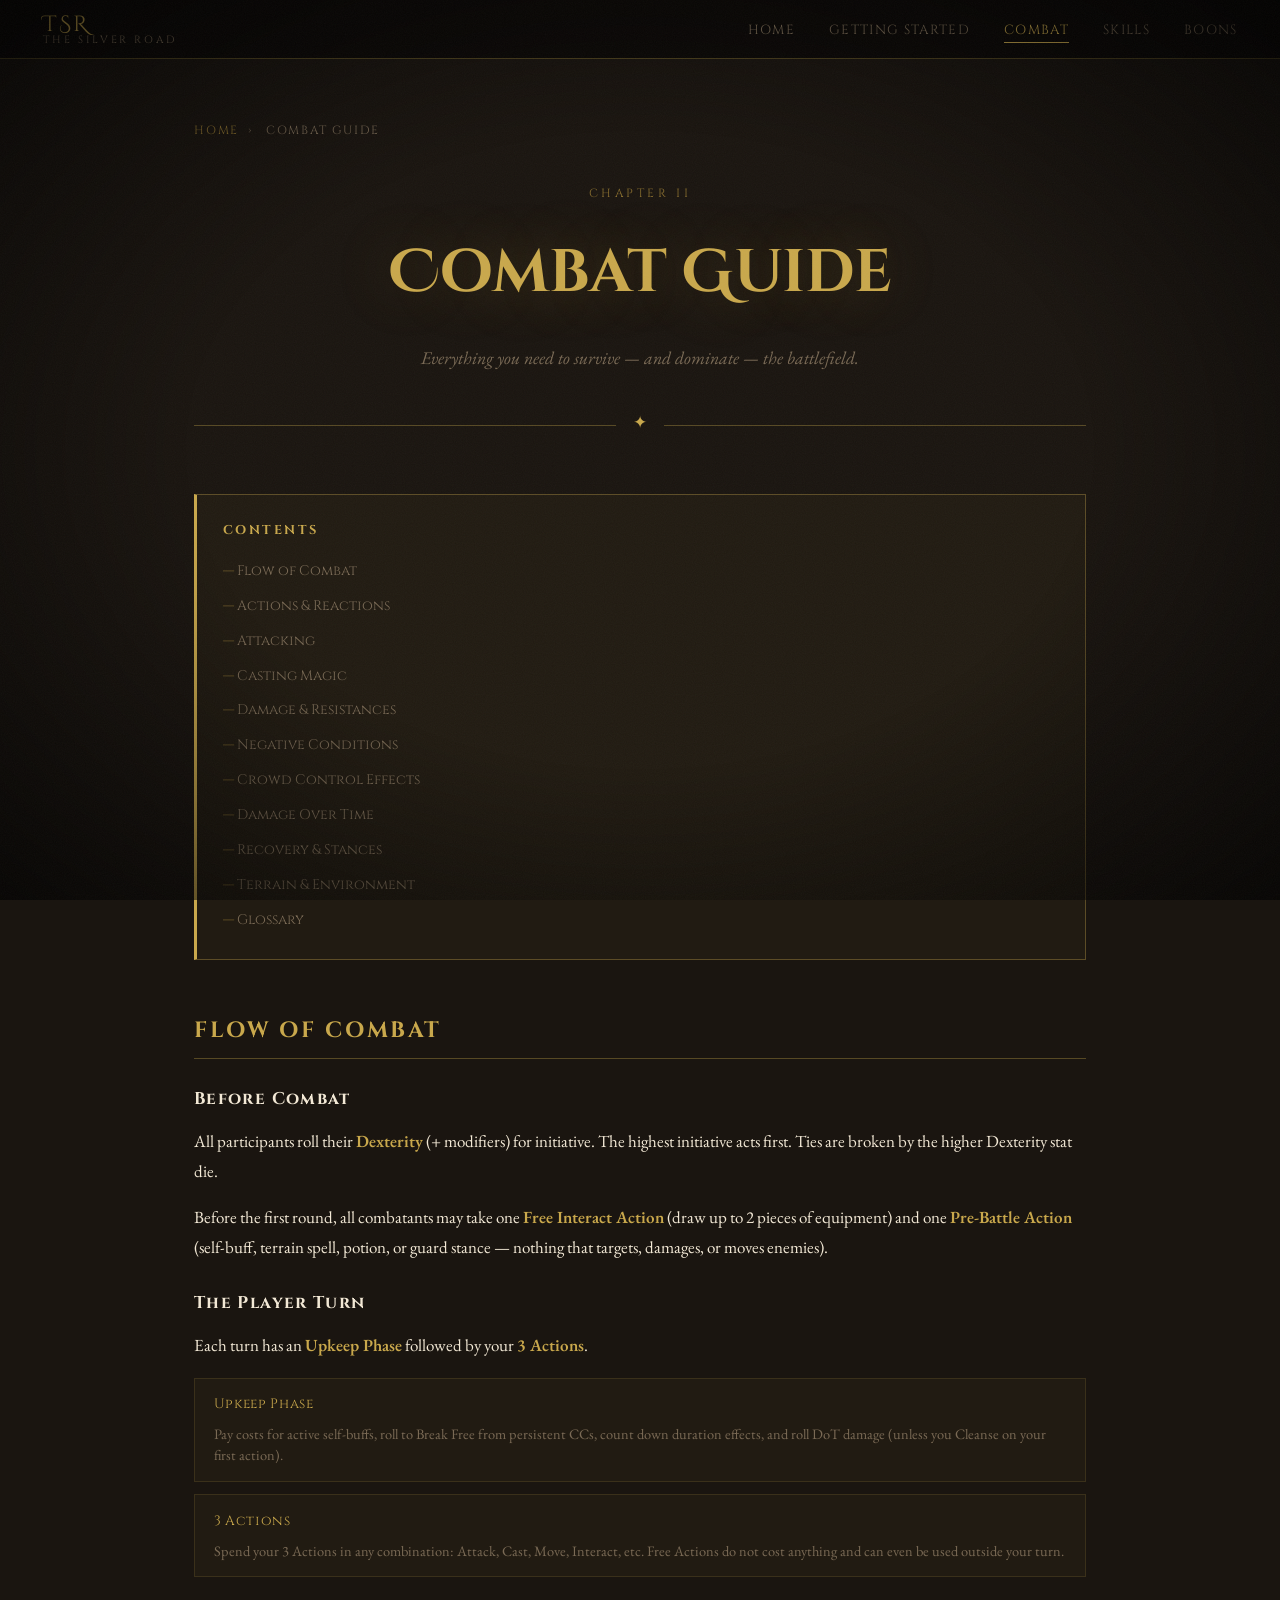
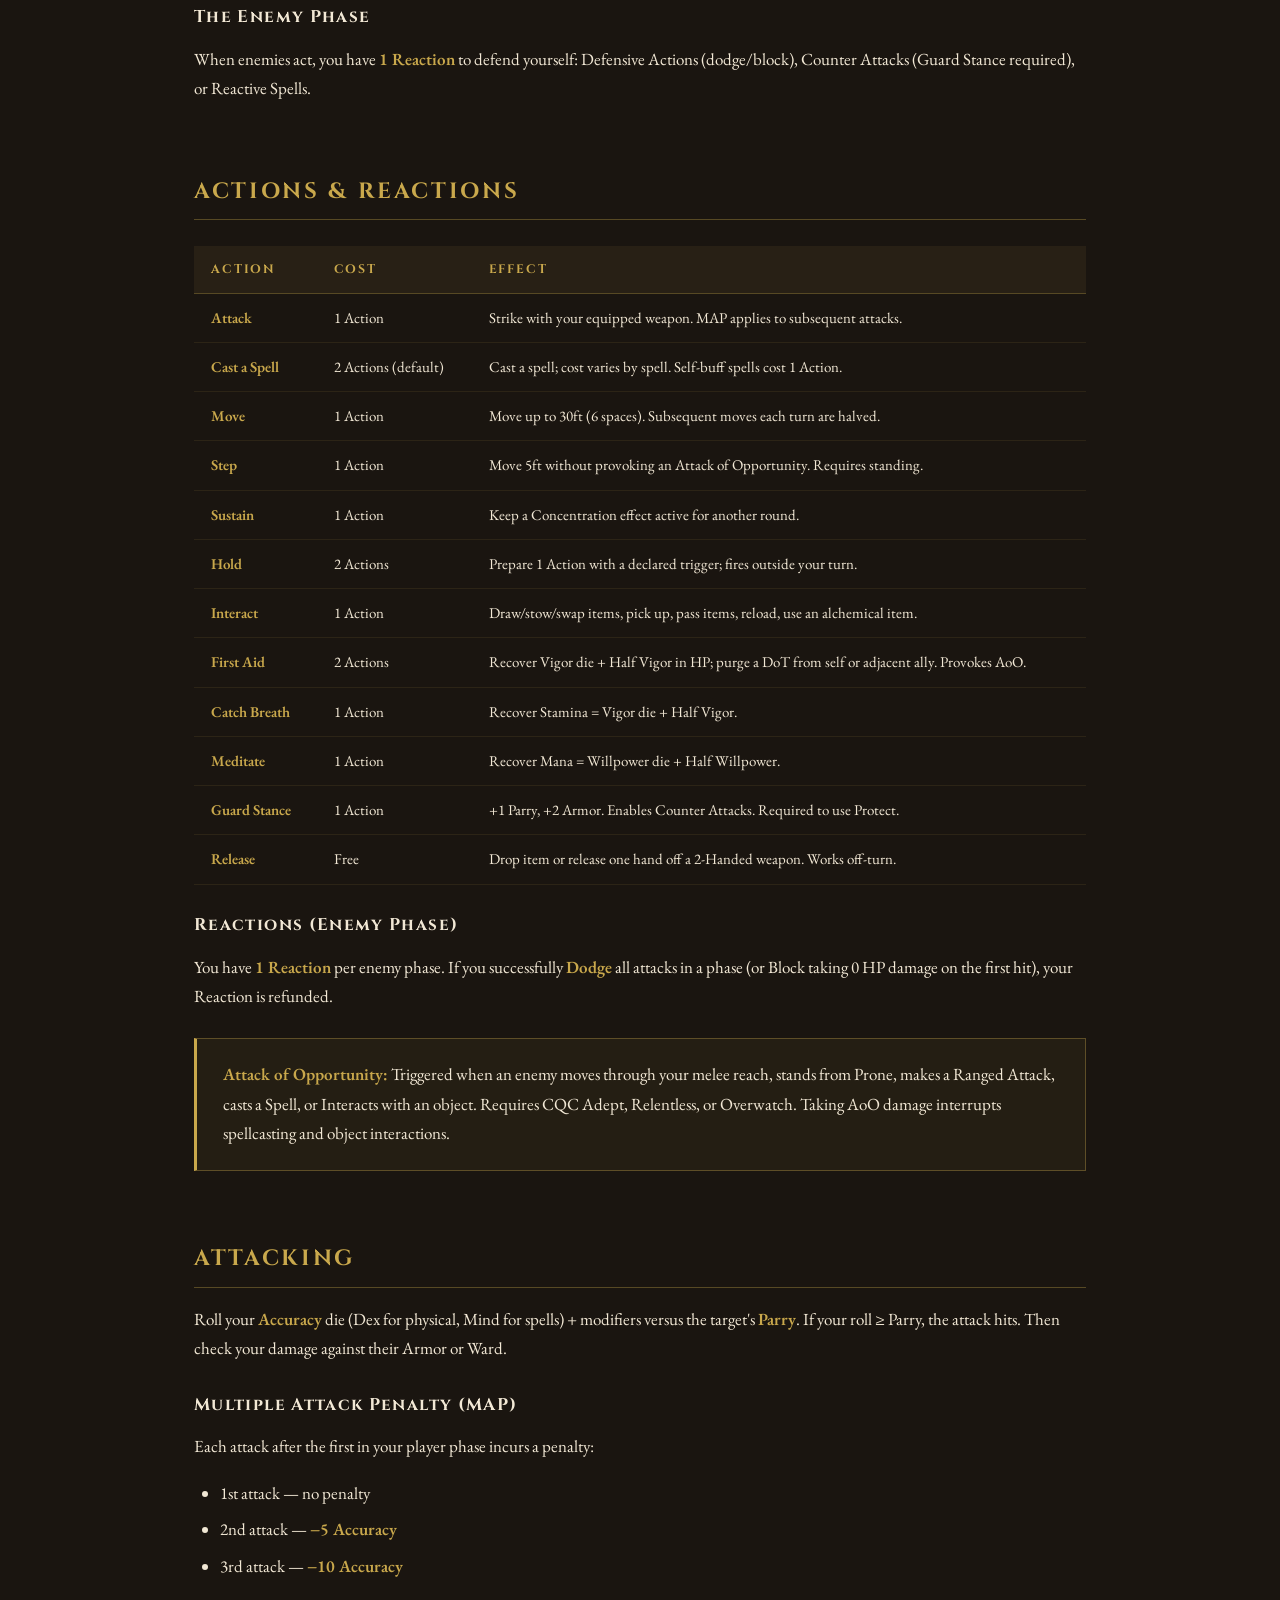
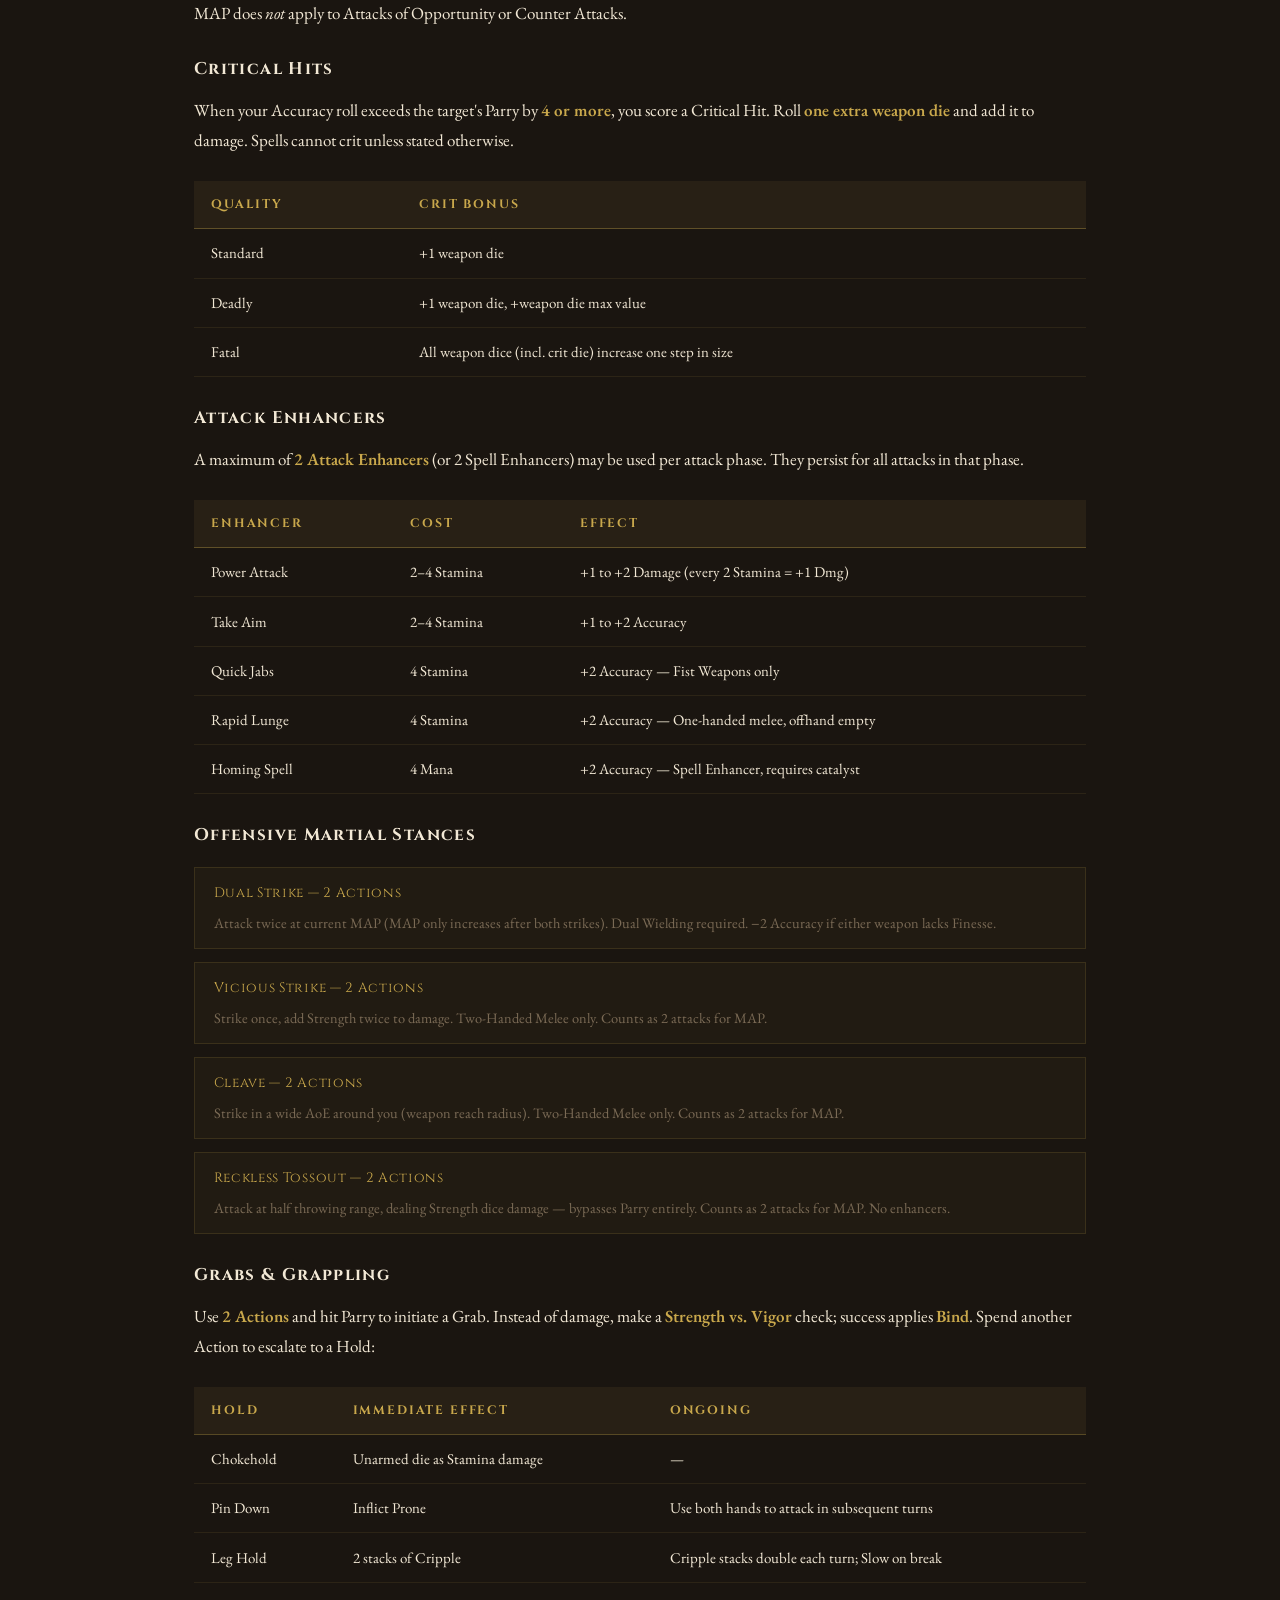
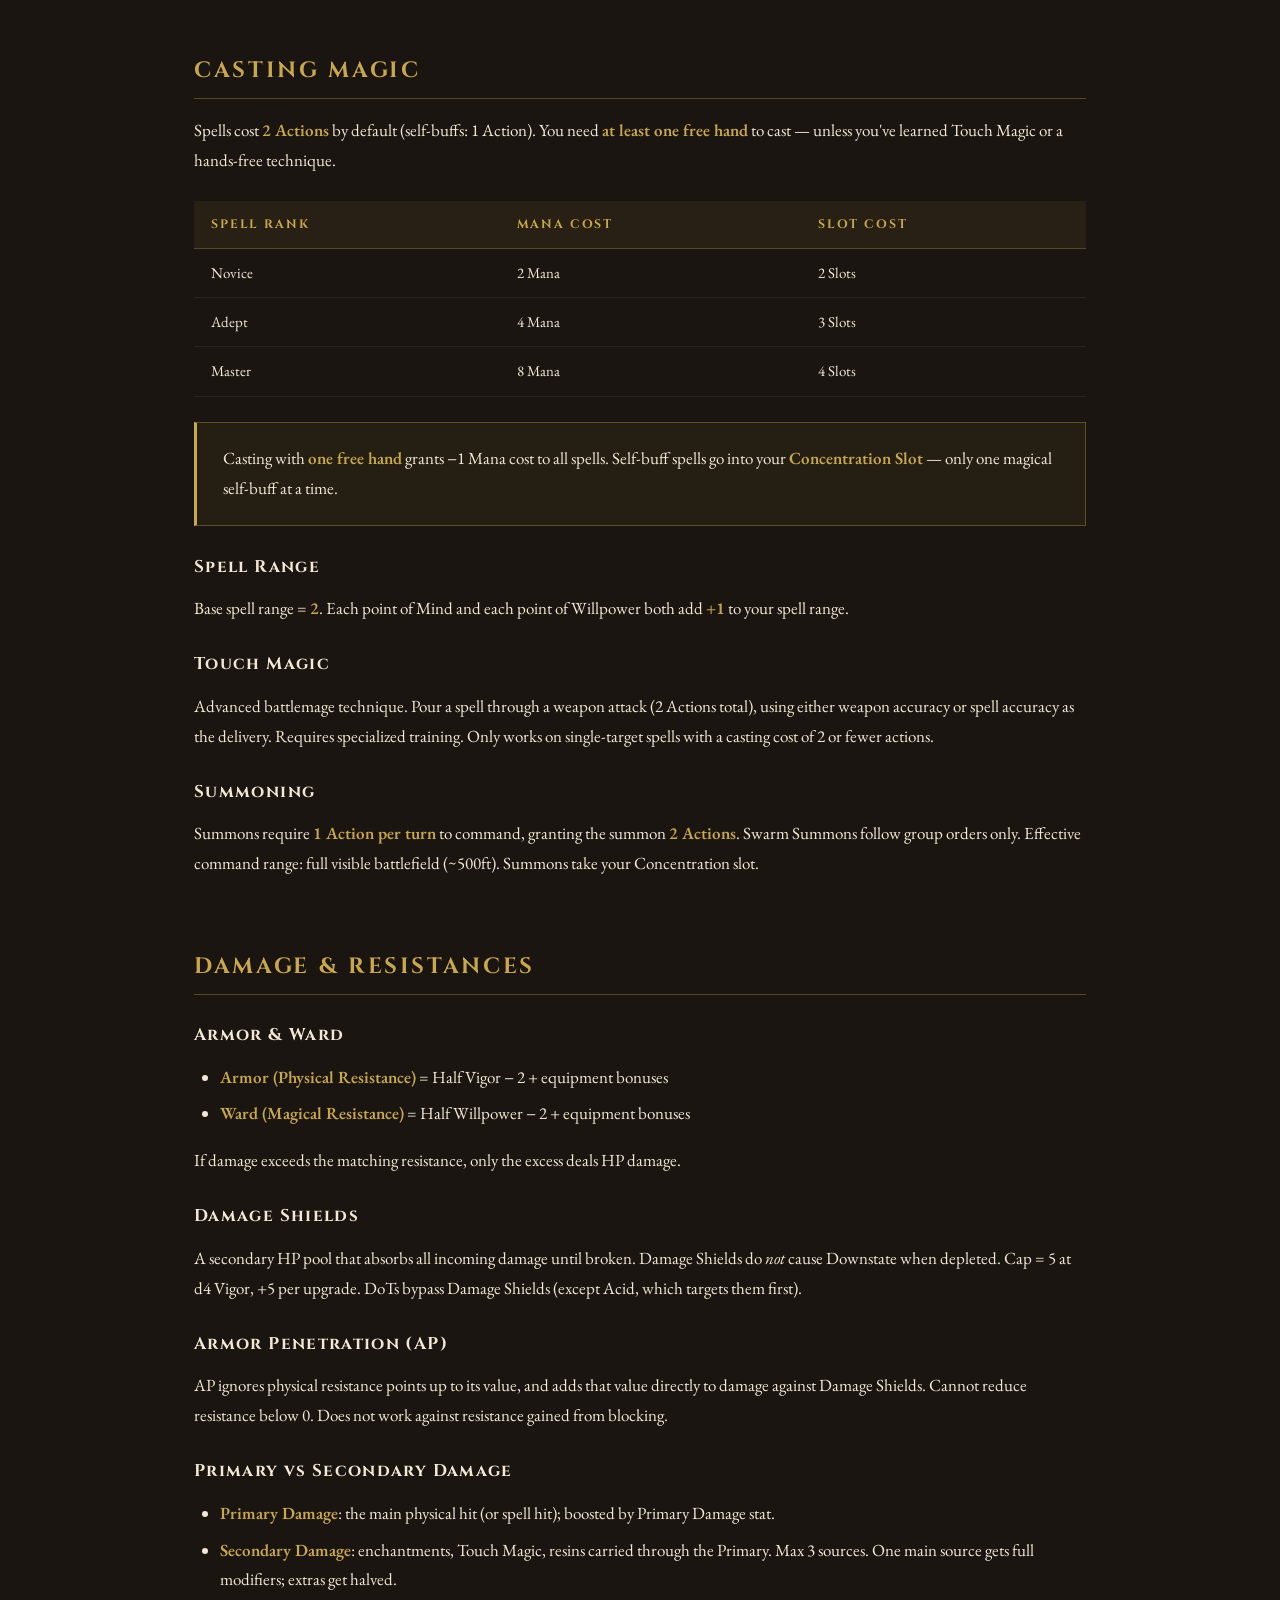
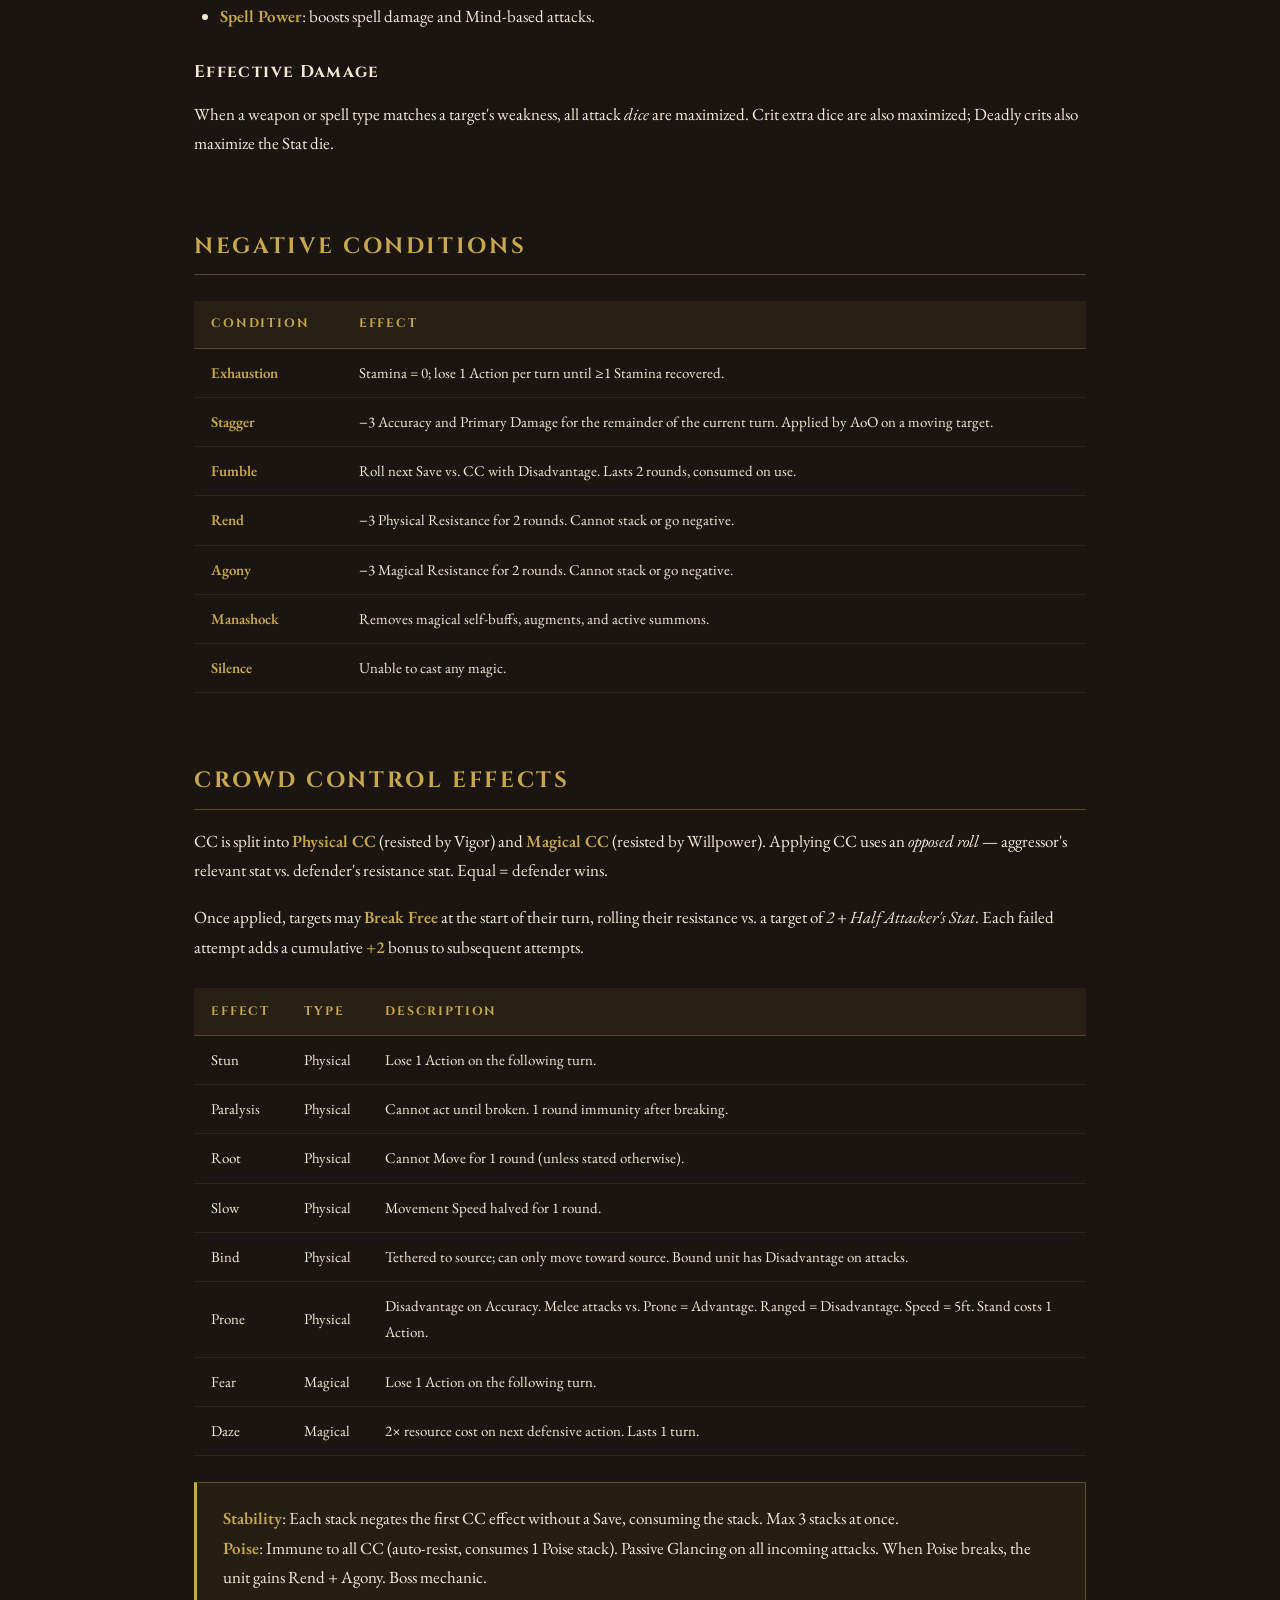
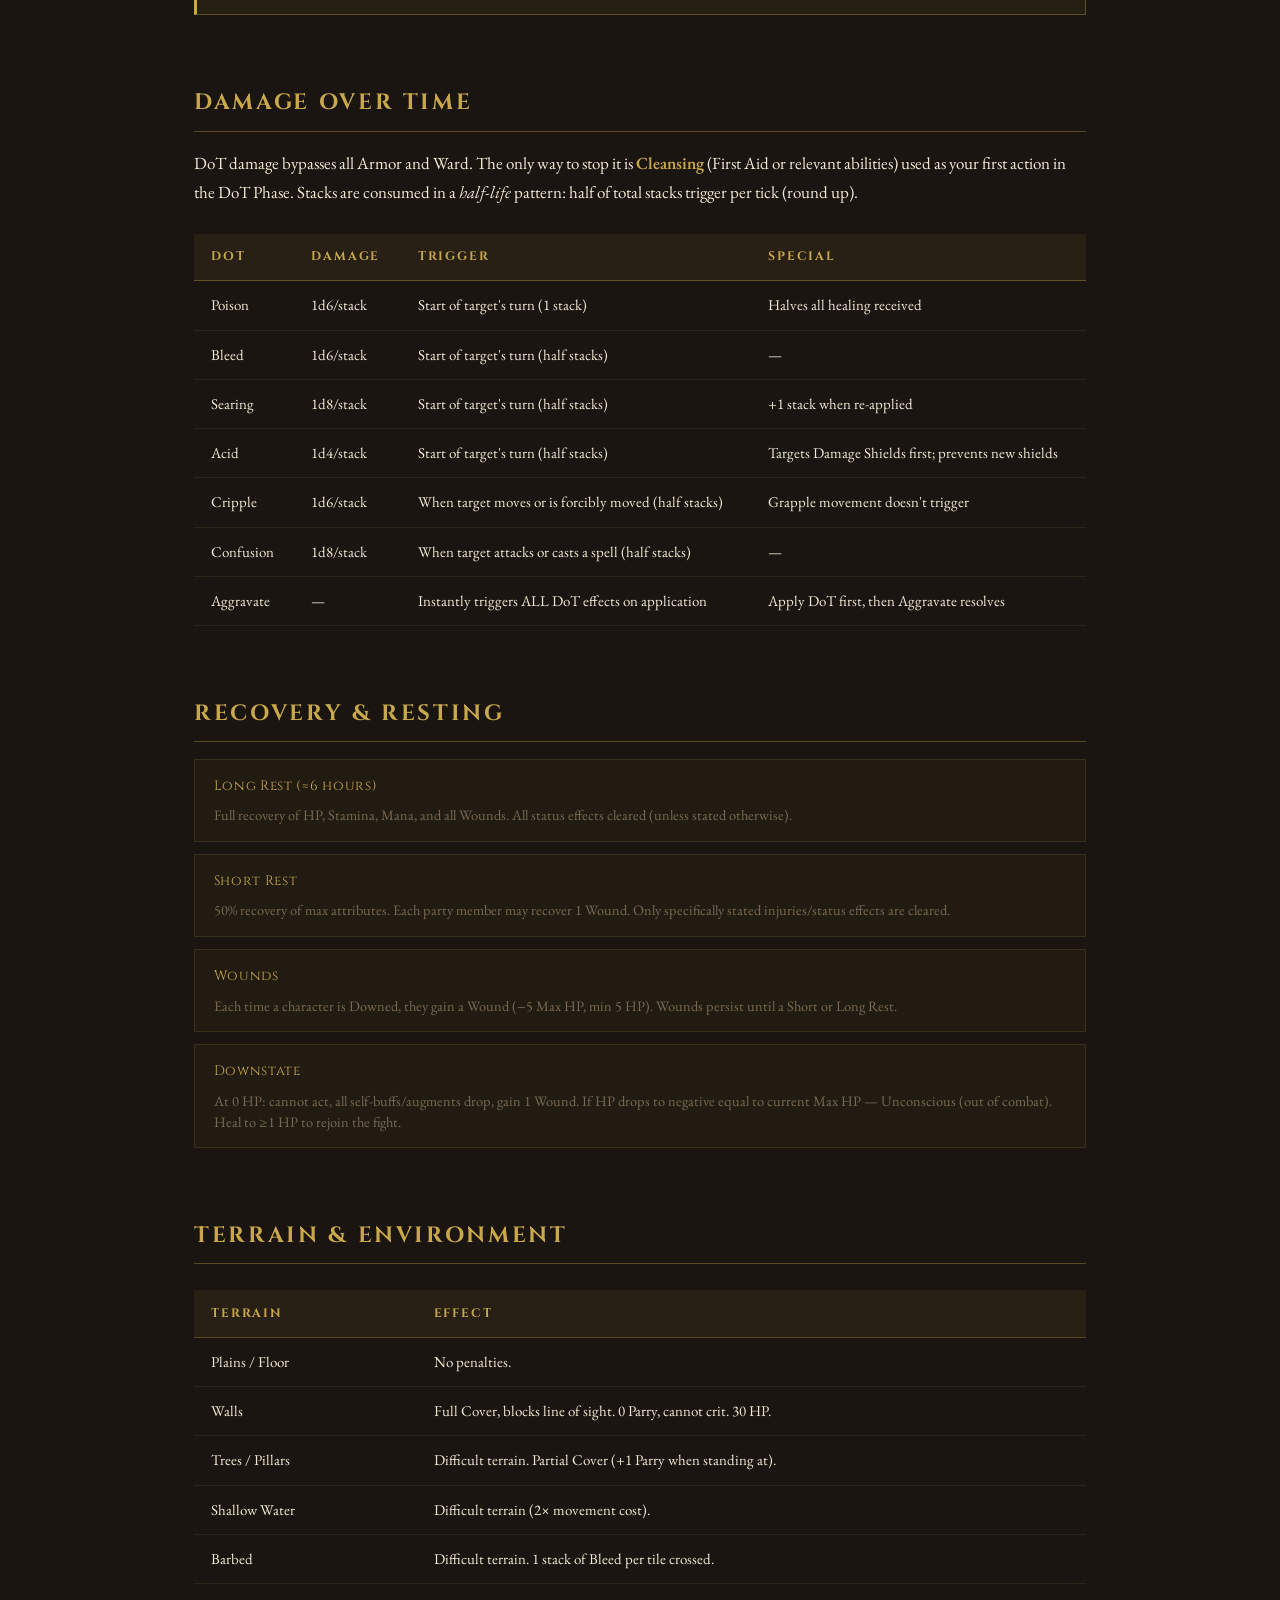
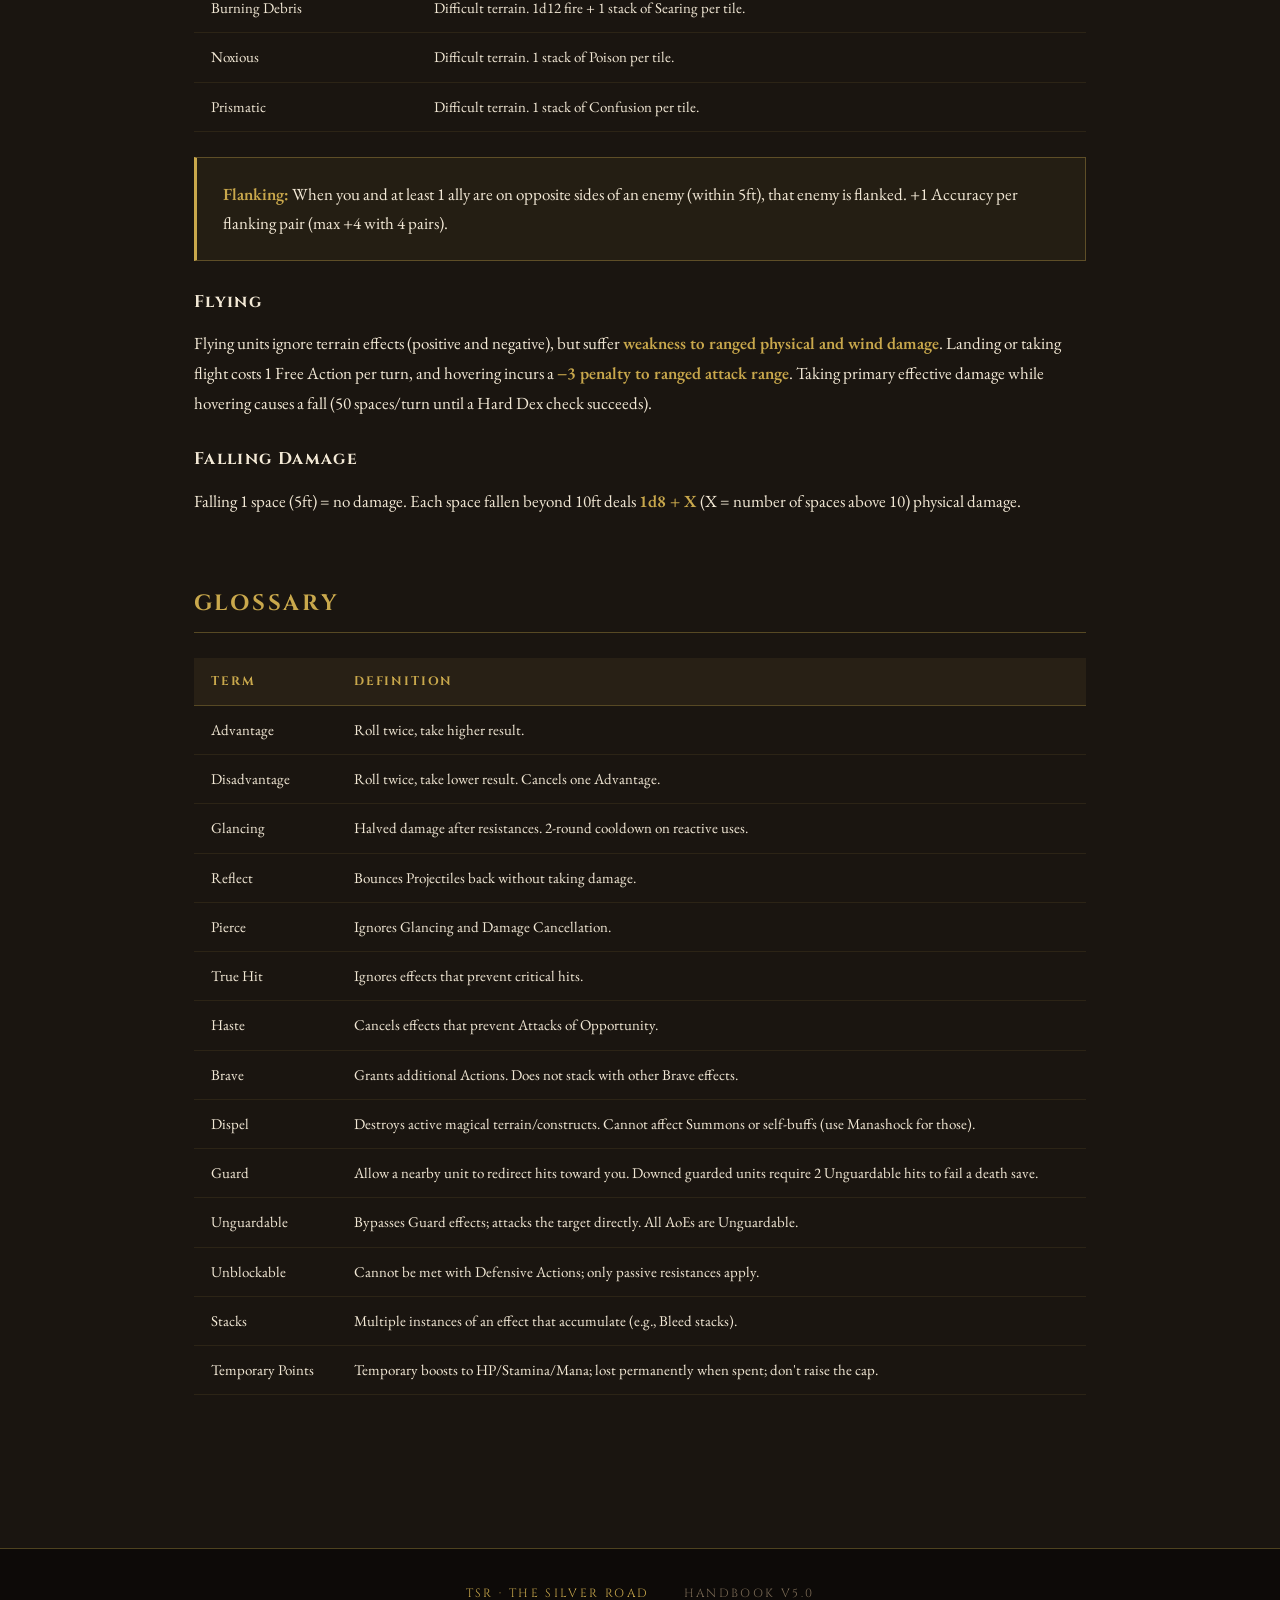
<file: tsr-handbook/pages/combat.html>
<!DOCTYPE html>
<html lang="en">
<head>
  <meta charset="UTF-8" />
  <meta name="viewport" content="width=device-width, initial-scale=1.0" />
  <title>Combat Guide — TSR Player's Handbook</title>
  <link rel="stylesheet" href="../css/style.css" />
  <link rel="preconnect" href="https://fonts.googleapis.com" />
  <link href="https://fonts.googleapis.com/css2?family=Cinzel+Decorative:wght@400;700;900&family=Cinzel:wght@400;600;700&family=EB+Garamond:ital,wght@0,400;0,500;0,600;1,400;1,500&display=swap" rel="stylesheet" />
</head>
<body>
  <div class="noise"></div>
  <div class="vignette"></div>

  <nav class="topnav">
    <div class="nav-brand">
      <span class="brand-tsr">TSR</span>
      <span class="brand-sub">The Silver Road</span>
    </div>
    <ul class="nav-links">
      <li><a href="../index.html">Home</a></li>
      <li><a href="getting-started.html">Getting Started</a></li>
      <li><a href="combat.html" class="active">Combat</a></li>
      <li><a href="skills.html">Skills</a></li>
      <li><a href="boons.html">Boons</a></li>
    </ul>
    <button class="nav-toggle">☰</button>
  </nav>

  <div class="page-wrap">
    <div class="breadcrumb">
      <a href="../index.html">Home</a><span>›</span> Combat Guide
    </div>

    <div class="page-hero">
      <p class="page-eyebrow">Chapter II</p>
      <h1 class="page-title">Combat Guide</h1>
      <p class="page-lead">Everything you need to survive — and dominate — the battlefield.</p>
    </div>

    <nav class="toc">
      <h4>Contents</h4>
      <ul>
        <li><a href="#flow">Flow of Combat</a></li>
        <li><a href="#actions">Actions &amp; Reactions</a></li>
        <li><a href="#attacking">Attacking</a></li>
        <li><a href="#magic">Casting Magic</a></li>
        <li><a href="#damage">Damage &amp; Resistances</a></li>
        <li><a href="#conditions">Negative Conditions</a></li>
        <li><a href="#crowd-control">Crowd Control Effects</a></li>
        <li><a href="#dots">Damage Over Time</a></li>
        <li><a href="#recovery">Recovery &amp; Stances</a></li>
        <li><a href="#terrain">Terrain &amp; Environment</a></li>
        <li><a href="#glossary">Glossary</a></li>
      </ul>
    </nav>

    <!-- Flow of Combat -->
    <section class="content-section" id="flow">
      <h2>Flow of Combat</h2>

      <h3>Before Combat</h3>
      <p>All participants roll their <strong>Dexterity</strong> (+ modifiers) for initiative. The highest initiative acts first. Ties are broken by the higher Dexterity stat die.</p>
      <p>Before the first round, all combatants may take one <strong>Free Interact Action</strong> (draw up to 2 pieces of equipment) and one <strong>Pre-Battle Action</strong> (self-buff, terrain spell, potion, or guard stance — nothing that targets, damages, or moves enemies).</p>

      <h3>The Player Turn</h3>
      <p>Each turn has an <strong>Upkeep Phase</strong> followed by your <strong>3 Actions</strong>.</p>

      <div class="perk-list">
        <div class="perk-item">
          <div class="perk-name">Upkeep Phase</div>
          <div class="perk-desc">Pay costs for active self-buffs, roll to Break Free from persistent CCs, count down duration effects, and roll DoT damage (unless you Cleanse on your first action).</div>
        </div>
        <div class="perk-item">
          <div class="perk-name">3 Actions</div>
          <div class="perk-desc">Spend your 3 Actions in any combination: Attack, Cast, Move, Interact, etc. Free Actions do not cost anything and can even be used outside your turn.</div>
        </div>
      </div>

      <h3>The Enemy Phase</h3>
      <p>When enemies act, you have <strong>1 Reaction</strong> to defend yourself: Defensive Actions (dodge/block), Counter Attacks (Guard Stance required), or Reactive Spells.</p>
    </section>

    <!-- Actions -->
    <section class="content-section" id="actions">
      <h2>Actions &amp; Reactions</h2>

      <table class="styled-table">
        <thead><tr><th>Action</th><th>Cost</th><th>Effect</th></tr></thead>
        <tbody>
          <tr><td><strong>Attack</strong></td><td>1 Action</td><td>Strike with your equipped weapon. MAP applies to subsequent attacks.</td></tr>
          <tr><td><strong>Cast a Spell</strong></td><td>2 Actions (default)</td><td>Cast a spell; cost varies by spell. Self-buff spells cost 1 Action.</td></tr>
          <tr><td><strong>Move</strong></td><td>1 Action</td><td>Move up to 30ft (6 spaces). Subsequent moves each turn are halved.</td></tr>
          <tr><td><strong>Step</strong></td><td>1 Action</td><td>Move 5ft without provoking an Attack of Opportunity. Requires standing.</td></tr>
          <tr><td><strong>Sustain</strong></td><td>1 Action</td><td>Keep a Concentration effect active for another round.</td></tr>
          <tr><td><strong>Hold</strong></td><td>2 Actions</td><td>Prepare 1 Action with a declared trigger; fires outside your turn.</td></tr>
          <tr><td><strong>Interact</strong></td><td>1 Action</td><td>Draw/stow/swap items, pick up, pass items, reload, use an alchemical item.</td></tr>
          <tr><td><strong>First Aid</strong></td><td>2 Actions</td><td>Recover Vigor die + Half Vigor in HP; purge a DoT from self or adjacent ally. Provokes AoO.</td></tr>
          <tr><td><strong>Catch Breath</strong></td><td>1 Action</td><td>Recover Stamina = Vigor die + Half Vigor.</td></tr>
          <tr><td><strong>Meditate</strong></td><td>1 Action</td><td>Recover Mana = Willpower die + Half Willpower.</td></tr>
          <tr><td><strong>Guard Stance</strong></td><td>1 Action</td><td>+1 Parry, +2 Armor. Enables Counter Attacks. Required to use Protect.</td></tr>
          <tr><td><strong>Release</strong></td><td>Free</td><td>Drop item or release one hand off a 2-Handed weapon. Works off-turn.</td></tr>
        </tbody>
      </table>

      <h3>Reactions (Enemy Phase)</h3>
      <p>You have <strong>1 Reaction</strong> per enemy phase. If you successfully <strong>Dodge</strong> all attacks in a phase (or Block taking 0 HP damage on the first hit), your Reaction is refunded.</p>

      <div class="callout">
        <strong>Attack of Opportunity:</strong> Triggered when an enemy moves through your melee reach, stands from Prone, makes a Ranged Attack, casts a Spell, or Interacts with an object. Requires CQC Adept, Relentless, or Overwatch. Taking AoO damage interrupts spellcasting and object interactions.
      </div>
    </section>

    <!-- Attacking -->
    <section class="content-section" id="attacking">
      <h2>Attacking</h2>

      <p>Roll your <strong>Accuracy</strong> die (Dex for physical, Mind for spells) + modifiers versus the target's <strong>Parry</strong>. If your roll ≥ Parry, the attack hits. Then check your damage against their Armor or Ward.</p>

      <h3>Multiple Attack Penalty (MAP)</h3>
      <p>Each attack after the first in your player phase incurs a penalty:</p>
      <ul>
        <li>1st attack — no penalty</li>
        <li>2nd attack — <strong>−5 Accuracy</strong></li>
        <li>3rd attack — <strong>−10 Accuracy</strong></li>
      </ul>
      <p>MAP does <em>not</em> apply to Attacks of Opportunity or Counter Attacks.</p>

      <h3>Critical Hits</h3>
      <p>When your Accuracy roll exceeds the target's Parry by <strong>4 or more</strong>, you score a Critical Hit. Roll <strong>one extra weapon die</strong> and add it to damage. Spells cannot crit unless stated otherwise.</p>

      <table class="styled-table">
        <thead><tr><th>Quality</th><th>Crit Bonus</th></tr></thead>
        <tbody>
          <tr><td>Standard</td><td>+1 weapon die</td></tr>
          <tr><td>Deadly</td><td>+1 weapon die, +weapon die max value</td></tr>
          <tr><td>Fatal</td><td>All weapon dice (incl. crit die) increase one step in size</td></tr>
        </tbody>
      </table>

      <h3>Attack Enhancers</h3>
      <p>A maximum of <strong>2 Attack Enhancers</strong> (or 2 Spell Enhancers) may be used per attack phase. They persist for all attacks in that phase.</p>

      <table class="styled-table">
        <thead><tr><th>Enhancer</th><th>Cost</th><th>Effect</th></tr></thead>
        <tbody>
          <tr><td>Power Attack</td><td>2–4 Stamina</td><td>+1 to +2 Damage (every 2 Stamina = +1 Dmg)</td></tr>
          <tr><td>Take Aim</td><td>2–4 Stamina</td><td>+1 to +2 Accuracy</td></tr>
          <tr><td>Quick Jabs</td><td>4 Stamina</td><td>+2 Accuracy — Fist Weapons only</td></tr>
          <tr><td>Rapid Lunge</td><td>4 Stamina</td><td>+2 Accuracy — One-handed melee, offhand empty</td></tr>
          <tr><td>Homing Spell</td><td>4 Mana</td><td>+2 Accuracy — Spell Enhancer, requires catalyst</td></tr>
        </tbody>
      </table>

      <h3>Offensive Martial Stances</h3>

      <div class="perk-list">
        <div class="perk-item">
          <div class="perk-name">Dual Strike — 2 Actions</div>
          <div class="perk-desc">Attack twice at current MAP (MAP only increases after both strikes). Dual Wielding required. −2 Accuracy if either weapon lacks Finesse.</div>
        </div>
        <div class="perk-item">
          <div class="perk-name">Vicious Strike — 2 Actions</div>
          <div class="perk-desc">Strike once, add Strength twice to damage. Two-Handed Melee only. Counts as 2 attacks for MAP.</div>
        </div>
        <div class="perk-item">
          <div class="perk-name">Cleave — 2 Actions</div>
          <div class="perk-desc">Strike in a wide AoE around you (weapon reach radius). Two-Handed Melee only. Counts as 2 attacks for MAP.</div>
        </div>
        <div class="perk-item">
          <div class="perk-name">Reckless Tossout — 2 Actions</div>
          <div class="perk-desc">Attack at half throwing range, dealing Strength dice damage — bypasses Parry entirely. Counts as 2 attacks for MAP. No enhancers.</div>
        </div>
      </div>

      <h3>Grabs &amp; Grappling</h3>
      <p>Use <strong>2 Actions</strong> and hit Parry to initiate a Grab. Instead of damage, make a <strong>Strength vs. Vigor</strong> check; success applies <strong>Bind</strong>. Spend another Action to escalate to a Hold:</p>

      <table class="styled-table">
        <thead><tr><th>Hold</th><th>Immediate Effect</th><th>Ongoing</th></tr></thead>
        <tbody>
          <tr><td>Chokehold</td><td>Unarmed die as Stamina damage</td><td>—</td></tr>
          <tr><td>Pin Down</td><td>Inflict Prone</td><td>Use both hands to attack in subsequent turns</td></tr>
          <tr><td>Leg Hold</td><td>2 stacks of Cripple</td><td>Cripple stacks double each turn; Slow on break</td></tr>
        </tbody>
      </table>
    </section>

    <!-- Magic -->
    <section class="content-section" id="magic">
      <h2>Casting Magic</h2>
      <p>Spells cost <strong>2 Actions</strong> by default (self-buffs: 1 Action). You need <strong>at least one free hand</strong> to cast — unless you've learned Touch Magic or a hands-free technique.</p>

      <table class="styled-table">
        <thead><tr><th>Spell Rank</th><th>Mana Cost</th><th>Slot Cost</th></tr></thead>
        <tbody>
          <tr><td>Novice</td><td>2 Mana</td><td>2 Slots</td></tr>
          <tr><td>Adept</td><td>4 Mana</td><td>3 Slots</td></tr>
          <tr><td>Master</td><td>8 Mana</td><td>4 Slots</td></tr>
        </tbody>
      </table>

      <div class="callout">
        Casting with <strong>one free hand</strong> grants −1 Mana cost to all spells. Self-buff spells go into your <strong>Concentration Slot</strong> — only one magical self-buff at a time.
      </div>

      <h3>Spell Range</h3>
      <p>Base spell range = <strong>2</strong>. Each point of Mind and each point of Willpower both add <strong>+1</strong> to your spell range.</p>

      <h3>Touch Magic</h3>
      <p>Advanced battlemage technique. Pour a spell through a weapon attack (2 Actions total), using either weapon accuracy or spell accuracy as the delivery. Requires specialized training. Only works on single-target spells with a casting cost of 2 or fewer actions.</p>

      <h3>Summoning</h3>
      <p>Summons require <strong>1 Action per turn</strong> to command, granting the summon <strong>2 Actions</strong>. Swarm Summons follow group orders only. Effective command range: full visible battlefield (~500ft). Summons take your Concentration slot.</p>
    </section>

    <!-- Damage -->
    <section class="content-section" id="damage">
      <h2>Damage &amp; Resistances</h2>

      <h3>Armor &amp; Ward</h3>
      <ul>
        <li><strong>Armor (Physical Resistance)</strong> = Half Vigor − 2 + equipment bonuses</li>
        <li><strong>Ward (Magical Resistance)</strong> = Half Willpower − 2 + equipment bonuses</li>
      </ul>
      <p>If damage exceeds the matching resistance, only the excess deals HP damage.</p>

      <h3>Damage Shields</h3>
      <p>A secondary HP pool that absorbs all incoming damage until broken. Damage Shields do <em>not</em> cause Downstate when depleted. Cap = 5 at d4 Vigor, +5 per upgrade. DoTs bypass Damage Shields (except Acid, which targets them first).</p>

      <h3>Armor Penetration (AP)</h3>
      <p>AP ignores physical resistance points up to its value, and adds that value directly to damage against Damage Shields. Cannot reduce resistance below 0. Does not work against resistance gained from blocking.</p>

      <h3>Primary vs Secondary Damage</h3>
      <ul>
        <li><strong>Primary Damage</strong>: the main physical hit (or spell hit); boosted by Primary Damage stat.</li>
        <li><strong>Secondary Damage</strong>: enchantments, Touch Magic, resins carried through the Primary. Max 3 sources. One main source gets full modifiers; extras get halved.</li>
        <li><strong>Spell Power</strong>: boosts spell damage and Mind-based attacks.</li>
      </ul>

      <h3>Effective Damage</h3>
      <p>When a weapon or spell type matches a target's weakness, all attack <em>dice</em> are maximized. Crit extra dice are also maximized; Deadly crits also maximize the Stat die.</p>
    </section>

    <!-- Negative Conditions -->
    <section class="content-section" id="conditions">
      <h2>Negative Conditions</h2>

      <table class="styled-table">
        <thead><tr><th>Condition</th><th>Effect</th></tr></thead>
        <tbody>
          <tr><td><strong>Exhaustion</strong></td><td>Stamina = 0; lose 1 Action per turn until ≥1 Stamina recovered.</td></tr>
          <tr><td><strong>Stagger</strong></td><td>−3 Accuracy and Primary Damage for the remainder of the current turn. Applied by AoO on a moving target.</td></tr>
          <tr><td><strong>Fumble</strong></td><td>Roll next Save vs. CC with Disadvantage. Lasts 2 rounds, consumed on use.</td></tr>
          <tr><td><strong>Rend</strong></td><td>−3 Physical Resistance for 2 rounds. Cannot stack or go negative.</td></tr>
          <tr><td><strong>Agony</strong></td><td>−3 Magical Resistance for 2 rounds. Cannot stack or go negative.</td></tr>
          <tr><td><strong>Manashock</strong></td><td>Removes magical self-buffs, augments, and active summons.</td></tr>
          <tr><td><strong>Silence</strong></td><td>Unable to cast any magic.</td></tr>
        </tbody>
      </table>
    </section>

    <!-- Crowd Control -->
    <section class="content-section" id="crowd-control">
      <h2>Crowd Control Effects</h2>
      <p>CC is split into <strong>Physical CC</strong> (resisted by Vigor) and <strong>Magical CC</strong> (resisted by Willpower). Applying CC uses an <em>opposed roll</em> — aggressor's relevant stat vs. defender's resistance stat. Equal = defender wins.</p>
      <p>Once applied, targets may <strong>Break Free</strong> at the start of their turn, rolling their resistance vs. a target of <em>2 + Half Attacker's Stat</em>. Each failed attempt adds a cumulative <strong>+2</strong> bonus to subsequent attempts.</p>

      <table class="styled-table">
        <thead><tr><th>Effect</th><th>Type</th><th>Description</th></tr></thead>
        <tbody>
          <tr><td>Stun</td><td>Physical</td><td>Lose 1 Action on the following turn.</td></tr>
          <tr><td>Paralysis</td><td>Physical</td><td>Cannot act until broken. 1 round immunity after breaking.</td></tr>
          <tr><td>Root</td><td>Physical</td><td>Cannot Move for 1 round (unless stated otherwise).</td></tr>
          <tr><td>Slow</td><td>Physical</td><td>Movement Speed halved for 1 round.</td></tr>
          <tr><td>Bind</td><td>Physical</td><td>Tethered to source; can only move toward source. Bound unit has Disadvantage on attacks.</td></tr>
          <tr><td>Prone</td><td>Physical</td><td>Disadvantage on Accuracy. Melee attacks vs. Prone = Advantage. Ranged = Disadvantage. Speed = 5ft. Stand costs 1 Action.</td></tr>
          <tr><td>Fear</td><td>Magical</td><td>Lose 1 Action on the following turn.</td></tr>
          <tr><td>Daze</td><td>Magical</td><td>2× resource cost on next defensive action. Lasts 1 turn.</td></tr>
        </tbody>
      </table>

      <div class="callout">
        <strong>Stability</strong>: Each stack negates the first CC effect without a Save, consuming the stack. Max 3 stacks at once.<br/>
        <strong>Poise</strong>: Immune to all CC (auto-resist, consumes 1 Poise stack). Passive Glancing on all incoming attacks. When Poise breaks, the unit gains Rend + Agony. Boss mechanic.
      </div>
    </section>

    <!-- DoTs -->
    <section class="content-section" id="dots">
      <h2>Damage Over Time</h2>
      <p>DoT damage bypasses all Armor and Ward. The only way to stop it is <strong>Cleansing</strong> (First Aid or relevant abilities) used as your first action in the DoT Phase. Stacks are consumed in a <em>half-life</em> pattern: half of total stacks trigger per tick (round up).</p>

      <table class="styled-table">
        <thead><tr><th>DoT</th><th>Damage</th><th>Trigger</th><th>Special</th></tr></thead>
        <tbody>
          <tr><td>Poison</td><td>1d6/stack</td><td>Start of target's turn (1 stack)</td><td>Halves all healing received</td></tr>
          <tr><td>Bleed</td><td>1d6/stack</td><td>Start of target's turn (half stacks)</td><td>—</td></tr>
          <tr><td>Searing</td><td>1d8/stack</td><td>Start of target's turn (half stacks)</td><td>+1 stack when re-applied</td></tr>
          <tr><td>Acid</td><td>1d4/stack</td><td>Start of target's turn (half stacks)</td><td>Targets Damage Shields first; prevents new shields</td></tr>
          <tr><td>Cripple</td><td>1d6/stack</td><td>When target moves or is forcibly moved (half stacks)</td><td>Grapple movement doesn't trigger</td></tr>
          <tr><td>Confusion</td><td>1d8/stack</td><td>When target attacks or casts a spell (half stacks)</td><td>—</td></tr>
          <tr><td>Aggravate</td><td>—</td><td>Instantly triggers ALL DoT effects on application</td><td>Apply DoT first, then Aggravate resolves</td></tr>
        </tbody>
      </table>
    </section>

    <!-- Recovery -->
    <section class="content-section" id="recovery">
      <h2>Recovery &amp; Resting</h2>

      <div class="perk-list">
        <div class="perk-item">
          <div class="perk-name">Long Rest (≈6 hours)</div>
          <div class="perk-desc">Full recovery of HP, Stamina, Mana, and all Wounds. All status effects cleared (unless stated otherwise).</div>
        </div>
        <div class="perk-item">
          <div class="perk-name">Short Rest</div>
          <div class="perk-desc">50% recovery of max attributes. Each party member may recover 1 Wound. Only specifically stated injuries/status effects are cleared.</div>
        </div>
        <div class="perk-item">
          <div class="perk-name">Wounds</div>
          <div class="perk-desc">Each time a character is Downed, they gain a Wound (−5 Max HP, min 5 HP). Wounds persist until a Short or Long Rest.</div>
        </div>
        <div class="perk-item">
          <div class="perk-name">Downstate</div>
          <div class="perk-desc">At 0 HP: cannot act, all self-buffs/augments drop, gain 1 Wound. If HP drops to negative equal to current Max HP — Unconscious (out of combat). Heal to ≥1 HP to rejoin the fight.</div>
        </div>
      </div>
    </section>

    <!-- Terrain -->
    <section class="content-section" id="terrain">
      <h2>Terrain &amp; Environment</h2>

      <table class="styled-table">
        <thead><tr><th>Terrain</th><th>Effect</th></tr></thead>
        <tbody>
          <tr><td>Plains / Floor</td><td>No penalties.</td></tr>
          <tr><td>Walls</td><td>Full Cover, blocks line of sight. 0 Parry, cannot crit. 30 HP.</td></tr>
          <tr><td>Trees / Pillars</td><td>Difficult terrain. Partial Cover (+1 Parry when standing at).</td></tr>
          <tr><td>Shallow Water</td><td>Difficult terrain (2× movement cost).</td></tr>
          <tr><td>Barbed</td><td>Difficult terrain. 1 stack of Bleed per tile crossed.</td></tr>
          <tr><td>Burning Debris</td><td>Difficult terrain. 1d12 fire + 1 stack of Searing per tile.</td></tr>
          <tr><td>Noxious</td><td>Difficult terrain. 1 stack of Poison per tile.</td></tr>
          <tr><td>Prismatic</td><td>Difficult terrain. 1 stack of Confusion per tile.</td></tr>
        </tbody>
      </table>

      <div class="callout">
        <strong>Flanking:</strong> When you and at least 1 ally are on opposite sides of an enemy (within 5ft), that enemy is flanked. +1 Accuracy per flanking pair (max +4 with 4 pairs).
      </div>

      <h3>Flying</h3>
      <p>Flying units ignore terrain effects (positive and negative), but suffer <strong>weakness to ranged physical and wind damage</strong>. Landing or taking flight costs 1 Free Action per turn, and hovering incurs a <strong>−3 penalty to ranged attack range</strong>. Taking primary effective damage while hovering causes a fall (50 spaces/turn until a Hard Dex check succeeds).</p>

      <h3>Falling Damage</h3>
      <p>Falling 1 space (5ft) = no damage. Each space fallen beyond 10ft deals <strong>1d8 + X</strong> (X = number of spaces above 10) physical damage.</p>
    </section>

    <!-- Glossary -->
    <section class="content-section" id="glossary">
      <h2>Glossary</h2>

      <table class="styled-table">
        <thead><tr><th>Term</th><th>Definition</th></tr></thead>
        <tbody>
          <tr><td>Advantage</td><td>Roll twice, take higher result.</td></tr>
          <tr><td>Disadvantage</td><td>Roll twice, take lower result. Cancels one Advantage.</td></tr>
          <tr><td>Glancing</td><td>Halved damage after resistances. 2-round cooldown on reactive uses.</td></tr>
          <tr><td>Reflect</td><td>Bounces Projectiles back without taking damage.</td></tr>
          <tr><td>Pierce</td><td>Ignores Glancing and Damage Cancellation.</td></tr>
          <tr><td>True Hit</td><td>Ignores effects that prevent critical hits.</td></tr>
          <tr><td>Haste</td><td>Cancels effects that prevent Attacks of Opportunity.</td></tr>
          <tr><td>Brave</td><td>Grants additional Actions. Does not stack with other Brave effects.</td></tr>
          <tr><td>Dispel</td><td>Destroys active magical terrain/constructs. Cannot affect Summons or self-buffs (use Manashock for those).</td></tr>
          <tr><td>Guard</td><td>Allow a nearby unit to redirect hits toward you. Downed guarded units require 2 Unguardable hits to fail a death save.</td></tr>
          <tr><td>Unguardable</td><td>Bypasses Guard effects; attacks the target directly. All AoEs are Unguardable.</td></tr>
          <tr><td>Unblockable</td><td>Cannot be met with Defensive Actions; only passive resistances apply.</td></tr>
          <tr><td>Stacks</td><td>Multiple instances of an effect that accumulate (e.g., Bleed stacks).</td></tr>
          <tr><td>Temporary Points</td><td>Temporary boosts to HP/Stamina/Mana; lost permanently when spent; don't raise the cap.</td></tr>
        </tbody>
      </table>
    </section>
  </div>

  <footer class="site-footer">
    <div class="footer-inner">
      <span class="footer-brand">TSR · The Silver Road</span>
      <span class="footer-version">Handbook v5.0</span>
    </div>
  </footer>

  <script src="../js/nav.js"></script>
</body>
</html>
</file>
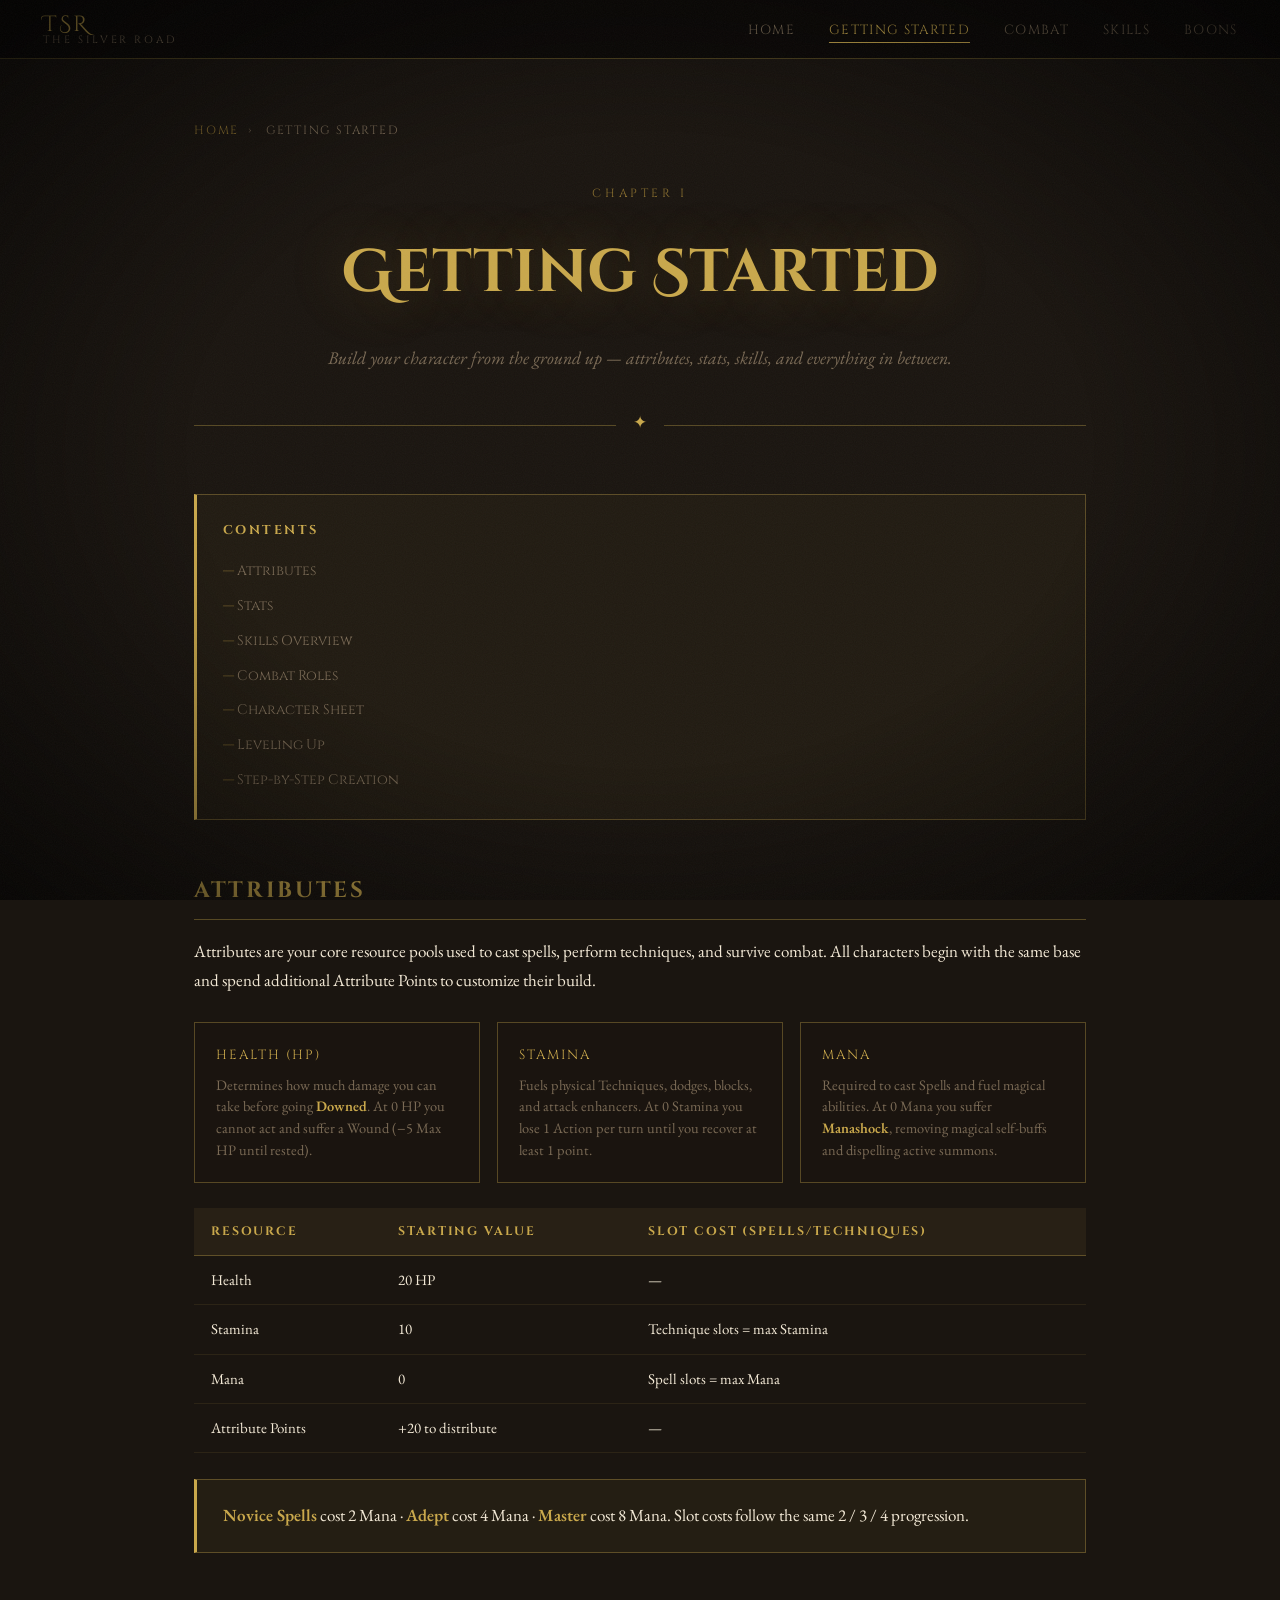
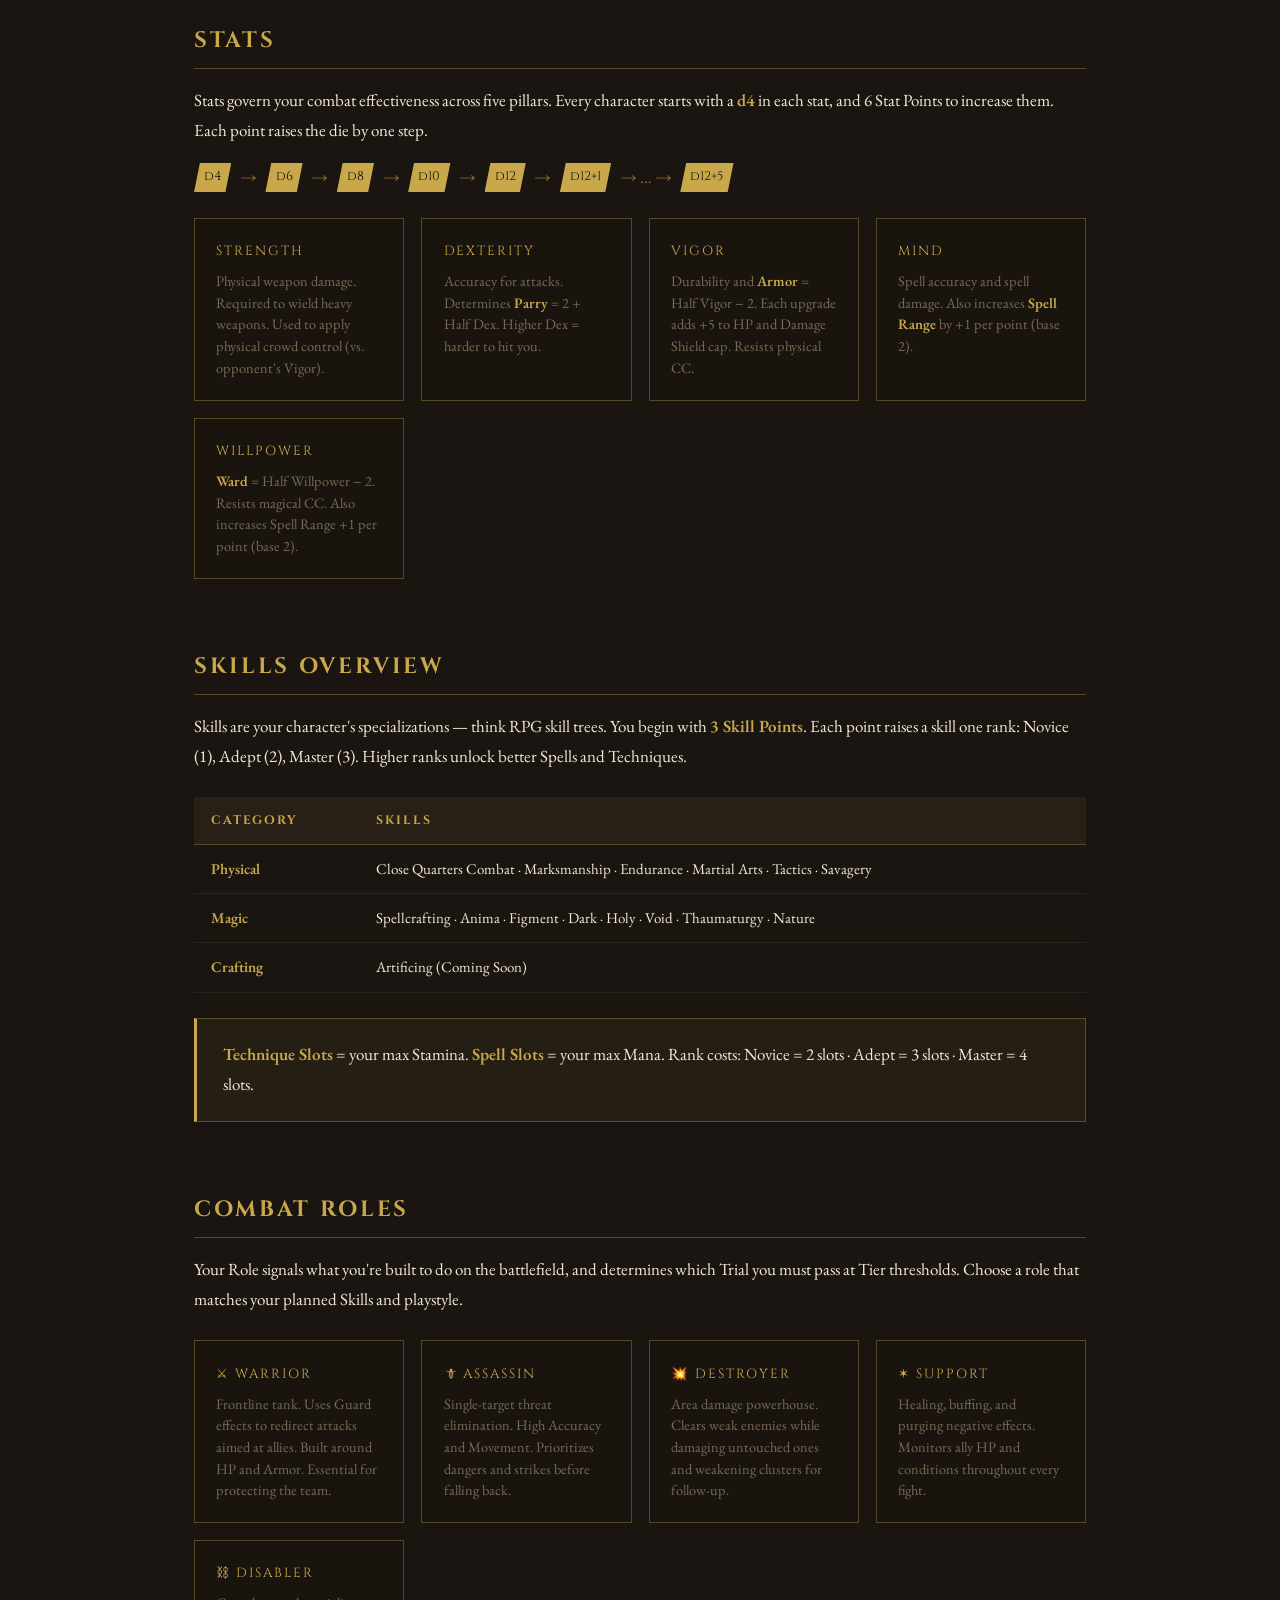
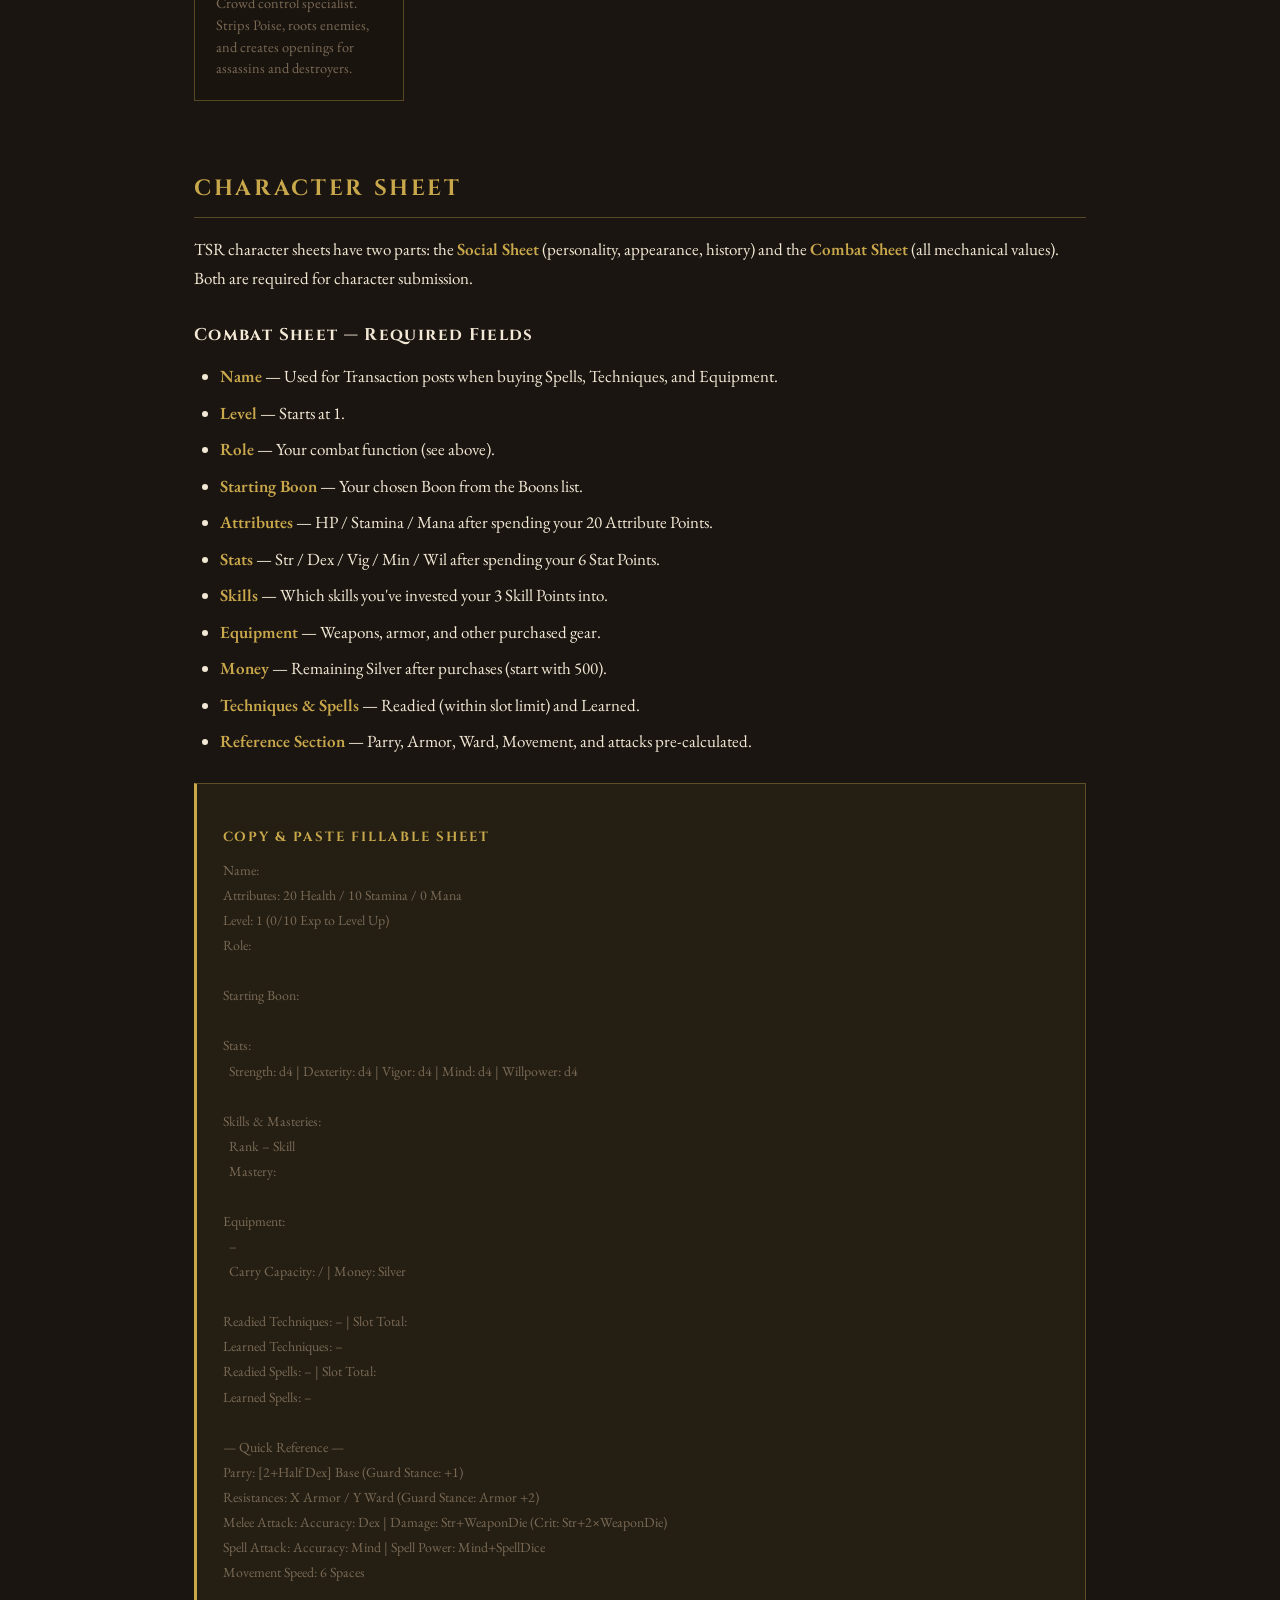
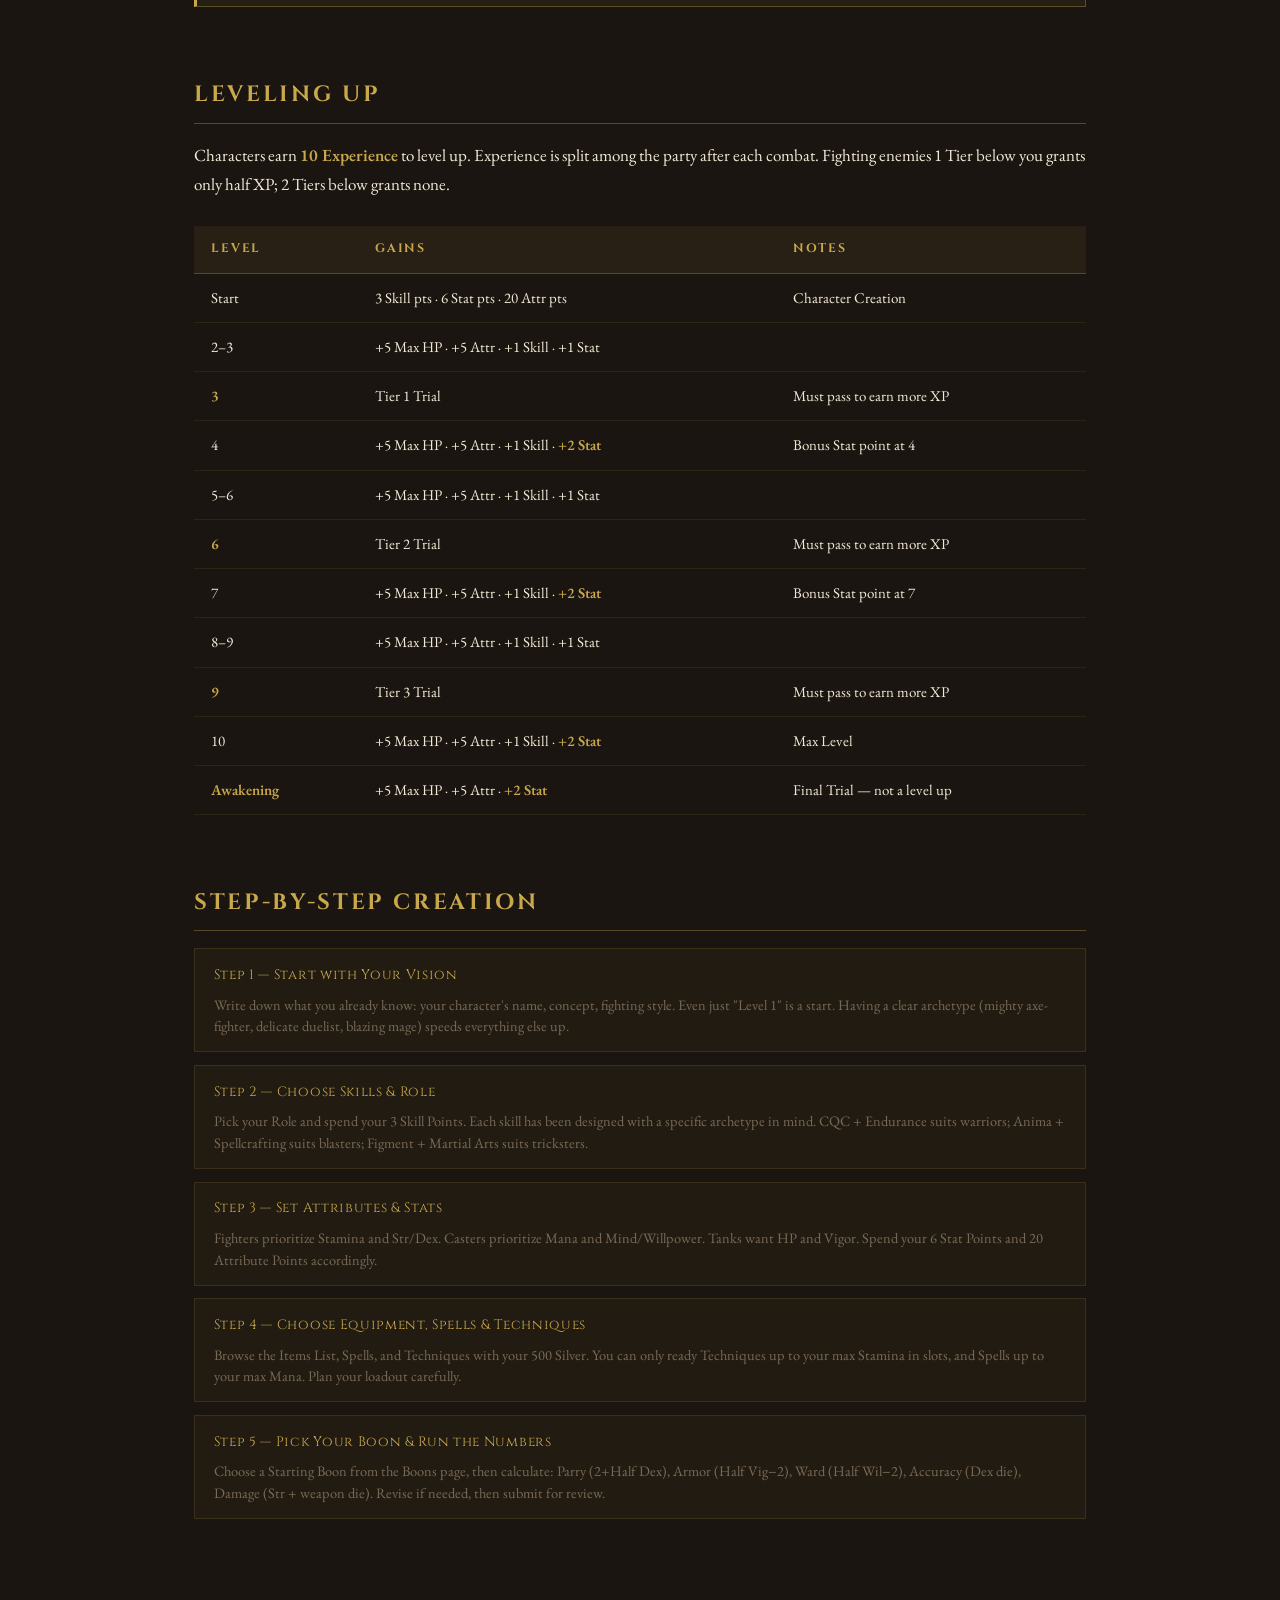
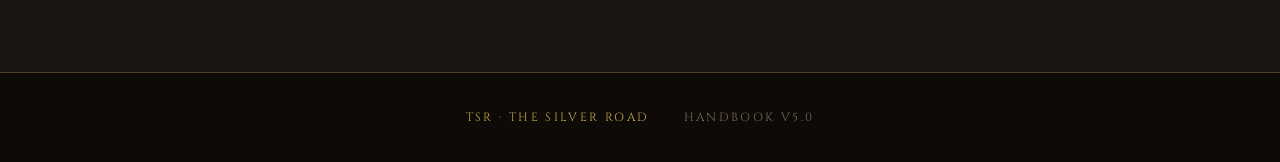
<file: tsr-handbook/pages/getting-started.html>
<!DOCTYPE html>
<html lang="en">
<head>
  <meta charset="UTF-8" />
  <meta name="viewport" content="width=device-width, initial-scale=1.0" />
  <title>Getting Started — TSR Player's Handbook</title>
  <link rel="stylesheet" href="../css/style.css" />
  <link rel="preconnect" href="https://fonts.googleapis.com" />
  <link href="https://fonts.googleapis.com/css2?family=Cinzel+Decorative:wght@400;700;900&family=Cinzel:wght@400;600;700&family=EB+Garamond:ital,wght@0,400;0,500;0,600;1,400;1,500&display=swap" rel="stylesheet" />
</head>
<body>
  <div class="noise"></div>
  <div class="vignette"></div>

  <nav class="topnav">
    <div class="nav-brand">
      <span class="brand-tsr">TSR</span>
      <span class="brand-sub">The Silver Road</span>
    </div>
    <ul class="nav-links">
      <li><a href="../index.html">Home</a></li>
      <li><a href="getting-started.html" class="active">Getting Started</a></li>
      <li><a href="combat.html">Combat</a></li>
      <li><a href="skills.html">Skills</a></li>
      <li><a href="boons.html">Boons</a></li>
    </ul>
    <button class="nav-toggle">☰</button>
  </nav>

  <div class="page-wrap">
    <div class="breadcrumb">
      <a href="../index.html">Home</a><span>›</span> Getting Started
    </div>

    <div class="page-hero">
      <p class="page-eyebrow">Chapter I</p>
      <h1 class="page-title">Getting Started</h1>
      <p class="page-lead">Build your character from the ground up — attributes, stats, skills, and everything in between.</p>
    </div>

    <nav class="toc">
      <h4>Contents</h4>
      <ul>
        <li><a href="#attributes">Attributes</a></li>
        <li><a href="#stats">Stats</a></li>
        <li><a href="#skills-overview">Skills Overview</a></li>
        <li><a href="#roles">Combat Roles</a></li>
        <li><a href="#character-sheet">Character Sheet</a></li>
        <li><a href="#leveling">Leveling Up</a></li>
        <li><a href="#step-by-step">Step-by-Step Creation</a></li>
      </ul>
    </nav>

    <!-- Attributes -->
    <section class="content-section" id="attributes">
      <h2>Attributes</h2>
      <p>Attributes are your core resource pools used to cast spells, perform techniques, and survive combat. All characters begin with the same base and spend additional Attribute Points to customize their build.</p>

      <div class="stat-grid">
        <div class="stat-card">
          <div class="stat-name">Health (HP)</div>
          <div class="stat-desc">Determines how much damage you can take before going <strong>Downed</strong>. At 0 HP you cannot act and suffer a Wound (−5 Max HP until rested).</div>
        </div>
        <div class="stat-card">
          <div class="stat-name">Stamina</div>
          <div class="stat-desc">Fuels physical Techniques, dodges, blocks, and attack enhancers. At 0 Stamina you lose 1 Action per turn until you recover at least 1 point.</div>
        </div>
        <div class="stat-card">
          <div class="stat-name">Mana</div>
          <div class="stat-desc">Required to cast Spells and fuel magical abilities. At 0 Mana you suffer <strong>Manashock</strong>, removing magical self-buffs and dispelling active summons.</div>
        </div>
      </div>

      <table class="styled-table">
        <thead>
          <tr><th>Resource</th><th>Starting Value</th><th>Slot Cost (Spells/Techniques)</th></tr>
        </thead>
        <tbody>
          <tr><td>Health</td><td>20 HP</td><td>—</td></tr>
          <tr><td>Stamina</td><td>10</td><td>Technique slots = max Stamina</td></tr>
          <tr><td>Mana</td><td>0</td><td>Spell slots = max Mana</td></tr>
          <tr><td>Attribute Points</td><td>+20 to distribute</td><td>—</td></tr>
        </tbody>
      </table>

      <div class="callout">
        <strong>Novice Spells</strong> cost 2 Mana · <strong>Adept</strong> cost 4 Mana · <strong>Master</strong> cost 8 Mana. Slot costs follow the same 2 / 3 / 4 progression.
      </div>
    </section>

    <!-- Stats -->
    <section class="content-section" id="stats">
      <h2>Stats</h2>
      <p>Stats govern your combat effectiveness across five pillars. Every character starts with a <strong>d4</strong> in each stat, and 6 Stat Points to increase them. Each point raises the die by one step.</p>

      <div class="dice-chain">
        <span class="die">d4</span>
        <span style="color:var(--gold-dim); align-self:center;">→</span>
        <span class="die">d6</span>
        <span style="color:var(--gold-dim); align-self:center;">→</span>
        <span class="die">d8</span>
        <span style="color:var(--gold-dim); align-self:center;">→</span>
        <span class="die">d10</span>
        <span style="color:var(--gold-dim); align-self:center;">→</span>
        <span class="die">d12</span>
        <span style="color:var(--gold-dim); align-self:center;">→</span>
        <span class="die">d12+1</span>
        <span style="color:var(--gold-dim); align-self:center;">→ … →</span>
        <span class="die">d12+5</span>
      </div>

      <div class="stat-grid">
        <div class="stat-card">
          <div class="stat-name">Strength</div>
          <div class="stat-desc">Physical weapon damage. Required to wield heavy weapons. Used to apply physical crowd control (vs. opponent's Vigor).</div>
        </div>
        <div class="stat-card">
          <div class="stat-name">Dexterity</div>
          <div class="stat-desc">Accuracy for attacks. Determines <strong>Parry</strong> = 2 + Half Dex. Higher Dex = harder to hit you.</div>
        </div>
        <div class="stat-card">
          <div class="stat-name">Vigor</div>
          <div class="stat-desc">Durability and <strong>Armor</strong> = Half Vigor − 2. Each upgrade adds +5 to HP and Damage Shield cap. Resists physical CC.</div>
        </div>
        <div class="stat-card">
          <div class="stat-name">Mind</div>
          <div class="stat-desc">Spell accuracy and spell damage. Also increases <strong>Spell Range</strong> by +1 per point (base 2).</div>
        </div>
        <div class="stat-card">
          <div class="stat-name">Willpower</div>
          <div class="stat-desc"><strong>Ward</strong> = Half Willpower − 2. Resists magical CC. Also increases Spell Range +1 per point (base 2).</div>
        </div>
      </div>
    </section>

    <!-- Skills Overview -->
    <section class="content-section" id="skills-overview">
      <h2>Skills Overview</h2>
      <p>Skills are your character's specializations — think RPG skill trees. You begin with <strong>3 Skill Points</strong>. Each point raises a skill one rank: Novice (1), Adept (2), Master (3). Higher ranks unlock better Spells and Techniques.</p>

      <table class="styled-table">
        <thead><tr><th>Category</th><th>Skills</th></tr></thead>
        <tbody>
          <tr><td><strong>Physical</strong></td><td>Close Quarters Combat · Marksmanship · Endurance · Martial Arts · Tactics · Savagery</td></tr>
          <tr><td><strong>Magic</strong></td><td>Spellcrafting · Anima · Figment · Dark · Holy · Void · Thaumaturgy · Nature</td></tr>
          <tr><td><strong>Crafting</strong></td><td>Artificing (Coming Soon)</td></tr>
        </tbody>
      </table>

      <div class="callout">
        <strong>Technique Slots</strong> = your max Stamina. <strong>Spell Slots</strong> = your max Mana. Rank costs: Novice = 2 slots · Adept = 3 slots · Master = 4 slots.
      </div>
    </section>

    <!-- Roles -->
    <section class="content-section" id="roles">
      <h2>Combat Roles</h2>
      <p>Your Role signals what you're built to do on the battlefield, and determines which Trial you must pass at Tier thresholds. Choose a role that matches your planned Skills and playstyle.</p>

      <div class="stat-grid">
        <div class="stat-card">
          <div class="stat-name">⚔ Warrior</div>
          <div class="stat-desc">Frontline tank. Uses Guard effects to redirect attacks aimed at allies. Built around HP and Armor. Essential for protecting the team.</div>
        </div>
        <div class="stat-card">
          <div class="stat-name">🗡 Assassin</div>
          <div class="stat-desc">Single-target threat elimination. High Accuracy and Movement. Prioritizes dangers and strikes before falling back.</div>
        </div>
        <div class="stat-card">
          <div class="stat-name">💥 Destroyer</div>
          <div class="stat-desc">Area damage powerhouse. Clears weak enemies while damaging untouched ones and weakening clusters for follow-up.</div>
        </div>
        <div class="stat-card">
          <div class="stat-name">✶ Support</div>
          <div class="stat-desc">Healing, buffing, and purging negative effects. Monitors ally HP and conditions throughout every fight.</div>
        </div>
        <div class="stat-card">
          <div class="stat-name">⛓ Disabler</div>
          <div class="stat-desc">Crowd control specialist. Strips Poise, roots enemies, and creates openings for assassins and destroyers.</div>
        </div>
      </div>
    </section>

    <!-- Character Sheet -->
    <section class="content-section" id="character-sheet">
      <h2>Character Sheet</h2>
      <p>TSR character sheets have two parts: the <strong>Social Sheet</strong> (personality, appearance, history) and the <strong>Combat Sheet</strong> (all mechanical values). Both are required for character submission.</p>

      <h3>Combat Sheet — Required Fields</h3>
      <ul>
        <li><strong>Name</strong> — Used for Transaction posts when buying Spells, Techniques, and Equipment.</li>
        <li><strong>Level</strong> — Starts at 1.</li>
        <li><strong>Role</strong> — Your combat function (see above).</li>
        <li><strong>Starting Boon</strong> — Your chosen Boon from the Boons list.</li>
        <li><strong>Attributes</strong> — HP / Stamina / Mana after spending your 20 Attribute Points.</li>
        <li><strong>Stats</strong> — Str / Dex / Vig / Min / Wil after spending your 6 Stat Points.</li>
        <li><strong>Skills</strong> — Which skills you've invested your 3 Skill Points into.</li>
        <li><strong>Equipment</strong> — Weapons, armor, and other purchased gear.</li>
        <li><strong>Money</strong> — Remaining Silver after purchases (start with 500).</li>
        <li><strong>Techniques &amp; Spells</strong> — Readied (within slot limit) and Learned.</li>
        <li><strong>Reference Section</strong> — Parry, Armor, Ward, Movement, and attacks pre-calculated.</li>
      </ul>

      <div class="callout">
        <h4 style="color:var(--gold);font-family:var(--font-heading);font-size:0.78rem;letter-spacing:0.15em;text-transform:uppercase;margin-bottom:0.5rem;">Copy &amp; Paste Fillable Sheet</h4>
        <pre style="font-family:var(--font-body);font-size:0.82rem;color:var(--muted);line-height:1.8;white-space:pre-wrap;">Name:
Attributes: 20 Health / 10 Stamina / 0 Mana
Level: 1 (0/10 Exp to Level Up)
Role:

Starting Boon:

Stats:
  Strength: d4 | Dexterity: d4 | Vigor: d4 | Mind: d4 | Willpower: d4

Skills &amp; Masteries:
  Rank – Skill
  Mastery:

Equipment:
  –
  Carry Capacity: / | Money: Silver

Readied Techniques: – | Slot Total:
Learned Techniques: –
Readied Spells: – | Slot Total:
Learned Spells: –

— Quick Reference —
Parry: [2+Half Dex] Base (Guard Stance: +1)
Resistances: X Armor / Y Ward (Guard Stance: Armor +2)
Melee Attack: Accuracy: Dex | Damage: Str+WeaponDie (Crit: Str+2×WeaponDie)
Spell Attack: Accuracy: Mind | Spell Power: Mind+SpellDice
Movement Speed: 6 Spaces</pre>
      </div>
    </section>

    <!-- Leveling -->
    <section class="content-section" id="leveling">
      <h2>Leveling Up</h2>
      <p>Characters earn <strong>10 Experience</strong> to level up. Experience is split among the party after each combat. Fighting enemies 1 Tier below you grants only half XP; 2 Tiers below grants none.</p>

      <table class="styled-table">
        <thead><tr><th>Level</th><th>Gains</th><th>Notes</th></tr></thead>
        <tbody>
          <tr><td>Start</td><td>3 Skill pts · 6 Stat pts · 20 Attr pts</td><td>Character Creation</td></tr>
          <tr><td>2–3</td><td>+5 Max HP · +5 Attr · +1 Skill · +1 Stat</td><td></td></tr>
          <tr><td><strong>3</strong></td><td>Tier 1 Trial</td><td>Must pass to earn more XP</td></tr>
          <tr><td>4</td><td>+5 Max HP · +5 Attr · +1 Skill · <strong>+2 Stat</strong></td><td>Bonus Stat point at 4</td></tr>
          <tr><td>5–6</td><td>+5 Max HP · +5 Attr · +1 Skill · +1 Stat</td><td></td></tr>
          <tr><td><strong>6</strong></td><td>Tier 2 Trial</td><td>Must pass to earn more XP</td></tr>
          <tr><td>7</td><td>+5 Max HP · +5 Attr · +1 Skill · <strong>+2 Stat</strong></td><td>Bonus Stat point at 7</td></tr>
          <tr><td>8–9</td><td>+5 Max HP · +5 Attr · +1 Skill · +1 Stat</td><td></td></tr>
          <tr><td><strong>9</strong></td><td>Tier 3 Trial</td><td>Must pass to earn more XP</td></tr>
          <tr><td>10</td><td>+5 Max HP · +5 Attr · +1 Skill · <strong>+2 Stat</strong></td><td>Max Level</td></tr>
          <tr><td><strong>Awakening</strong></td><td>+5 Max HP · +5 Attr · <strong>+2 Stat</strong></td><td>Final Trial — not a level up</td></tr>
        </tbody>
      </table>
    </section>

    <!-- Step by Step -->
    <section class="content-section" id="step-by-step">
      <h2>Step-by-Step Creation</h2>

      <div class="perk-list">
        <div class="perk-item">
          <div class="perk-name">Step 1 — Start with Your Vision</div>
          <div class="perk-desc">Write down what you already know: your character's name, concept, fighting style. Even just "Level 1" is a start. Having a clear archetype (mighty axe-fighter, delicate duelist, blazing mage) speeds everything else up.</div>
        </div>
        <div class="perk-item">
          <div class="perk-name">Step 2 — Choose Skills &amp; Role</div>
          <div class="perk-desc">Pick your Role and spend your 3 Skill Points. Each skill has been designed with a specific archetype in mind. CQC + Endurance suits warriors; Anima + Spellcrafting suits blasters; Figment + Martial Arts suits tricksters.</div>
        </div>
        <div class="perk-item">
          <div class="perk-name">Step 3 — Set Attributes &amp; Stats</div>
          <div class="perk-desc">Fighters prioritize Stamina and Str/Dex. Casters prioritize Mana and Mind/Willpower. Tanks want HP and Vigor. Spend your 6 Stat Points and 20 Attribute Points accordingly.</div>
        </div>
        <div class="perk-item">
          <div class="perk-name">Step 4 — Choose Equipment, Spells &amp; Techniques</div>
          <div class="perk-desc">Browse the Items List, Spells, and Techniques with your 500 Silver. You can only ready Techniques up to your max Stamina in slots, and Spells up to your max Mana. Plan your loadout carefully.</div>
        </div>
        <div class="perk-item">
          <div class="perk-name">Step 5 — Pick Your Boon &amp; Run the Numbers</div>
          <div class="perk-desc">Choose a Starting Boon from the Boons page, then calculate: Parry (2+Half Dex), Armor (Half Vig−2), Ward (Half Wil−2), Accuracy (Dex die), Damage (Str + weapon die). Revise if needed, then submit for review.</div>
        </div>
      </div>
    </section>
  </div>

  <footer class="site-footer">
    <div class="footer-inner">
      <span class="footer-brand">TSR · The Silver Road</span>
      <span class="footer-version">Handbook v5.0</span>
    </div>
  </footer>

  <script src="../js/nav.js"></script>
</body>
</html>
</file>
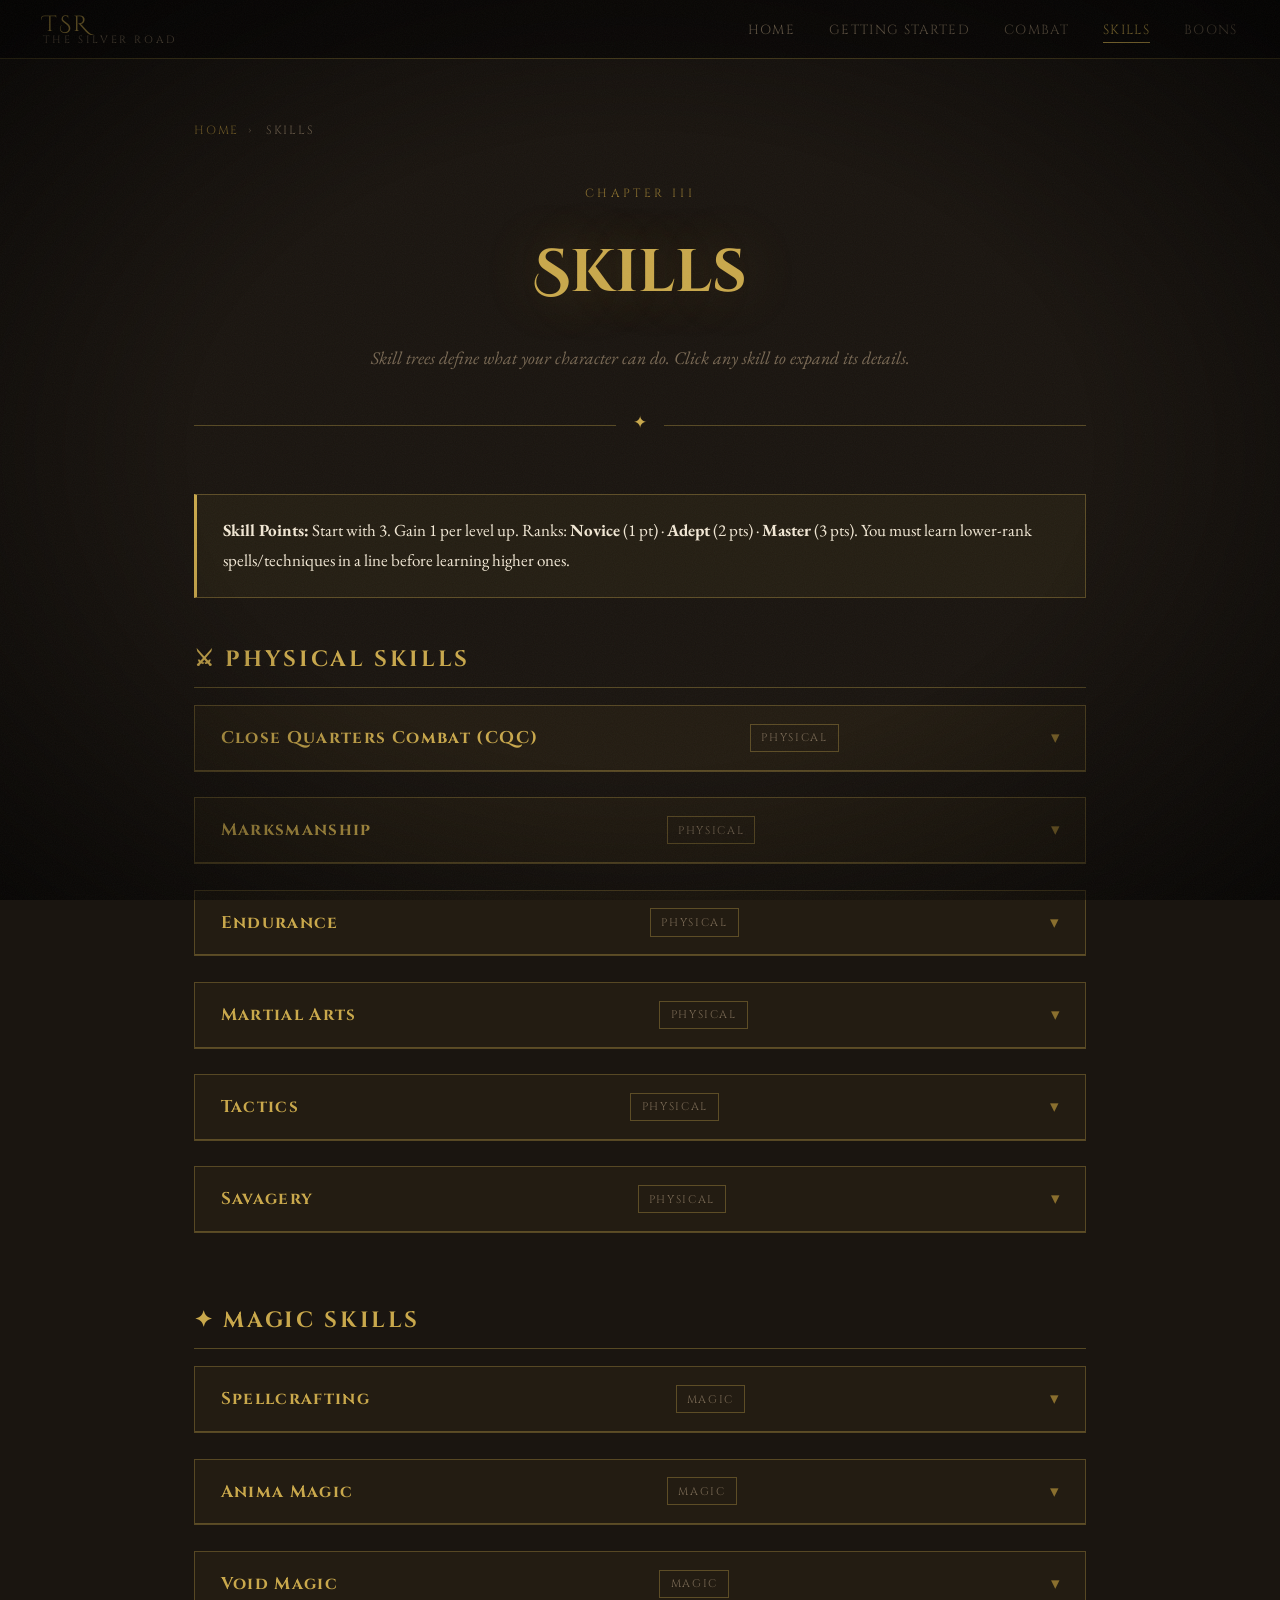
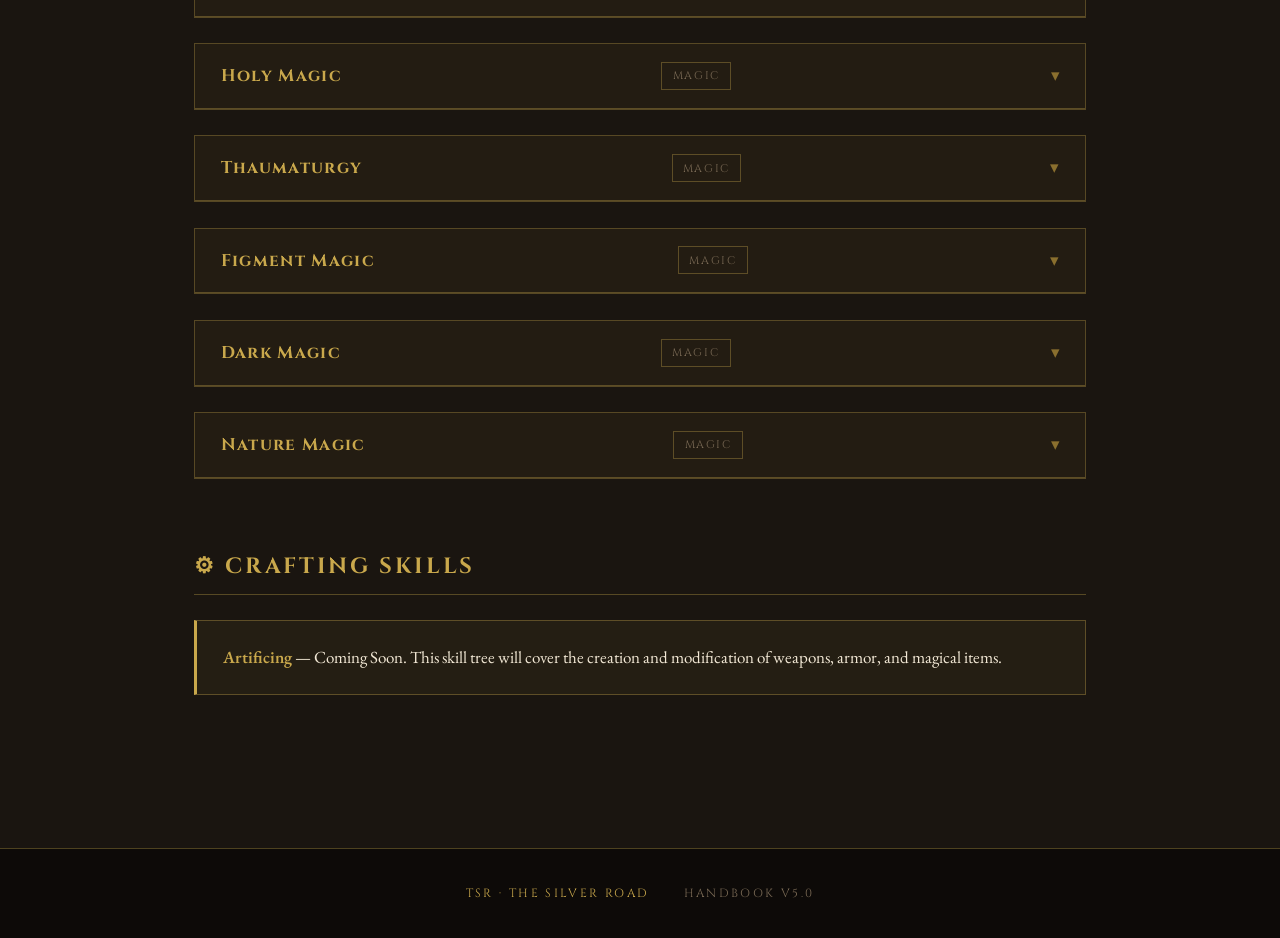
<file: tsr-handbook/pages/skills.html>
<!DOCTYPE html>
<html lang="en">
<head>
  <meta charset="UTF-8" />
  <meta name="viewport" content="width=device-width, initial-scale=1.0" />
  <title>Skills — TSR Player's Handbook</title>
  <link rel="stylesheet" href="../css/style.css" />
  <link rel="preconnect" href="https://fonts.googleapis.com" />
  <link href="https://fonts.googleapis.com/css2?family=Cinzel+Decorative:wght@400;700;900&family=Cinzel:wght@400;600;700&family=EB+Garamond:ital,wght@0,400;0,500;0,600;1,400;1,500&display=swap" rel="stylesheet" />
</head>
<body>
  <div class="noise"></div>
  <div class="vignette"></div>

  <nav class="topnav">
    <div class="nav-brand">
      <span class="brand-tsr">TSR</span>
      <span class="brand-sub">The Silver Road</span>
    </div>
    <ul class="nav-links">
      <li><a href="../index.html">Home</a></li>
      <li><a href="getting-started.html">Getting Started</a></li>
      <li><a href="combat.html">Combat</a></li>
      <li><a href="skills.html" class="active">Skills</a></li>
      <li><a href="boons.html">Boons</a></li>
    </ul>
    <button class="nav-toggle">☰</button>
  </nav>

  <div class="page-wrap">
    <div class="breadcrumb">
      <a href="../index.html">Home</a><span>›</span> Skills
    </div>

    <div class="page-hero">
      <p class="page-eyebrow">Chapter III</p>
      <h1 class="page-title">Skills</h1>
      <p class="page-lead">Skill trees define what your character can do. Click any skill to expand its details.</p>
    </div>

    <div class="callout" style="margin-bottom:2.5rem;">
      <strong>Skill Points:</strong> Start with 3. Gain 1 per level up. Ranks: <strong>Novice</strong> (1 pt) · <strong>Adept</strong> (2 pts) · <strong>Master</strong> (3 pts). You must learn lower-rank spells/techniques in a line before learning higher ones.
    </div>

    <!-- Physical Skills -->
    <section class="content-section">
      <h2>⚔ Physical Skills</h2>

      <div class="skill-card">
        <div class="skill-card-header">
          <h3>Close Quarters Combat (CQC)</h3>
          <span class="skill-tag">Physical</span>
          <span class="skill-card-toggle">▾</span>
        </div>
        <div class="skill-card-body">
          <p>Governs melee armaments using Strength and Dexterity. Unlocks Techniques at each rank.</p>
          <ul>
            <li><strong>Adept:</strong> Proficiency with all CQC weapons. Can now perform Attacks of Opportunity. If AoO deals HP damage, Reaction is refunded.</li>
          </ul>
          <h4>Master Perks (choose 1):</h4>
          <div class="perk-list">
            <div class="perk-item">
              <div class="perk-name">Brute</div>
              <div class="perk-desc">Use Strength instead of Dexterity to determine Accuracy with Melee weapons.</div>
            </div>
            <div class="perk-item">
              <div class="perk-name">Crush Armor</div>
              <div class="perk-desc">First melee attack has AP equal to half your Strength. Critical hits also apply Rend.</div>
            </div>
            <div class="perk-item">
              <div class="perk-name">Lethality</div>
              <div class="perk-desc">Dealing HP damage with a Melee Weapon applies 2 stacks of Bleed. Aggravate on a Crit.</div>
            </div>
          </div>
        </div>
      </div>

      <div class="skill-card">
        <div class="skill-card-header">
          <h3>Marksmanship</h3>
          <span class="skill-tag">Physical</span>
          <span class="skill-card-toggle">▾</span>
        </div>
        <div class="skill-card-body">
          <p>Governs ranged armaments (bows, crossbows, firearms, throwing weapons) using Strength and Dexterity.</p>
          <ul>
            <li><strong>Adept:</strong> Proficiency with all Marksmanship weapons.</li>
          </ul>
          <h4>Master Perks (choose 1):</h4>
          <div class="perk-list">
            <div class="perk-item">
              <div class="perk-name">Eagle Eye</div>
              <div class="perk-desc">Use Dexterity for damage with Ranged Weapons. On crit, add an extra Dex die instead of a weapon die.</div>
            </div>
            <div class="perk-item">
              <div class="perk-name">Overwatch</div>
              <div class="perk-desc">Perform Attacks of Opportunity with Ranged Weapons at half effective range. Enhancers cost double when used this way.</div>
            </div>
            <div class="perk-item">
              <div class="perk-name">Barbed Shots</div>
              <div class="perk-desc">Ranged HP damage applies 2 Bleed stacks. Aggravate on crit.</div>
            </div>
          </div>
        </div>
      </div>

      <div class="skill-card">
        <div class="skill-card-header">
          <h3>Endurance</h3>
          <span class="skill-tag">Physical</span>
          <span class="skill-card-toggle">▾</span>
        </div>
        <div class="skill-card-body">
          <p>Hone your body to trade blows in melee and wear armor more effectively.</p>
          <h4>Master Perks (choose 1):</h4>
          <div class="perk-list">
            <div class="perk-item">
              <div class="perk-name">Endure Pain</div>
              <div class="perk-desc">Spend Stamina during a defensive phase to cancel damage: every 2 Stamina = 1 damage cancelled. Cap: 10 per phase.</div>
            </div>
            <div class="perk-item">
              <div class="perk-name">Landshark</div>
              <div class="perk-desc">Use Techniques and receive Light Armor bonuses even while wearing Heavy Armor.</div>
            </div>
            <div class="perk-item">
              <div class="perk-name">Punishing Draw</div>
              <div class="perk-desc">The first attack of your player phase always has +2 Primary Damage and +2 Accuracy.</div>
            </div>
          </div>
        </div>
      </div>

      <div class="skill-card">
        <div class="skill-card-header">
          <h3>Martial Arts</h3>
          <span class="skill-tag">Physical</span>
          <span class="skill-card-toggle">▾</span>
        </div>
        <div class="skill-card-body">
          <p>Governs martial maneuvers and battlefield control techniques.</p>
          <h4>Master Perks (choose 1):</h4>
          <div class="perk-list">
            <div class="perk-item">
              <div class="perk-name">Style Master</div>
              <div class="perk-desc">Use 3 Attack Enhancers per phase instead of 2. The most expensive enhancer costs 2×. 2-round cooldown.</div>
            </div>
            <div class="perk-item">
              <div class="perk-name">Enduring Warrior</div>
              <div class="perk-desc">+10 to maximum Damage Shield cap. At the start of Upkeep, automatically regain 5 Damage Shields.</div>
            </div>
            <div class="perk-item">
              <div class="perk-name">Disciplined Fighter</div>
              <div class="perk-desc">Halve the cost of 1 Attack Enhancer each time you declare an attack phase.</div>
            </div>
          </div>
        </div>
      </div>

      <div class="skill-card">
        <div class="skill-card-header">
          <h3>Tactics</h3>
          <span class="skill-tag">Physical</span>
          <span class="skill-card-toggle">▾</span>
        </div>
        <div class="skill-card-body">
          <p>The art of command and positional analysis. Buff allies, read the battlefield, and outmaneuver foes.</p>
          <h4>Master Perks (choose 1):</h4>
          <div class="perk-list">
            <div class="perk-item">
              <div class="perk-name">Tactical Genius</div>
              <div class="perk-desc">Cast 1 Tactics buff as a Free Action each turn, but at +2 Stamina cost.</div>
            </div>
            <div class="perk-item">
              <div class="perk-name">Perfect Positioning</div>
              <div class="perk-desc">Gain 1 stack of Stability at the start of your Upkeep Phase, for free.</div>
            </div>
            <div class="perk-item">
              <div class="perk-name">Outnumbered Positioning</div>
              <div class="perk-desc">When attacked, redirect the first hit toward another nearby enemy (making it Guard you). Once per defensive phase, costs 4 Stamina.</div>
            </div>
          </div>
        </div>
      </div>

      <div class="skill-card">
        <div class="skill-card-header">
          <h3>Savagery</h3>
          <span class="skill-tag">Physical</span>
          <span class="skill-card-toggle">▾</span>
        </div>
        <div class="skill-card-body">
          <p>Lose yourself in primal fury, letting ancient instincts take over. Raw power over finesse.</p>
          <h4>Master Perks (choose 1):</h4>
          <div class="perk-list">
            <div class="perk-item">
              <div class="perk-name">Primal Mass</div>
              <div class="perk-desc">Use Vigor instead of Strength for melee attack damage.</div>
            </div>
            <div class="perk-item">
              <div class="perk-name">Warrior's Ichor</div>
              <div class="perk-desc">When you deal HP damage in an attack phase, transfer the last negative condition applied to you onto your target (using your own modifiers for the Save).</div>
            </div>
            <div class="perk-item">
              <div class="perk-name">Savage Fighting</div>
              <div class="perk-desc">Parry bonuses from Unarmored Fighting also add to Primary Damage.</div>
            </div>
          </div>
        </div>
      </div>
    </section>

    <!-- Magic Skills -->
    <section class="content-section">
      <h2>✦ Magic Skills</h2>

      <div class="skill-card">
        <div class="skill-card-header">
          <h3>Spellcrafting</h3>
          <span class="skill-tag">Magic</span>
          <span class="skill-card-toggle">▾</span>
        </div>
        <div class="skill-card-body">
          <p>Manipulate arcane energy with precision. Unlocks powerful magic Techniques and foundational spell mastery.</p>
          <h4>Master Perks (choose 1):</h4>
          <div class="perk-list">
            <div class="perk-item">
              <div class="perk-name">Blessing of Mana</div>
              <div class="perk-desc">Each time you cast a spell, roll a Mana Blessing check (d20, 11+). On success, your next spell costs 0 Mana. 1-round cooldown after activation.</div>
            </div>
            <div class="perk-item">
              <div class="perk-name">Find Familiar</div>
              <div class="perk-desc">Bond with a chosen summon. It no longer uses your Concentration slot, you gain a free action to command it exclusively, and its range extends to 1 mile.</div>
            </div>
            <div class="perk-item">
              <div class="perk-name">Wizard</div>
              <div class="perk-desc">Learn and slot spells from schools you haven't invested in. Use Spellcrafting skill for scaling. +2 slot cost penalty. Training spells cannot be learned this way.</div>
            </div>
          </div>
        </div>
      </div>

      <div class="skill-card">
        <div class="skill-card-header">
          <h3>Anima Magic</h3>
          <span class="skill-tag">Magic</span>
          <span class="skill-card-toggle">▾</span>
        </div>
        <div class="skill-card-body">
          <p>Elemental Anima magic: Fire, Water, Earth, Air, and Lightning. Harness the raw forces of nature.</p>
          <h4>Master Perks (choose 1):</h4>
          <div class="perk-list">
            <div class="perk-item">
              <div class="perk-name">Energy</div>
              <div class="perk-desc">+5 Mana. Grants the Redirect spell.</div>
            </div>
            <div class="perk-item">
              <div class="perk-name">Domination</div>
              <div class="perk-desc">Sustained spells cost 1 less Mana per round. Unlocks Anima Touch Magic.</div>
            </div>
            <div class="perk-item">
              <div class="perk-name">Magnitude — Elemental Soul</div>
              <div class="perk-desc">Attune to a single element for major bonuses, but lose access to all other element types. Choose from: <em>Infernal · Aqua · Terra · Vacuum · Thunderous Soul</em>.</div>
            </div>
          </div>
          <h4>Elemental Souls:</h4>
          <div class="perk-list">
            <div class="perk-item">
              <div class="perk-name">🔥 Infernal Soul</div>
              <div class="perk-desc">All flame hits deal +1d6 fire secondary damage. +1 Searing stack on application. Absorb/extinguish small fires.</div>
            </div>
            <div class="perk-item">
              <div class="perk-name">💧 Aqua Soul</div>
              <div class="perk-desc">Water hits deal 1d8 Stamina damage. Control water state. Breathe underwater.</div>
            </div>
            <div class="perk-item">
              <div class="perk-name">🪨 Terra Soul</div>
              <div class="perk-desc">Use Strength for Earth spell accuracy and damage. Cast Earth spells via Touch Magic. Grant 10 Damage Shields on Earth cast (excess goes to an ally).</div>
            </div>
            <div class="perk-item">
              <div class="perk-name">🌪 Vacuum Soul</div>
              <div class="perk-desc">Wind damage knocks back 2 spaces. Sacrifice damage for Accuracy. Fly at base movement +2.</div>
            </div>
            <div class="perk-item">
              <div class="perk-name">⚡ Thunderous Soul</div>
              <div class="perk-desc">Static aura: Lightning spells and Lightning-enchanted weapons gain the Fatal quality.</div>
            </div>
          </div>
        </div>
      </div>

      <div class="skill-card">
        <div class="skill-card-header">
          <h3>Void Magic</h3>
          <span class="skill-tag">Magic</span>
          <span class="skill-card-toggle">▾</span>
        </div>
        <div class="skill-card-body">
          <p>Manipulation of space, distance, and arcane displacement.</p>
          <h4>Master Perks (choose 1):</h4>
          <div class="perk-list">
            <div class="perk-item">
              <div class="perk-name">Arcane Spirit</div>
              <div class="perk-desc">+5 Mana. Grants the Drifter's Sheathe spell.</div>
            </div>
            <div class="perk-item">
              <div class="perk-name">Arcane Order</div>
              <div class="perk-desc">Sustained spells cost 1 less Mana per round. Unlocks Void Touch Magic.</div>
            </div>
            <div class="perk-item">
              <div class="perk-name">Arcane Chaos</div>
              <div class="perk-desc">+2 spaces to Teleportation, Forced Movement, Range Enhancers, and effective spell range for all Void spells.</div>
            </div>
          </div>
        </div>
      </div>

      <div class="skill-card">
        <div class="skill-card-header">
          <h3>Holy Magic</h3>
          <span class="skill-tag">Magic</span>
          <span class="skill-card-toggle">▾</span>
        </div>
        <div class="skill-card-body">
          <p>Divine light magic. Effective against Creatures of Darkness. Prevents regeneration in affected creatures until Short Rest.</p>
          <h4>Master Perks (choose 1):</h4>
          <div class="perk-list">
            <div class="perk-item">
              <div class="perk-name">Holy Might</div>
              <div class="perk-desc">+5 Mana. Grants Mitotic Regeneration spell.</div>
            </div>
            <div class="perk-item">
              <div class="perk-name">Angelic Radiance</div>
              <div class="perk-desc">Cast Holy spells via Touch Magic. Create CQC and Marksmanship weapons with Manifest Relic / Manifest Angelic Relic spells.</div>
            </div>
            <div class="perk-item">
              <div class="perk-name">Divine Mind</div>
              <div class="perk-desc">Spend a 3rd Action on a Holy spell to empower it — increases magnitude and can affect up to 4 targets.</div>
            </div>
          </div>
        </div>
      </div>

      <div class="skill-card">
        <div class="skill-card-header">
          <h3>Thaumaturgy</h3>
          <span class="skill-tag">Magic</span>
          <span class="skill-card-toggle">▾</span>
        </div>
        <div class="skill-card-body">
          <p>Magic of artifice and constructed power. Thaumic weapons and constructs.</p>
          <h4>Master Perks (choose 1):</h4>
          <div class="perk-list">
            <div class="perk-item">
              <div class="perk-name">Thaumic Battery</div>
              <div class="perk-desc">+5 Mana. Grants the Replicate Magic Item spell.</div>
            </div>
            <div class="perk-item">
              <div class="perk-name">Thaumic Might</div>
              <div class="perk-desc">Successful Thaumic weapon hits generate Damage Shields equal to the weapon's damage die. Create CQC and Marksmanship weapons via Manifest Weapons / Manifest Ethereal Weapons.</div>
            </div>
            <div class="perk-item">
              <div class="perk-name">Thaumic Power</div>
              <div class="perk-desc">Maintain 2 self-buffs in 1 Concentration slot (Master + Adept max). Both can be cast in the same Pre-Battle action. +2 to all resource costs while active.</div>
            </div>
          </div>
        </div>
      </div>

      <div class="skill-card">
        <div class="skill-card-header">
          <h3>Figment Magic</h3>
          <span class="skill-tag">Magic</span>
          <span class="skill-card-toggle">▾</span>
        </div>
        <div class="skill-card-body">
          <p>Illusion, stealth, and mind-bending deception. Manipulate perception and plant shadows in enemy minds.</p>
          <h4>Master Perks (choose 1):</h4>
          <div class="perk-list">
            <div class="perk-item">
              <div class="perk-name">Shadow Thief</div>
              <div class="perk-desc">+5 Mana. Grants the Shadow God's Fingers spell.</div>
            </div>
            <div class="perk-item">
              <div class="perk-name">Diplomat</div>
              <div class="perk-desc">Cast Figment spells stealthily (enemy can't see it and can't defensive action). Costs 3 Actions.</div>
            </div>
            <div class="perk-item">
              <div class="perk-name">Conqueror</div>
              <div class="perk-desc">All Figment debuffs become 10ft radius targeted AoEs. +1 magnitude to all Figment spells and +1 to their stack applications.</div>
            </div>
          </div>
        </div>
      </div>

      <div class="skill-card">
        <div class="skill-card-header">
          <h3>Dark Magic</h3>
          <span class="skill-tag">Magic</span>
          <span class="skill-card-toggle">▾</span>
        </div>
        <div class="skill-card-body">
          <p>Elder power and shadowed sorcery. Effective against creatures of light and summons. Includes summon manipulation.</p>
          <h4>Master Perks (choose 1):</h4>
          <div class="perk-list">
            <div class="perk-item">
              <div class="perk-name">Sorcerer</div>
              <div class="perk-desc">+5 Mana. Grants the Empathy spell.</div>
            </div>
            <div class="perk-item">
              <div class="perk-name">Hexer</div>
              <div class="perk-desc">Sustained spells cost 1 less Mana per round. Cast Elder spells via Touch Magic.</div>
            </div>
            <div class="perk-item">
              <div class="perk-name">Necromancer</div>
              <div class="perk-desc">All summons gain 5 Damage Shields on summoning. Summon attacks deal +1d6 Dark secondary damage.</div>
            </div>
          </div>
        </div>
      </div>

      <div class="skill-card">
        <div class="skill-card-header">
          <h3>Nature Magic</h3>
          <span class="skill-tag">Magic</span>
          <span class="skill-card-toggle">▾</span>
        </div>
        <div class="skill-card-body">
          <p>Draw power from the living world — beasts, growth, and primal earth-force.</p>
          <h4>Master Perks (choose 1):</h4>
          <div class="perk-list">
            <div class="perk-item">
              <div class="perk-name">Druidcraft</div>
              <div class="perk-desc">+5 Mana. Grants the Polymorph spell.</div>
            </div>
            <div class="perk-item">
              <div class="perk-name">Nature's Wrath</div>
              <div class="perk-desc">Sustained spells cost 1 less Mana per round. Cast Nature spells via Touch Magic.</div>
            </div>
            <div class="perk-item">
              <div class="perk-name">Soulbeast</div>
              <div class="perk-desc">Merge with a summoned Nature animal (uses Concentration slot). Gain extra stats and unique abilities from the merged animal. All attacks count as Flanking while merged.</div>
            </div>
          </div>
        </div>
      </div>
    </section>

    <!-- Crafting -->
    <section class="content-section">
      <h2>⚙ Crafting Skills</h2>
      <div class="callout">
        <strong>Artificing</strong> — Coming Soon. This skill tree will cover the creation and modification of weapons, armor, and magical items.
      </div>
    </section>
  </div>

  <footer class="site-footer">
    <div class="footer-inner">
      <span class="footer-brand">TSR · The Silver Road</span>
      <span class="footer-version">Handbook v5.0</span>
    </div>
  </footer>

  <script src="../js/nav.js"></script>
</body>
</html>
</file>
<file: tsr-handbook/css/style.css>
/* ============================================================
   TSR · The Silver Road — Player's Handbook Stylesheet
   Aesthetic: Dark Parchment Fantasy / Illuminated Manuscript
   ============================================================ */

:root {
  --ink:       #1a1510;
  --parchment: #f2e8d5;
  --gold:      #c9a84c;
  --gold-dim:  #8a6f2e;
  --crimson:   #8b1a1a;
  --crimson-light: #b52a2a;
  --shadow:    #0d0a08;
  --mid:       #3a2e22;
  --muted:     #7a6a55;
  --card-bg:   rgba(26,21,16,0.85);
  --border:    rgba(201,168,76,0.35);

  --font-display: 'Cinzel Decorative', serif;
  --font-heading: 'Cinzel', serif;
  --font-body:    'EB Garamond', serif;
}

/* ── Reset & Base ─────────────────────────────────────────── */
*, *::before, *::after { box-sizing: border-box; margin: 0; padding: 0; }

html { scroll-behavior: smooth; font-size: 17px; }

body {
  background: var(--ink);
  color: var(--parchment);
  font-family: var(--font-body);
  line-height: 1.75;
  min-height: 100vh;
  overflow-x: hidden;
}

/* ── Noise & Vignette overlays ───────────────────────────── */
.noise {
  pointer-events: none;
  position: fixed; inset: 0; z-index: 1000;
  opacity: 0.04;
  background-image: url("data:image/svg+xml,%3Csvg viewBox='0 0 200 200' xmlns='http://www.w3.org/2000/svg'%3E%3Cfilter id='n'%3E%3CfeTurbulence type='fractalNoise' baseFrequency='0.9' numOctaves='4' stitchTiles='stitch'/%3E%3C/filter%3E%3Crect width='100%25' height='100%25' filter='url(%23n)'/%3E%3C/svg%3E");
  background-size: 200px 200px;
}
.vignette {
  pointer-events: none;
  position: fixed; inset: 0; z-index: 999;
  background: radial-gradient(ellipse at center, transparent 50%, rgba(0,0,0,0.7) 100%);
}

/* ── Scrollbar ───────────────────────────────────────────── */
::-webkit-scrollbar { width: 8px; }
::-webkit-scrollbar-track { background: var(--shadow); }
::-webkit-scrollbar-thumb { background: var(--gold-dim); border-radius: 4px; }

/* ── Navigation ──────────────────────────────────────────── */
.topnav {
  position: fixed; top: 0; left: 0; right: 0; z-index: 900;
  display: flex; align-items: center; justify-content: space-between;
  padding: 0.75rem 2.5rem;
  background: rgba(13,10,8,0.92);
  border-bottom: 1px solid var(--border);
  backdrop-filter: blur(12px);
}

.nav-brand { display: flex; flex-direction: column; line-height: 1; }
.brand-tsr {
  font-family: var(--font-display);
  font-size: 1.3rem; color: var(--gold);
  letter-spacing: 0.1em;
}
.brand-sub {
  font-family: var(--font-heading);
  font-size: 0.62rem; color: var(--muted);
  letter-spacing: 0.25em; text-transform: uppercase;
}

.nav-links {
  display: flex; gap: 2rem; list-style: none;
}
.nav-links a {
  font-family: var(--font-heading);
  font-size: 0.78rem; letter-spacing: 0.1em;
  text-transform: uppercase; text-decoration: none;
  color: var(--muted);
  transition: color 0.2s;
  position: relative;
}
.nav-links a::after {
  content: '';
  position: absolute; bottom: -4px; left: 0; right: 0;
  height: 1px; background: var(--gold);
  transform: scaleX(0); transform-origin: center;
  transition: transform 0.2s;
}
.nav-links a:hover, .nav-links a.active { color: var(--gold); }
.nav-links a:hover::after, .nav-links a.active::after { transform: scaleX(1); }

.nav-toggle {
  display: none; background: none; border: none;
  color: var(--gold); font-size: 1.4rem; cursor: pointer;
}

/* ── Hero ────────────────────────────────────────────────── */
.hero {
  position: relative; min-height: 100vh;
  display: flex; align-items: center; justify-content: center;
  text-align: center; overflow: hidden;
  padding-top: 80px;
}

.hero-bg {
  position: absolute; inset: 0;
  background:
    radial-gradient(ellipse 80% 60% at 50% 40%, rgba(139,26,26,0.15) 0%, transparent 70%),
    radial-gradient(ellipse 100% 100% at 50% 0%, rgba(201,168,76,0.08) 0%, transparent 60%),
    linear-gradient(180deg, #0d0a08 0%, #1a1510 40%, #0f0c09 100%);
}

/* Decorative corner ornaments */
.hero::before, .hero::after {
  content: '✦';
  position: absolute; font-size: 3rem;
  color: var(--gold-dim); opacity: 0.3;
}
.hero::before { top: 120px; left: 3rem; }
.hero::after  { top: 120px; right: 3rem; }

.hero-content {
  position: relative; z-index: 2;
  max-width: 800px; padding: 2rem;
  animation: heroFadeIn 1.2s ease both;
}

@keyframes heroFadeIn {
  from { opacity: 0; transform: translateY(30px); }
  to   { opacity: 1; transform: translateY(0); }
}

.hero-eyebrow {
  font-family: var(--font-heading);
  font-size: 0.72rem; letter-spacing: 0.3em;
  text-transform: uppercase; color: var(--gold-dim);
  margin-bottom: 1.5rem;
  animation: heroFadeIn 1.2s 0.2s ease both;
}

.hero-title {
  display: flex; flex-direction: column;
  line-height: 1;
  margin-bottom: 1.5rem;
  animation: heroFadeIn 1.2s 0.4s ease both;
}
.title-line {
  font-family: var(--font-display);
  font-size: clamp(2.5rem, 8vw, 5.5rem);
  color: var(--parchment);
  display: block;
}
.title-line.accent {
  color: var(--gold);
  text-shadow: 0 0 80px rgba(201,168,76,0.4);
}

.hero-tagline {
  font-style: italic;
  font-size: 1.15rem;
  color: var(--muted);
  margin-bottom: 2.5rem;
  animation: heroFadeIn 1.2s 0.6s ease both;
}

.hero-cta {
  display: flex; gap: 1rem; justify-content: center; flex-wrap: wrap;
  animation: heroFadeIn 1.2s 0.8s ease both;
}

.btn-primary {
  font-family: var(--font-heading);
  font-size: 0.8rem; letter-spacing: 0.15em;
  text-transform: uppercase; text-decoration: none;
  background: var(--gold); color: var(--ink);
  padding: 0.85rem 2.2rem;
  border: 2px solid var(--gold);
  transition: all 0.25s;
  clip-path: polygon(8px 0%, 100% 0%, calc(100% - 8px) 100%, 0% 100%);
}
.btn-primary:hover {
  background: transparent; color: var(--gold);
}

.btn-secondary {
  font-family: var(--font-heading);
  font-size: 0.8rem; letter-spacing: 0.15em;
  text-transform: uppercase; text-decoration: none;
  background: transparent; color: var(--parchment);
  padding: 0.85rem 2.2rem;
  border: 1px solid var(--border);
  transition: all 0.25s;
}
.btn-secondary:hover { border-color: var(--gold); color: var(--gold); }

.hero-scroll-hint {
  position: absolute; bottom: 2rem; left: 50%; transform: translateX(-50%);
  font-family: var(--font-heading);
  font-size: 0.65rem; letter-spacing: 0.3em;
  color: var(--gold-dim); opacity: 0.6;
  animation: bob 2s ease-in-out infinite;
}
@keyframes bob {
  0%, 100% { transform: translateX(-50%) translateY(0); }
  50%       { transform: translateX(-50%) translateY(6px); }
}

/* ── Section Headers ─────────────────────────────────────── */
.section-header {
  display: flex; align-items: center; gap: 1.5rem;
  margin-bottom: 3rem;
}
.section-header h2 {
  font-family: var(--font-heading);
  font-size: clamp(1.2rem, 3vw, 1.7rem);
  letter-spacing: 0.15em; text-transform: uppercase;
  color: var(--gold); white-space: nowrap;
}
.section-rule {
  flex: 1; height: 1px;
  background: linear-gradient(90deg, transparent, var(--gold-dim), transparent);
}

/* ── Overview / Chapter Cards ────────────────────────────── */
.overview {
  max-width: 1200px; margin: 0 auto;
  padding: 6rem 2rem;
}

.card-grid {
  display: grid;
  grid-template-columns: repeat(auto-fit, minmax(260px, 1fr));
  gap: 1.5rem;
}

.chapter-card {
  display: block; text-decoration: none;
  background: var(--card-bg);
  border: 1px solid var(--border);
  padding: 2.2rem 2rem;
  position: relative; overflow: hidden;
  transition: all 0.3s;
  group: true;
}
.chapter-card::before {
  content: '';
  position: absolute; inset: 0;
  background: linear-gradient(135deg, rgba(201,168,76,0.05) 0%, transparent 60%);
  opacity: 0; transition: opacity 0.3s;
}
.chapter-card:hover { border-color: var(--gold); transform: translateY(-3px); box-shadow: 0 20px 50px rgba(0,0,0,0.5); }
.chapter-card:hover::before { opacity: 1; }

.card-icon {
  font-size: 2rem; margin-bottom: 1rem;
  display: block;
}
.chapter-card h3 {
  font-family: var(--font-heading);
  font-size: 1.1rem; letter-spacing: 0.08em;
  color: var(--gold); margin-bottom: 0.75rem;
}
.chapter-card p { color: var(--muted); font-size: 0.92rem; line-height: 1.6; }

.card-arrow {
  position: absolute; bottom: 1.5rem; right: 1.5rem;
  color: var(--gold-dim); font-size: 1.2rem;
  transition: transform 0.2s;
}
.chapter-card:hover .card-arrow { transform: translateX(4px); }

/* ── Quick Reference ─────────────────────────────────────── */
.quick-ref {
  background: rgba(13,10,8,0.6);
  border-top: 1px solid var(--border);
  border-bottom: 1px solid var(--border);
  padding: 5rem 2rem;
}
.quick-ref .section-header { max-width: 1200px; margin: 0 auto 3rem; }

.qr-grid {
  max-width: 1200px; margin: 0 auto;
  display: grid;
  grid-template-columns: repeat(auto-fit, minmax(240px, 1fr));
  gap: 1.5rem;
}

.qr-block {
  background: var(--card-bg);
  border: 1px solid var(--border);
  padding: 1.75rem;
}
.qr-block h4 {
  font-family: var(--font-heading);
  font-size: 0.8rem; letter-spacing: 0.2em;
  text-transform: uppercase; color: var(--gold);
  margin-bottom: 1rem;
  padding-bottom: 0.5rem;
  border-bottom: 1px solid var(--border);
}
.qr-block ul { list-style: none; display: flex; flex-direction: column; gap: 0.4rem; }
.qr-block li { display: flex; justify-content: space-between; align-items: baseline; font-size: 0.9rem; }
.qr-label { color: var(--muted); }
.qr-val { color: var(--parchment); font-weight: 600; font-family: var(--font-heading); font-size: 0.82rem; }

/* ── Roles Section ───────────────────────────────────────── */
.roles-section {
  max-width: 1200px; margin: 0 auto;
  padding: 6rem 2rem;
}

.roles-grid {
  display: grid;
  grid-template-columns: repeat(auto-fit, minmax(200px, 1fr));
  gap: 1.25rem;
}

.role-card {
  background: var(--card-bg);
  border: 1px solid var(--border);
  padding: 2rem 1.5rem;
  text-align: center;
  position: relative; overflow: hidden;
  transition: all 0.3s;
}
.role-card:hover { transform: translateY(-4px); }

.role-card .role-icon { font-size: 2.2rem; margin-bottom: 0.75rem; display: block; }

.role-card h3 {
  font-family: var(--font-heading);
  font-size: 0.95rem; letter-spacing: 0.1em;
  color: var(--gold); margin-bottom: 0.6rem;
}
.role-card p { font-size: 0.85rem; color: var(--muted); line-height: 1.5; }

.role-card::after {
  content: '';
  position: absolute; bottom: 0; left: 0; right: 0;
  height: 2px; transform: scaleX(0); transition: transform 0.3s;
}
.warrior::after      { background: #4a90d9; }
.assassin::after     { background: var(--gold); }
.destroyer::after    { background: var(--crimson-light); }
.support::after      { background: #7dcea0; }
.disabler::after     { background: #a855f7; }
.role-card:hover::after { transform: scaleX(1); }

/* ── Footer ──────────────────────────────────────────────── */
.site-footer {
  border-top: 1px solid var(--border);
  padding: 2rem;
  text-align: center;
  background: var(--shadow);
}
.footer-inner {
  display: flex; align-items: center; justify-content: center;
  gap: 2rem; flex-wrap: wrap;
  font-family: var(--font-heading);
  font-size: 0.7rem; letter-spacing: 0.2em;
  text-transform: uppercase;
}
.footer-brand { color: var(--gold); }
.footer-version { color: var(--muted); }

/* ── Page Layout (inner pages) ────────────────────────────── */
.page-wrap {
  max-width: 960px; margin: 0 auto;
  padding: 120px 2rem 5rem;
}

.page-hero {
  text-align: center; margin-bottom: 4rem;
  padding-bottom: 3rem;
  border-bottom: 1px solid var(--border);
  position: relative;
}
.page-hero::after {
  content: '✦';
  position: absolute; bottom: -0.75rem; left: 50%;
  transform: translateX(-50%);
  color: var(--gold); background: var(--ink);
  padding: 0 1rem;
}
.page-eyebrow {
  font-family: var(--font-heading);
  font-size: 0.7rem; letter-spacing: 0.3em;
  text-transform: uppercase; color: var(--gold-dim);
  margin-bottom: 1rem;
}
.page-title {
  font-family: var(--font-display);
  font-size: clamp(2rem, 5vw, 3.5rem);
  color: var(--gold);
  text-shadow: 0 0 60px rgba(201,168,76,0.3);
}
.page-lead {
  margin-top: 1rem;
  font-style: italic; color: var(--muted);
  font-size: 1.05rem;
}

/* ── Content Typography ───────────────────────────────────── */
.content-section { margin-bottom: 4rem; }

.content-section h2 {
  font-family: var(--font-heading);
  font-size: 1.3rem; letter-spacing: 0.12em;
  text-transform: uppercase; color: var(--gold);
  margin-bottom: 1rem;
  padding-bottom: 0.5rem;
  border-bottom: 1px solid var(--border);
}
.content-section h3 {
  font-family: var(--font-heading);
  font-size: 1rem; letter-spacing: 0.08em;
  color: var(--parchment);
  margin: 1.5rem 0 0.75rem;
}
.content-section h4 {
  font-family: var(--font-heading);
  font-size: 0.85rem; color: var(--gold-dim);
  letter-spacing: 0.08em;
  margin: 1.25rem 0 0.5rem;
}
.content-section p { margin-bottom: 1rem; color: var(--parchment); }
.content-section strong { color: var(--gold); font-weight: 600; }
.content-section em { color: var(--parchment); font-style: italic; }

.content-section ul, .content-section ol {
  margin: 0.75rem 0 1rem 1.5rem;
}
.content-section li { margin-bottom: 0.4rem; color: var(--parchment); }

/* Callout boxes */
.callout {
  background: rgba(201,168,76,0.06);
  border: 1px solid var(--border);
  border-left: 3px solid var(--gold);
  padding: 1.25rem 1.5rem;
  margin: 1.5rem 0;
}
.callout.warning {
  background: rgba(139,26,26,0.1);
  border-left-color: var(--crimson-light);
}

/* Stat dice display */
.dice-chain {
  display: flex; flex-wrap: wrap; gap: 0.5rem;
  margin: 0.75rem 0;
}
.die {
  font-family: var(--font-heading);
  font-size: 0.75rem; color: var(--ink);
  background: var(--gold);
  padding: 0.2rem 0.6rem;
  clip-path: polygon(6px 0%, 100% 0%, calc(100% - 6px) 100%, 0% 100%);
}

/* Stat Cards */
.stat-grid {
  display: grid;
  grid-template-columns: repeat(auto-fit, minmax(175px, 1fr));
  gap: 1rem; margin: 1.5rem 0;
}
.stat-card {
  background: var(--card-bg);
  border: 1px solid var(--border);
  padding: 1.25rem;
}
.stat-card .stat-name {
  font-family: var(--font-heading);
  font-size: 0.78rem; letter-spacing: 0.15em;
  text-transform: uppercase; color: var(--gold);
  margin-bottom: 0.4rem;
}
.stat-card .stat-desc { font-size: 0.85rem; color: var(--muted); line-height: 1.5; }

/* Tables */
.styled-table {
  width: 100%; border-collapse: collapse;
  margin: 1.5rem 0; font-size: 0.88rem;
}
.styled-table th {
  font-family: var(--font-heading);
  font-size: 0.72rem; letter-spacing: 0.15em;
  text-transform: uppercase; color: var(--gold);
  background: rgba(201,168,76,0.08);
  border-bottom: 1px solid var(--border);
  padding: 0.75rem 1rem; text-align: left;
}
.styled-table td {
  padding: 0.65rem 1rem;
  border-bottom: 1px solid rgba(201,168,76,0.1);
  color: var(--parchment);
}
.styled-table tr:hover td { background: rgba(201,168,76,0.04); }

/* Skill Cards */
.skill-card {
  background: var(--card-bg);
  border: 1px solid var(--border);
  margin-bottom: 1.5rem;
  overflow: hidden;
}
.skill-card-header {
  display: flex; align-items: center; justify-content: space-between;
  padding: 1rem 1.5rem;
  background: rgba(201,168,76,0.05);
  border-bottom: 1px solid var(--border);
  cursor: pointer;
  transition: background 0.2s;
}
.skill-card-header:hover { background: rgba(201,168,76,0.1); }
.skill-card-header h3 {
  font-family: var(--font-heading);
  font-size: 1rem; letter-spacing: 0.08em;
  color: var(--gold); margin: 0;
}
.skill-card-header .skill-tag {
  font-family: var(--font-heading);
  font-size: 0.65rem; letter-spacing: 0.15em;
  text-transform: uppercase; color: var(--muted);
  border: 1px solid var(--border);
  padding: 0.2rem 0.6rem;
}
.skill-card-toggle {
  color: var(--gold-dim); font-size: 1rem;
  transition: transform 0.3s;
}
.skill-card.open .skill-card-toggle { transform: rotate(180deg); }

.skill-card-body { padding: 1.5rem; display: none; }
.skill-card.open .skill-card-body { display: block; }

/* Perk Items */
.perk-list { display: flex; flex-direction: column; gap: 0.75rem; margin-top: 1rem; }
.perk-item {
  background: rgba(201,168,76,0.04);
  border: 1px solid rgba(201,168,76,0.15);
  padding: 0.85rem 1.1rem;
}
.perk-name {
  font-family: var(--font-heading);
  font-size: 0.8rem; color: var(--gold);
  letter-spacing: 0.05em; margin-bottom: 0.35rem;
}
.perk-desc { font-size: 0.85rem; color: var(--muted); line-height: 1.5; }

/* Boon Cards */
.boon-grid {
  display: grid;
  grid-template-columns: repeat(auto-fit, minmax(280px, 1fr));
  gap: 1.25rem;
}
.boon-card {
  background: var(--card-bg);
  border: 1px solid var(--border);
  padding: 1.75rem;
  position: relative; overflow: hidden;
  transition: all 0.3s;
}
.boon-card:hover { border-color: var(--gold); transform: translateY(-2px); }
.boon-card::before {
  content: '';
  position: absolute; top: 0; right: 0;
  width: 60px; height: 60px;
  background: linear-gradient(135deg, transparent 50%, rgba(201,168,76,0.08) 50%);
}
.boon-name {
  font-family: var(--font-heading);
  font-size: 1rem; letter-spacing: 0.08em;
  color: var(--gold); margin-bottom: 0.75rem;
}
.boon-desc { font-size: 0.88rem; color: var(--muted); line-height: 1.6; }
.boon-restriction {
  margin-top: 0.75rem; font-size: 0.82rem;
  color: var(--crimson-light); font-style: italic;
}

/* Level table */
.level-row { display: grid; grid-template-columns: auto 1fr 1fr; gap: 1rem; align-items: center;
  padding: 0.6rem 1rem; border-bottom: 1px solid rgba(201,168,76,0.08); font-size: 0.88rem; }
.level-row:hover { background: rgba(201,168,76,0.04); }
.level-num {
  font-family: var(--font-heading); color: var(--gold);
  font-size: 0.85rem; width: 2.5rem;
}

/* Breadcrumb */
.breadcrumb {
  font-family: var(--font-heading);
  font-size: 0.7rem; letter-spacing: 0.15em;
  text-transform: uppercase; color: var(--muted);
  margin-bottom: 2.5rem;
}
.breadcrumb a { color: var(--gold-dim); text-decoration: none; }
.breadcrumb a:hover { color: var(--gold); }
.breadcrumb span { margin: 0 0.5rem; }

/* In-page anchor TOC */
.toc {
  background: rgba(201,168,76,0.04);
  border: 1px solid var(--border);
  border-left: 3px solid var(--gold);
  padding: 1.5rem;
  margin-bottom: 3rem;
}
.toc h4 {
  font-family: var(--font-heading); font-size: 0.75rem;
  letter-spacing: 0.2em; text-transform: uppercase;
  color: var(--gold); margin-bottom: 0.75rem;
}
.toc ul { list-style: none; display: flex; flex-direction: column; gap: 0.3rem; }
.toc a {
  font-family: var(--font-heading); font-size: 0.82rem;
  color: var(--muted); text-decoration: none;
  transition: color 0.2s;
}
.toc a:hover { color: var(--gold); }
.toc a::before { content: '— '; color: var(--gold-dim); }

/* ── Responsive ───────────────────────────────────────────── */
@media (max-width: 768px) {
  .topnav { padding: 0.75rem 1.25rem; }
  .nav-links { display: none; flex-direction: column; position: fixed;
    top: 60px; left: 0; right: 0; background: rgba(13,10,8,0.97);
    padding: 1.5rem; gap: 1rem; border-bottom: 1px solid var(--border); }
  .nav-links.open { display: flex; }
  .nav-toggle { display: block; }
  .hero::before, .hero::after { display: none; }
  .hero-cta { flex-direction: column; align-items: center; }
  .page-wrap { padding: 100px 1.25rem 3rem; }
  .qr-grid { grid-template-columns: 1fr 1fr; }
}
@media (max-width: 480px) {
  .qr-grid { grid-template-columns: 1fr; }
}
</file>
<file: css/style.css>
/* ============================================================
   TSR · The Silver Road — Player's Handbook Stylesheet
   Aesthetic: Dark Parchment Fantasy / Illuminated Manuscript
   ============================================================ */

:root {
  --ink:       #1a1510;
  --parchment: #f2e8d5;
  --gold:      #c9a84c;
  --gold-dim:  #8a6f2e;
  --crimson:   #8b1a1a;
  --crimson-light: #b52a2a;
  --shadow:    #0d0a08;
  --mid:       #3a2e22;
  --muted:     #7a6a55;
  --card-bg:   rgba(26,21,16,0.85);
  --border:    rgba(201,168,76,0.35);

  --font-display: 'Cinzel Decorative', serif;
  --font-heading: 'Cinzel', serif;
  --font-body:    'EB Garamond', serif;
}

/* ── Reset & Base ─────────────────────────────────────────── */
*, *::before, *::after { box-sizing: border-box; margin: 0; padding: 0; }

html { scroll-behavior: smooth; font-size: 17px; }

body {
  background: var(--ink);
  color: var(--parchment);
  font-family: var(--font-body);
  line-height: 1.75;
  min-height: 100vh;
  overflow-x: hidden;
}

/* ── Noise & Vignette overlays ───────────────────────────── */
.noise {
  pointer-events: none;
  position: fixed; inset: 0; z-index: 1000;
  opacity: 0.04;
  background-image: url("data:image/svg+xml,%3Csvg viewBox='0 0 200 200' xmlns='http://www.w3.org/2000/svg'%3E%3Cfilter id='n'%3E%3CfeTurbulence type='fractalNoise' baseFrequency='0.9' numOctaves='4' stitchTiles='stitch'/%3E%3C/filter%3E%3Crect width='100%25' height='100%25' filter='url(%23n)'/%3E%3C/svg%3E");
  background-size: 200px 200px;
}
.vignette {
  pointer-events: none;
  position: fixed; inset: 0; z-index: 999;
  background: radial-gradient(ellipse at center, transparent 50%, rgba(0,0,0,0.7) 100%);
}

/* ── Scrollbar ───────────────────────────────────────────── */
::-webkit-scrollbar { width: 8px; }
::-webkit-scrollbar-track { background: var(--shadow); }
::-webkit-scrollbar-thumb { background: var(--gold-dim); border-radius: 4px; }

/* ── Navigation ──────────────────────────────────────────── */
.topnav {
  position: fixed; top: 0; left: 0; right: 0; z-index: 900;
  display: flex; align-items: center; justify-content: space-between;
  padding: 0.75rem 2.5rem;
  background: rgba(13,10,8,0.92);
  border-bottom: 1px solid var(--border);
  backdrop-filter: blur(12px);
}

.nav-brand { display: flex; flex-direction: column; line-height: 1; }
.brand-tsr {
  font-family: var(--font-display);
  font-size: 1.3rem; color: var(--gold);
  letter-spacing: 0.1em;
}
.brand-sub {
  font-family: var(--font-heading);
  font-size: 0.62rem; color: var(--muted);
  letter-spacing: 0.25em; text-transform: uppercase;
}

.nav-links {
  display: flex; gap: 2rem; list-style: none;
}
.nav-links a {
  font-family: var(--font-heading);
  font-size: 0.78rem; letter-spacing: 0.1em;
  text-transform: uppercase; text-decoration: none;
  color: var(--muted);
  transition: color 0.2s;
  position: relative;
}
.nav-links a::after {
  content: '';
  position: absolute; bottom: -4px; left: 0; right: 0;
  height: 1px; background: var(--gold);
  transform: scaleX(0); transform-origin: center;
  transition: transform 0.2s;
}
.nav-links a:hover, .nav-links a.active { color: var(--gold); }
.nav-links a:hover::after, .nav-links a.active::after { transform: scaleX(1); }

.nav-toggle {
  display: none; background: none; border: none;
  color: var(--gold); font-size: 1.4rem; cursor: pointer;
}

/* ── Hero ────────────────────────────────────────────────── */
.hero {
  position: relative; min-height: 100vh;
  display: flex; align-items: center; justify-content: center;
  text-align: center; overflow: hidden;
  padding-top: 80px;
}

.hero-bg {
  position: absolute; inset: 0;
  background:
    radial-gradient(ellipse 80% 60% at 50% 40%, rgba(139,26,26,0.15) 0%, transparent 70%),
    radial-gradient(ellipse 100% 100% at 50% 0%, rgba(201,168,76,0.08) 0%, transparent 60%),
    linear-gradient(180deg, #0d0a08 0%, #1a1510 40%, #0f0c09 100%);
}

/* Decorative corner ornaments */
.hero::before, .hero::after {
  content: '✦';
  position: absolute; font-size: 3rem;
  color: var(--gold-dim); opacity: 0.3;
}
.hero::before { top: 120px; left: 3rem; }
.hero::after  { top: 120px; right: 3rem; }

.hero-content {
  position: relative; z-index: 2;
  max-width: 800px; padding: 2rem;
  animation: heroFadeIn 1.2s ease both;
}

@keyframes heroFadeIn {
  from { opacity: 0; transform: translateY(30px); }
  to   { opacity: 1; transform: translateY(0); }
}

.hero-eyebrow {
  font-family: var(--font-heading);
  font-size: 0.72rem; letter-spacing: 0.3em;
  text-transform: uppercase; color: var(--gold-dim);
  margin-bottom: 1.5rem;
  animation: heroFadeIn 1.2s 0.2s ease both;
}

.hero-title {
  display: flex; flex-direction: column;
  line-height: 1;
  margin-bottom: 1.5rem;
  animation: heroFadeIn 1.2s 0.4s ease both;
}
.title-line {
  font-family: var(--font-display);
  font-size: clamp(2.5rem, 8vw, 5.5rem);
  color: var(--parchment);
  display: block;
}
.title-line.accent {
  color: var(--gold);
  text-shadow: 0 0 80px rgba(201,168,76,0.4);
}

.hero-tagline {
  font-style: italic;
  font-size: 1.15rem;
  color: var(--muted);
  margin-bottom: 2.5rem;
  animation: heroFadeIn 1.2s 0.6s ease both;
}

.hero-cta {
  display: flex; gap: 1rem; justify-content: center; flex-wrap: wrap;
  animation: heroFadeIn 1.2s 0.8s ease both;
}

.btn-primary {
  font-family: var(--font-heading);
  font-size: 0.8rem; letter-spacing: 0.15em;
  text-transform: uppercase; text-decoration: none;
  background: var(--gold); color: var(--ink);
  padding: 0.85rem 2.2rem;
  border: 2px solid var(--gold);
  transition: all 0.25s;
  clip-path: polygon(8px 0%, 100% 0%, calc(100% - 8px) 100%, 0% 100%);
}
.btn-primary:hover {
  background: transparent; color: var(--gold);
}

.btn-secondary {
  font-family: var(--font-heading);
  font-size: 0.8rem; letter-spacing: 0.15em;
  text-transform: uppercase; text-decoration: none;
  background: transparent; color: var(--parchment);
  padding: 0.85rem 2.2rem;
  border: 1px solid var(--border);
  transition: all 0.25s;
}
.btn-secondary:hover { border-color: var(--gold); color: var(--gold); }

.hero-scroll-hint {
  position: absolute; bottom: 2rem; left: 50%; transform: translateX(-50%);
  font-family: var(--font-heading);
  font-size: 0.65rem; letter-spacing: 0.3em;
  color: var(--gold-dim); opacity: 0.6;
  animation: bob 2s ease-in-out infinite;
}
@keyframes bob {
  0%, 100% { transform: translateX(-50%) translateY(0); }
  50%       { transform: translateX(-50%) translateY(6px); }
}

/* ── Section Headers ─────────────────────────────────────── */
.section-header {
  display: flex; align-items: center; gap: 1.5rem;
  margin-bottom: 3rem;
}
.section-header h2 {
  font-family: var(--font-heading);
  font-size: clamp(1.2rem, 3vw, 1.7rem);
  letter-spacing: 0.15em; text-transform: uppercase;
  color: var(--gold); white-space: nowrap;
}
.section-rule {
  flex: 1; height: 1px;
  background: linear-gradient(90deg, transparent, var(--gold-dim), transparent);
}

/* ── Overview / Chapter Cards ────────────────────────────── */
.overview {
  max-width: 1200px; margin: 0 auto;
  padding: 6rem 2rem;
}

.card-grid {
  display: grid;
  grid-template-columns: repeat(auto-fit, minmax(260px, 1fr));
  gap: 1.5rem;
}

.chapter-card {
  display: block; text-decoration: none;
  background: var(--card-bg);
  border: 1px solid var(--border);
  padding: 2.2rem 2rem;
  position: relative; overflow: hidden;
  transition: all 0.3s;
  group: true;
}
.chapter-card::before {
  content: '';
  position: absolute; inset: 0;
  background: linear-gradient(135deg, rgba(201,168,76,0.05) 0%, transparent 60%);
  opacity: 0; transition: opacity 0.3s;
}
.chapter-card:hover { border-color: var(--gold); transform: translateY(-3px); box-shadow: 0 20px 50px rgba(0,0,0,0.5); }
.chapter-card:hover::before { opacity: 1; }

.card-icon {
  font-size: 2rem; margin-bottom: 1rem;
  display: block;
}
.chapter-card h3 {
  font-family: var(--font-heading);
  font-size: 1.1rem; letter-spacing: 0.08em;
  color: var(--gold); margin-bottom: 0.75rem;
}
.chapter-card p { color: var(--muted); font-size: 0.92rem; line-height: 1.6; }

.card-arrow {
  position: absolute; bottom: 1.5rem; right: 1.5rem;
  color: var(--gold-dim); font-size: 1.2rem;
  transition: transform 0.2s;
}
.chapter-card:hover .card-arrow { transform: translateX(4px); }

/* ── Quick Reference ─────────────────────────────────────── */
.quick-ref {
  background: rgba(13,10,8,0.6);
  border-top: 1px solid var(--border);
  border-bottom: 1px solid var(--border);
  padding: 5rem 2rem;
}
.quick-ref .section-header { max-width: 1200px; margin: 0 auto 3rem; }

.qr-grid {
  max-width: 1200px; margin: 0 auto;
  display: grid;
  grid-template-columns: repeat(auto-fit, minmax(240px, 1fr));
  gap: 1.5rem;
}

.qr-block {
  background: var(--card-bg);
  border: 1px solid var(--border);
  padding: 1.75rem;
}
.qr-block h4 {
  font-family: var(--font-heading);
  font-size: 0.8rem; letter-spacing: 0.2em;
  text-transform: uppercase; color: var(--gold);
  margin-bottom: 1rem;
  padding-bottom: 0.5rem;
  border-bottom: 1px solid var(--border);
}
.qr-block ul { list-style: none; display: flex; flex-direction: column; gap: 0.4rem; }
.qr-block li { display: flex; justify-content: space-between; align-items: baseline; font-size: 0.9rem; }
.qr-label { color: var(--muted); }
.qr-val { color: var(--parchment); font-weight: 600; font-family: var(--font-heading); font-size: 0.82rem; }

/* ── Roles Section ───────────────────────────────────────── */
.roles-section {
  max-width: 1200px; margin: 0 auto;
  padding: 6rem 2rem;
}

.roles-grid {
  display: grid;
  grid-template-columns: repeat(auto-fit, minmax(200px, 1fr));
  gap: 1.25rem;
}

.role-card {
  background: var(--card-bg);
  border: 1px solid var(--border);
  padding: 2rem 1.5rem;
  text-align: center;
  position: relative; overflow: hidden;
  transition: all 0.3s;
}
.role-card:hover { transform: translateY(-4px); }

.role-card .role-icon { font-size: 2.2rem; margin-bottom: 0.75rem; display: block; }

.role-card h3 {
  font-family: var(--font-heading);
  font-size: 0.95rem; letter-spacing: 0.1em;
  color: var(--gold); margin-bottom: 0.6rem;
}
.role-card p { font-size: 0.85rem; color: var(--muted); line-height: 1.5; }

.role-card::after {
  content: '';
  position: absolute; bottom: 0; left: 0; right: 0;
  height: 2px; transform: scaleX(0); transition: transform 0.3s;
}
.warrior::after      { background: #4a90d9; }
.assassin::after     { background: var(--gold); }
.destroyer::after    { background: var(--crimson-light); }
.support::after      { background: #7dcea0; }
.disabler::after     { background: #a855f7; }
.role-card:hover::after { transform: scaleX(1); }

/* ── Footer ──────────────────────────────────────────────── */
.site-footer {
  border-top: 1px solid var(--border);
  padding: 2rem;
  text-align: center;
  background: var(--shadow);
}
.footer-inner {
  display: flex; align-items: center; justify-content: center;
  gap: 2rem; flex-wrap: wrap;
  font-family: var(--font-heading);
  font-size: 0.7rem; letter-spacing: 0.2em;
  text-transform: uppercase;
}
.footer-brand { color: var(--gold); }
.footer-version { color: var(--muted); }

/* ── Page Layout (inner pages) ────────────────────────────── */
.page-wrap {
  max-width: 960px; margin: 0 auto;
  padding: 120px 2rem 5rem;
}

.page-hero {
  text-align: center; margin-bottom: 4rem;
  padding-bottom: 3rem;
  border-bottom: 1px solid var(--border);
  position: relative;
}
.page-hero::after {
  content: '✦';
  position: absolute; bottom: -0.75rem; left: 50%;
  transform: translateX(-50%);
  color: var(--gold); background: var(--ink);
  padding: 0 1rem;
}
.page-eyebrow {
  font-family: var(--font-heading);
  font-size: 0.7rem; letter-spacing: 0.3em;
  text-transform: uppercase; color: var(--gold-dim);
  margin-bottom: 1rem;
}
.page-title {
  font-family: var(--font-display);
  font-size: clamp(2rem, 5vw, 3.5rem);
  color: var(--gold);
  text-shadow: 0 0 60px rgba(201,168,76,0.3);
}
.page-lead {
  margin-top: 1rem;
  font-style: italic; color: var(--muted);
  font-size: 1.05rem;
}

/* ── Content Typography ───────────────────────────────────── */
.content-section { margin-bottom: 4rem; }

.content-section h2 {
  font-family: var(--font-heading);
  font-size: 1.3rem; letter-spacing: 0.12em;
  text-transform: uppercase; color: var(--gold);
  margin-bottom: 1rem;
  padding-bottom: 0.5rem;
  border-bottom: 1px solid var(--border);
}
.content-section h3 {
  font-family: var(--font-heading);
  font-size: 1rem; letter-spacing: 0.08em;
  color: var(--parchment);
  margin: 1.5rem 0 0.75rem;
}
.content-section h4 {
  font-family: var(--font-heading);
  font-size: 0.85rem; color: var(--gold-dim);
  letter-spacing: 0.08em;
  margin: 1.25rem 0 0.5rem;
}
.content-section p { margin-bottom: 1rem; color: var(--parchment); }
.content-section strong { color: var(--gold); font-weight: 600; }
.content-section em { color: var(--parchment); font-style: italic; }

.content-section ul, .content-section ol {
  margin: 0.75rem 0 1rem 1.5rem;
}
.content-section li { margin-bottom: 0.4rem; color: var(--parchment); }

/* Callout boxes */
.callout {
  background: rgba(201,168,76,0.06);
  border: 1px solid var(--border);
  border-left: 3px solid var(--gold);
  padding: 1.25rem 1.5rem;
  margin: 1.5rem 0;
}
.callout.warning {
  background: rgba(139,26,26,0.1);
  border-left-color: var(--crimson-light);
}

/* Stat dice display */
.dice-chain {
  display: flex; flex-wrap: wrap; gap: 0.5rem;
  margin: 0.75rem 0;
}
.die {
  font-family: var(--font-heading);
  font-size: 0.75rem; color: var(--ink);
  background: var(--gold);
  padding: 0.2rem 0.6rem;
  clip-path: polygon(6px 0%, 100% 0%, calc(100% - 6px) 100%, 0% 100%);
}

/* Stat Cards */
.stat-grid {
  display: grid;
  grid-template-columns: repeat(auto-fit, minmax(175px, 1fr));
  gap: 1rem; margin: 1.5rem 0;
}
.stat-card {
  background: var(--card-bg);
  border: 1px solid var(--border);
  padding: 1.25rem;
}
.stat-card .stat-name {
  font-family: var(--font-heading);
  font-size: 0.78rem; letter-spacing: 0.15em;
  text-transform: uppercase; color: var(--gold);
  margin-bottom: 0.4rem;
}
.stat-card .stat-desc { font-size: 0.85rem; color: var(--muted); line-height: 1.5; }

/* Tables */
.styled-table {
  width: 100%; border-collapse: collapse;
  margin: 1.5rem 0; font-size: 0.88rem;
}
.styled-table th {
  font-family: var(--font-heading);
  font-size: 0.72rem; letter-spacing: 0.15em;
  text-transform: uppercase; color: var(--gold);
  background: rgba(201,168,76,0.08);
  border-bottom: 1px solid var(--border);
  padding: 0.75rem 1rem; text-align: left;
}
.styled-table td {
  padding: 0.65rem 1rem;
  border-bottom: 1px solid rgba(201,168,76,0.1);
  color: var(--parchment);
}
.styled-table tr:hover td { background: rgba(201,168,76,0.04); }

/* Skill Cards */
.skill-card {
  background: var(--card-bg);
  border: 1px solid var(--border);
  margin-bottom: 1.5rem;
  overflow: hidden;
}
.skill-card-header {
  display: flex; align-items: center; justify-content: space-between;
  padding: 1rem 1.5rem;
  background: rgba(201,168,76,0.05);
  border-bottom: 1px solid var(--border);
  cursor: pointer;
  transition: background 0.2s;
}
.skill-card-header:hover { background: rgba(201,168,76,0.1); }
.skill-card-header h3 {
  font-family: var(--font-heading);
  font-size: 1rem; letter-spacing: 0.08em;
  color: var(--gold); margin: 0;
}
.skill-card-header .skill-tag {
  font-family: var(--font-heading);
  font-size: 0.65rem; letter-spacing: 0.15em;
  text-transform: uppercase; color: var(--muted);
  border: 1px solid var(--border);
  padding: 0.2rem 0.6rem;
}
.skill-card-toggle {
  color: var(--gold-dim); font-size: 1rem;
  transition: transform 0.3s;
}
.skill-card.open .skill-card-toggle { transform: rotate(180deg); }

.skill-card-body { padding: 1.5rem; display: none; }
.skill-card.open .skill-card-body { display: block; }

/* Perk Items */
.perk-list { display: flex; flex-direction: column; gap: 0.75rem; margin-top: 1rem; }
.perk-item {
  background: rgba(201,168,76,0.04);
  border: 1px solid rgba(201,168,76,0.15);
  padding: 0.85rem 1.1rem;
}
.perk-name {
  font-family: var(--font-heading);
  font-size: 0.8rem; color: var(--gold);
  letter-spacing: 0.05em; margin-bottom: 0.35rem;
}
.perk-desc { font-size: 0.85rem; color: var(--muted); line-height: 1.5; }

/* Boon Cards */
.boon-grid {
  display: grid;
  grid-template-columns: repeat(auto-fit, minmax(280px, 1fr));
  gap: 1.25rem;
}
.boon-card {
  background: var(--card-bg);
  border: 1px solid var(--border);
  padding: 1.75rem;
  position: relative; overflow: hidden;
  transition: all 0.3s;
}
.boon-card:hover { border-color: var(--gold); transform: translateY(-2px); }
.boon-card::before {
  content: '';
  position: absolute; top: 0; right: 0;
  width: 60px; height: 60px;
  background: linear-gradient(135deg, transparent 50%, rgba(201,168,76,0.08) 50%);
}
.boon-name {
  font-family: var(--font-heading);
  font-size: 1rem; letter-spacing: 0.08em;
  color: var(--gold); margin-bottom: 0.75rem;
}
.boon-desc { font-size: 0.88rem; color: var(--muted); line-height: 1.6; }
.boon-restriction {
  margin-top: 0.75rem; font-size: 0.82rem;
  color: var(--crimson-light); font-style: italic;
}

/* Level table */
.level-row { display: grid; grid-template-columns: auto 1fr 1fr; gap: 1rem; align-items: center;
  padding: 0.6rem 1rem; border-bottom: 1px solid rgba(201,168,76,0.08); font-size: 0.88rem; }
.level-row:hover { background: rgba(201,168,76,0.04); }
.level-num {
  font-family: var(--font-heading); color: var(--gold);
  font-size: 0.85rem; width: 2.5rem;
}

/* Breadcrumb */
.breadcrumb {
  font-family: var(--font-heading);
  font-size: 0.7rem; letter-spacing: 0.15em;
  text-transform: uppercase; color: var(--muted);
  margin-bottom: 2.5rem;
}
.breadcrumb a { color: var(--gold-dim); text-decoration: none; }
.breadcrumb a:hover { color: var(--gold); }
.breadcrumb span { margin: 0 0.5rem; }

/* In-page anchor TOC */
.toc {
  background: rgba(201,168,76,0.04);
  border: 1px solid var(--border);
  border-left: 3px solid var(--gold);
  padding: 1.5rem;
  margin-bottom: 3rem;
}
.toc h4 {
  font-family: var(--font-heading); font-size: 0.75rem;
  letter-spacing: 0.2em; text-transform: uppercase;
  color: var(--gold); margin-bottom: 0.75rem;
}
.toc ul { list-style: none; display: flex; flex-direction: column; gap: 0.3rem; }
.toc a {
  font-family: var(--font-heading); font-size: 0.82rem;
  color: var(--muted); text-decoration: none;
  transition: color 0.2s;
}
.toc a:hover { color: var(--gold); }
.toc a::before { content: '— '; color: var(--gold-dim); }

/* ── Responsive ───────────────────────────────────────────── */
@media (max-width: 768px) {
  .topnav { padding: 0.75rem 1.25rem; }
  .nav-links { display: none; flex-direction: column; position: fixed;
    top: 60px; left: 0; right: 0; background: rgba(13,10,8,0.97);
    padding: 1.5rem; gap: 1rem; border-bottom: 1px solid var(--border); }
  .nav-links.open { display: flex; }
  .nav-toggle { display: block; }
  .hero::before, .hero::after { display: none; }
  .hero-cta { flex-direction: column; align-items: center; }
  .page-wrap { padding: 100px 1.25rem 3rem; }
  .qr-grid { grid-template-columns: 1fr 1fr; }
}
@media (max-width: 480px) {
  .qr-grid { grid-template-columns: 1fr; }
}
</file>
